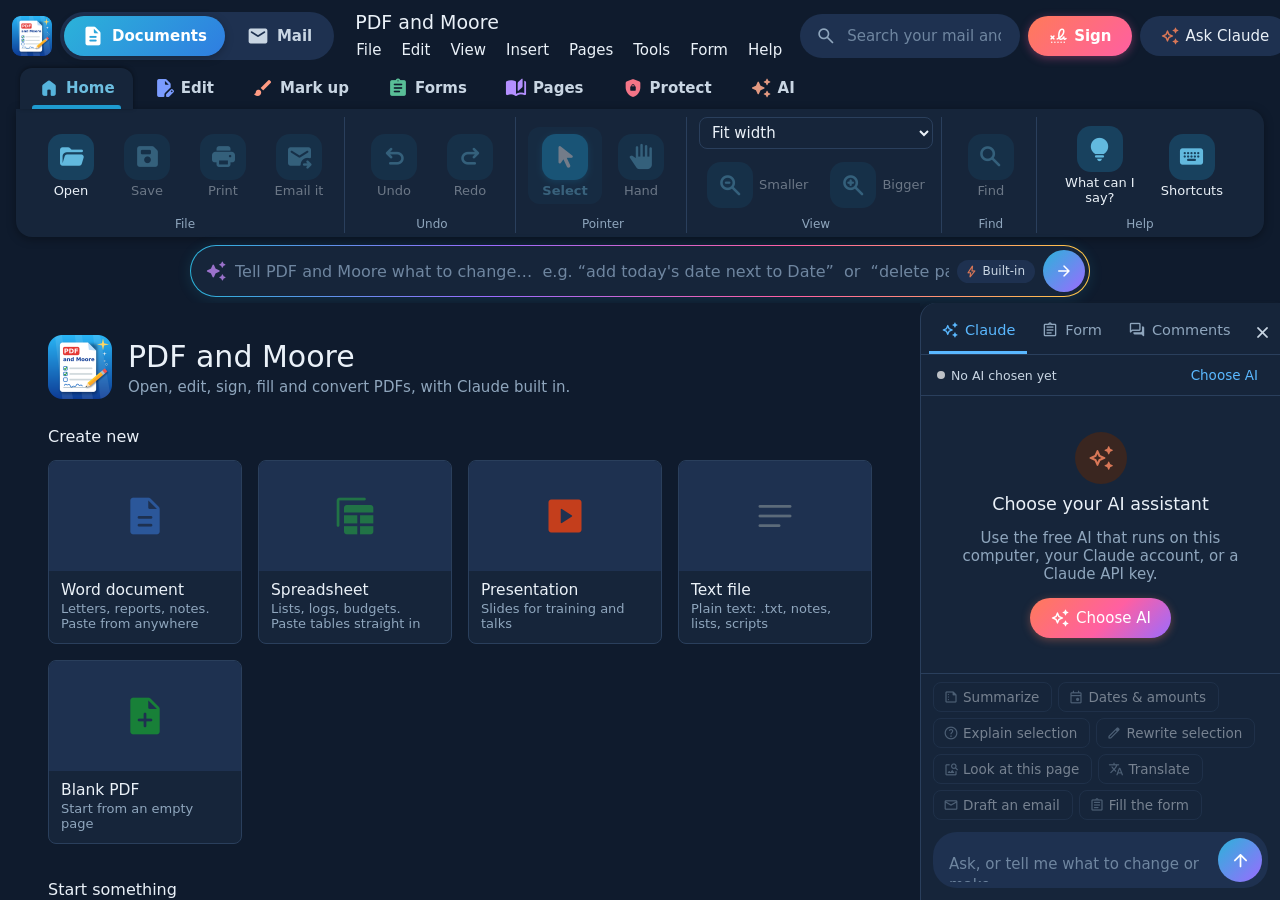
<file: PdfAndMoore/wwwroot/index.html>
<!doctype html>
<html lang="en">
  <head>
    <meta charset="utf-8" />
    <meta name="viewport" content="width=device-width, initial-scale=1" />
    <title>PDF and Moore</title>
    <script>
      // Theme and size before the first paint (v9). Default: dark, large buttons.
      (function () {
        var p = {};
        try { p = JSON.parse(localStorage.getItem('pam.ui') || '{}'); } catch (e) {}
        document.documentElement.dataset.theme = p.theme === 'light' ? 'light' : 'dark';
        document.documentElement.dataset.size = p.textSize || 'large';
      })();
    </script>
    <link rel="stylesheet" href="css/app.css" />
    <link rel="stylesheet" href="css/theme.css" />
    <link rel="stylesheet" href="css/mail.css" />
    <link rel="icon" href="img/app.png" />
    <script src="lib/pdf-lib.min.js"></script>
    <script src="lib/fontkit.umd.min.js"></script>
    <script src="lib/tesseract/tesseract.min.js"></script>
    <script src="lib/mammoth.browser.min.js"></script>
    <script src="lib/xlsx.full.min.js"></script>
    <script src="lib/jszip.min.js"></script>
    <script src="lib/docx.umd.js"></script>
    <script src="lib/qrcode.js"></script>
  </head>
  <body data-tool="select" data-form-mode="fill" class="no-doc">
    <!-- Title bar + menus (Google Docs style) -->
    <header class="topbar">
      <img class="app-logo" src="img/app.png" alt="" title="PDF and Moore" />
      <div class="app-switch" id="appSwitch" role="tablist" aria-label="Switch between documents and email">
        <button data-app="docs" class="on" title="Documents (Ctrl+1)"><span class="ms">description</span><span>Documents</span></button>
        <button data-app="mail" title="Mail (Ctrl+2)"><span class="ms">mail</span><span>Mail</span><span id="mailBadge" class="badge hidden"></span></button>
      </div>
      <div class="title-block">
        <div class="title-row">
          <input id="docTitle" class="doc-title" value="PDF and Moore" spellcheck="false" aria-label="Document name" />
          <span id="saveState" class="save-state"></span>
        </div>
        <nav id="menubar" class="menubar" aria-label="Main menu"></nav>
      </div>
      <!-- Permanent search bar (v9.4): searches the open document, your mail and recent files. Built by js/search.js -->
      <div class="gsearch-wrap">
        <div id="globalSearch" class="gsearch" role="search">
          <span class="ms gs-glass">search</span>
          <input id="gsInput" type="text" autocomplete="off" spellcheck="false" aria-label="Search documents and mail" placeholder="Search" />
          <span id="gsCount" class="gs-count" aria-live="polite"></span>
          <button id="gsPrev" class="icon-btn small gs-step" title="Previous match (Shift+Enter)" tabindex="-1"><span class="ms">keyboard_arrow_up</span></button>
          <button id="gsNext" class="icon-btn small gs-step" title="Next match (Enter)" tabindex="-1"><span class="ms">keyboard_arrow_down</span></button>
          <button id="gsClear" class="icon-btn small gs-clear" title="Clear (Esc)" tabindex="-1"><span class="ms">close</span></button>
        </div>
        <div id="gsPop" class="gs-pop" role="listbox"></div>
      </div>
      <div class="top-actions">
        <button id="btnSign" class="btn sign-btn" title="Sign this document: draw, type, use a picture, or sign on your phone (Ctrl+Shift+G)"><span class="ms">signature</span><span>Sign</span></button>
        <button id="btnClaudeTop" class="btn btn-tonal claude-btn" title="Ask Claude (Ctrl+J)"><span class="ms">auto_awesome</span><span>Ask Claude</span></button>
        <button id="btnPrint" class="btn btn-tonal print-btn" title="Print the open document or email (Ctrl+P)"><span class="ms">print</span><span>Print</span></button>
        <button id="btnSave" class="btn btn-primary save-btn" title="Save (Ctrl+S)"><span class="ms">save</span><span>Save</span></button>
        <button id="btnSettings" class="icon-btn" title="Settings"><span class="ms">settings</span></button>
        <!-- v9.9 Profiles: who is signed in (click to sign out, switch person or manage people) -->
        <button id="btnProfile" class="profile-btn" title="Signed in" aria-label="Signed in"><span id="profileInitial"></span></button>
      </div>
    </header>

    <!-- Ribbon: colorful tabs of big, labeled tools -->
    <div class="ribbon-wrap">
      <div id="ribbonTabs" class="ribbon-tabs" role="tablist"></div>
      <div id="ribbon" class="ribbon" role="toolbar" aria-label="Tools"></div>
    </div>

    <!-- Tell it what to change -->
    <div class="command-wrap">
      <div class="command-bar" id="commandBar">
        <span class="ms cmd-spark">auto_awesome</span>
        <input id="commandInput" autocomplete="off" spellcheck="true" placeholder="Tell PDF and Moore what to change…  e.g. “add today's date next to Date”  or  “delete page 2”" />
        <span id="commandEngine" class="cmd-engine" title="Which AI helps when a request needs one"></span>
        <button id="commandGo" class="cmd-go" title="Do it (Enter)"><span class="ms">arrow_forward</span></button>
      </div>
      <div id="commandPop" class="command-pop"></div>
    </div>

    <!-- Shown when something on the page is selected -->
    <div id="contextBar" class="context-bar"></div>

    <main class="workspace">
      <aside id="sidebar" class="sidebar">
        <div class="sidebar-head"><span>Pages</span><button class="icon-btn small" id="btnOrganize" title="Organize pages"><span class="ms">grid_view</span></button></div>
        <div id="thumbs" class="thumbs"></div>
      </aside>

      <section id="viewer" class="viewer" tabindex="-1">
        <div id="pageList" class="page-list"></div>
        <div id="startScreen" class="start-screen"></div>
      </section>

      <aside id="sidepanel" class="sidepanel">
        <div class="panel-tabs">
          <button class="panel-tab active" data-panel="claude"><span class="ms">auto_awesome</span>Claude</button>
          <button class="panel-tab" data-panel="form"><span class="ms">assignment</span>Form</button>
          <button class="panel-tab" data-panel="comments"><span class="ms">forum</span>Comments</button>
          <button class="icon-btn small panel-close" id="btnClosePanel" title="Close panel"><span class="ms">close</span></button>
        </div>
        <div class="panel-body" data-body="claude">
          <div id="claudeAccount" class="claude-account"></div>
          <div id="claudeChat" class="claude-chat"></div>
          <div id="claudeChips" class="chips"></div>
          <div class="claude-input-row">
            <textarea id="claudeInput" rows="1" placeholder="Ask, or tell me what to change or make…"></textarea>
            <button id="claudeSend" class="icon-btn send-btn" title="Send"><span class="ms">arrow_upward</span></button>
          </div>
        </div>
        <div class="panel-body hidden" data-body="form"><div id="formPanel" class="form-panel"></div></div>
        <div class="panel-body hidden" data-body="comments"><div id="commentsPanel" class="comments-panel"></div></div>
      </aside>
    </main>

    <!-- Mail tab (v9): built by js/mail.js -->
    <section id="mailView" class="mail-view" aria-label="Mail"></section>

    <!-- Page counter & zoom (bottom) -->
    <div id="pageCounter" class="page-counter"></div>

    <!-- Floating menu shown when text is selected -->
    <div id="selMenu" class="sel-menu">
      <button data-act="highlight" title="Highlight"><span class="ms" style="color: #f9ab00">ink_highlighter</span></button>
      <button data-act="underline" title="Underline"><span class="ms">format_underlined</span></button>
      <button data-act="strike" title="Strikethrough"><span class="ms">strikethrough_s</span></button>
      <button data-act="redact" title="Mark for redaction (removes it for good when applied)"><span class="ms" style="color: #d93025">ink_eraser</span></button>
      <span class="sep"></span>
      <button data-act="copy" title="Copy"><span class="ms">content_copy</span></button>
      <button data-act="claude" title="Ask Claude about this"><span class="ms">auto_awesome</span>Ask Claude</button>
    </div>

    <div id="organizer" class="organizer"></div>
    <div id="dropHint" class="drop-hint"><span class="ms">upload_file</span><div>Drop files to open them</div></div>
    <div id="busy" class="busy"><div class="busy-box"><div class="spinner"></div><div id="busyText">Working…</div><div class="busy-bar"><div id="busyProgress"></div></div></div></div>
    <div id="toast" class="toast" role="status"></div>
    <div id="printArea" class="print-area"></div>

    <script type="module" src="js/app.js"></script>
  </body>
</html>
</file>
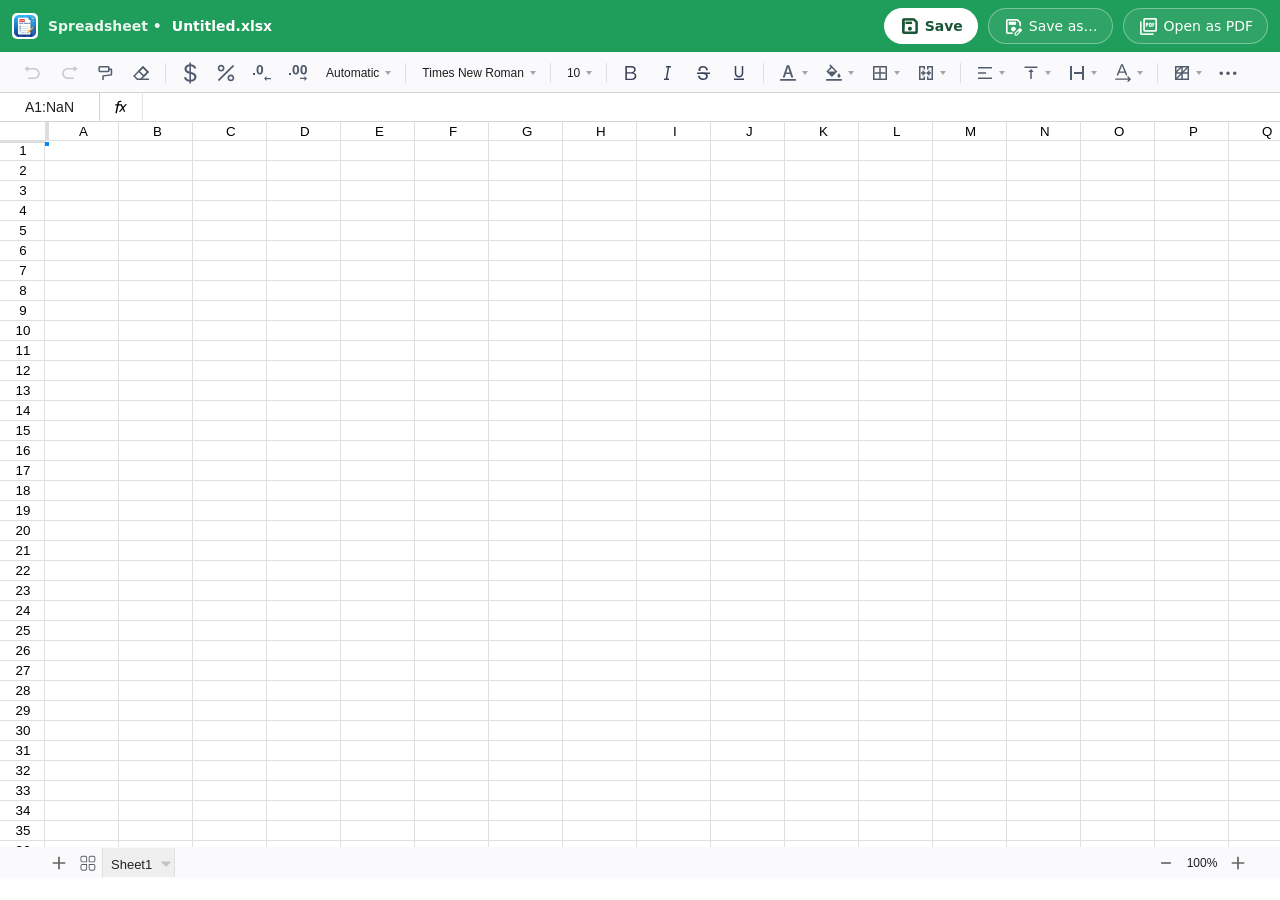
<file: PdfAndMoore/wwwroot/office/sheet.html>
<!doctype html>
<html lang="en">
<head>
  <meta charset="utf-8" />
  <title>Spreadsheet - PDF and Moore</title>
  <link rel="stylesheet" href="lib/sheet.css" />
  <script>
    // v9: same theme and size as the main window (Dark by default).
    (function () { var p = {}; try { p = JSON.parse(localStorage.getItem('pam.ui') || '{}'); } catch (e) {}
      document.documentElement.dataset.theme = p.theme === 'light' ? 'light' : 'dark';
      document.documentElement.dataset.size = p.textSize || 'large'; })();
  </script>
  <link rel="stylesheet" href="office.css" />
</head>
<body>
  <!-- Spreadsheets are edited with FortuneSheet + FortuneExcel (MIT). Older formats are converted with SheetJS. -->
  <script src="lib/sheet.js"></script>
  <script src="../lib/xlsx.full.min.js"></script>
  <script src="office.js"></script>
  <script>
    (function () {
      let sheet = null;
      let isCsv = false;
      const XLSX_MIME = 'application/vnd.openxmlformats-officedocument.spreadsheetml.sheet';

      OfficeShell.start({
        kind: 'sheet',
        print: false,
        saveExt: (orig) => (orig === 'csv' ? 'csv' : 'xlsx'),
        async mount(container, api) {
          const host = document.createElement('div');
          host.style.cssText = 'position:absolute;inset:0';
          container.append(host);
          sheet = await MooreSheet.mount(host, { onChange: () => api.markDirty() });
        },
        async load(bytes, name, ext) {
          isCsv = ext === 'csv';
          if (ext === 'xlsx' || ext === 'xlsm' || ext === 'csv') {
            await sheet.load(new File([bytes], ext === 'xlsm' ? name.replace(/\.xlsm$/i, '.xlsx') : name, { type: isCsv ? 'text/csv' : XLSX_MIME }));
            return ext === 'xlsm' ? { notice: 'This workbook has macros. You can edit it here, but saving makes a .xlsx copy without the macros.' } : null;
          }
          // .xls, .xlsb, .ods, .tsv: convert to .xlsx first (values, formulas and sheet layout come across; most formatting doesn't).
          const wb = XLSX.read(bytes, { type: 'array', cellFormula: true, cellStyles: true });
          const xlsx = XLSX.write(wb, { type: 'array', bookType: 'xlsx' });
          const newName = name.replace(/\.[^.]+$/, '') + '.xlsx';
          await sheet.load(new File([xlsx], newName, { type: XLSX_MIME }));
          return { notice: `This .${ext} file was converted so it can be edited. Saving creates a new .xlsx file (some formatting may be simplified).` };
        },
        async blank() {
          // the editor starts with an empty sheet
        },
        async save(ext) {
          const blob = await sheet.exportBlob(ext === 'csv' ? 'csv' : 'xlsx');
          return new Uint8Array(await blob.arrayBuffer());
        },
      });
    })();
  </script>
</body>
</html>
</file>
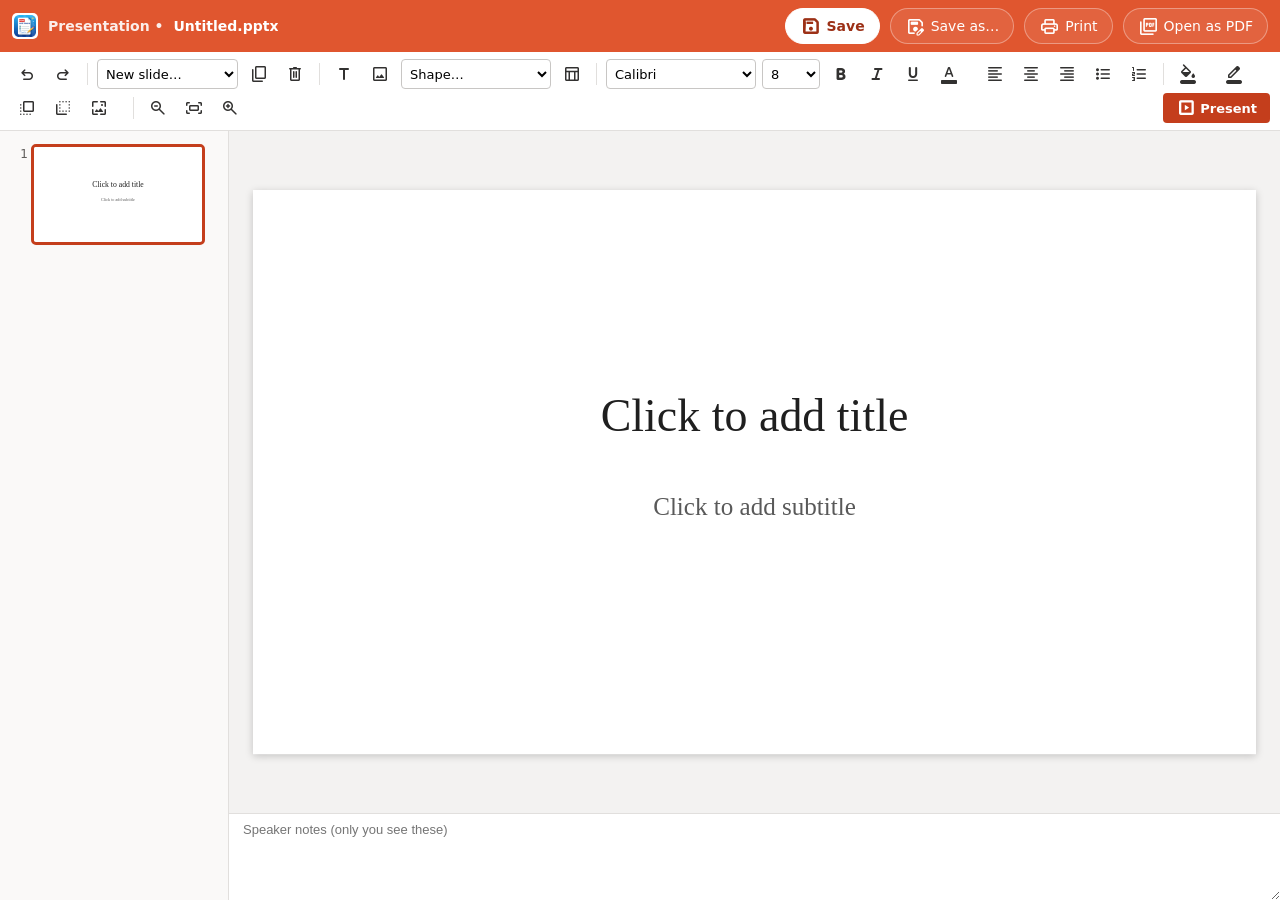
<file: PdfAndMoore/wwwroot/office/slides.html>
<!doctype html>
<html lang="en">
<head>
  <meta charset="utf-8" />
  <title>Presentation - PDF and Moore</title>
  <link rel="stylesheet" href="lib/slides.css" />
  <script>
    // v9: same theme and size as the main window (Dark by default).
    (function () { var p = {}; try { p = JSON.parse(localStorage.getItem('pam.ui') || '{}'); } catch (e) {}
      document.documentElement.dataset.theme = p.theme === 'light' ? 'light' : 'dark';
      document.documentElement.dataset.size = p.textSize || 'large'; })();
  </script>
  <link rel="stylesheet" href="office.css" />
</head>
<body>
  <!-- Presentations are opened with pptxtojson and saved with PptxGenJS (both MIT). -->
  <script src="lib/slides.js"></script>
  <script src="office.js"></script>
  <script>
    (function () {
      let ms = null;
      OfficeShell.start({
        kind: 'slides',
        print: true,
        saveExt: () => 'pptx',
        mount(container, api) {
          const host = document.createElement('div');
          host.style.cssText = 'position:absolute;inset:0';
          container.append(host);
          ms = MooreSlides.mount(host, { onChange: () => api.markDirty() });
          // v9.7: text pasted onto a slide (not into a text box) becomes a new text box, like PowerPoint.
          // Pictures are still handled by the editor itself.
          document.addEventListener('paste', (e) => {
            if (ms.editing || ms.presenting) return;
            const a = document.activeElement;
            if (a && (/^(INPUT|TEXTAREA|SELECT)$/.test(a.tagName) || a.isContentEditable)) return;
            const items = [...((e.clipboardData && e.clipboardData.items) || [])];
            if (items.some((i) => i.type.startsWith('image/'))) return;
            const text = (e.clipboardData && e.clipboardData.getData('text/plain')) || '';
            if (!text.trim()) return;
            e.preventDefault();
            ms.addText();
            document.execCommand('insertText', false, text.replace(/\r\n/g, '\n'));
          });
        },
        async load(bytes, name, ext) {
          const info = await ms.load(bytes.buffer.slice(bytes.byteOffset, bytes.byteOffset + bytes.byteLength));
          const parts = [];
          if (ext !== 'pptx') parts.push(`This is a .${ext} file; saving makes a .pptx copy.`);
          if (info.warnings && info.warnings.length) parts.push(`This file has ${info.warnings.join(', ')}, which can't be edited here and won't be kept when you save.`);
          parts.push('Animations and transitions aren’t kept when you save. The original is backed up the first time you save.');
          return { notice: parts.join(' ') };
        },
        blank() {
          ms.newBlank();
        },
        async save() {
          return ms.exportPptx();
        },
        beforePrint(area) {
          ms.buildPrintView(area);
        },
      });
    })();
  </script>
</body>
</html>
</file>
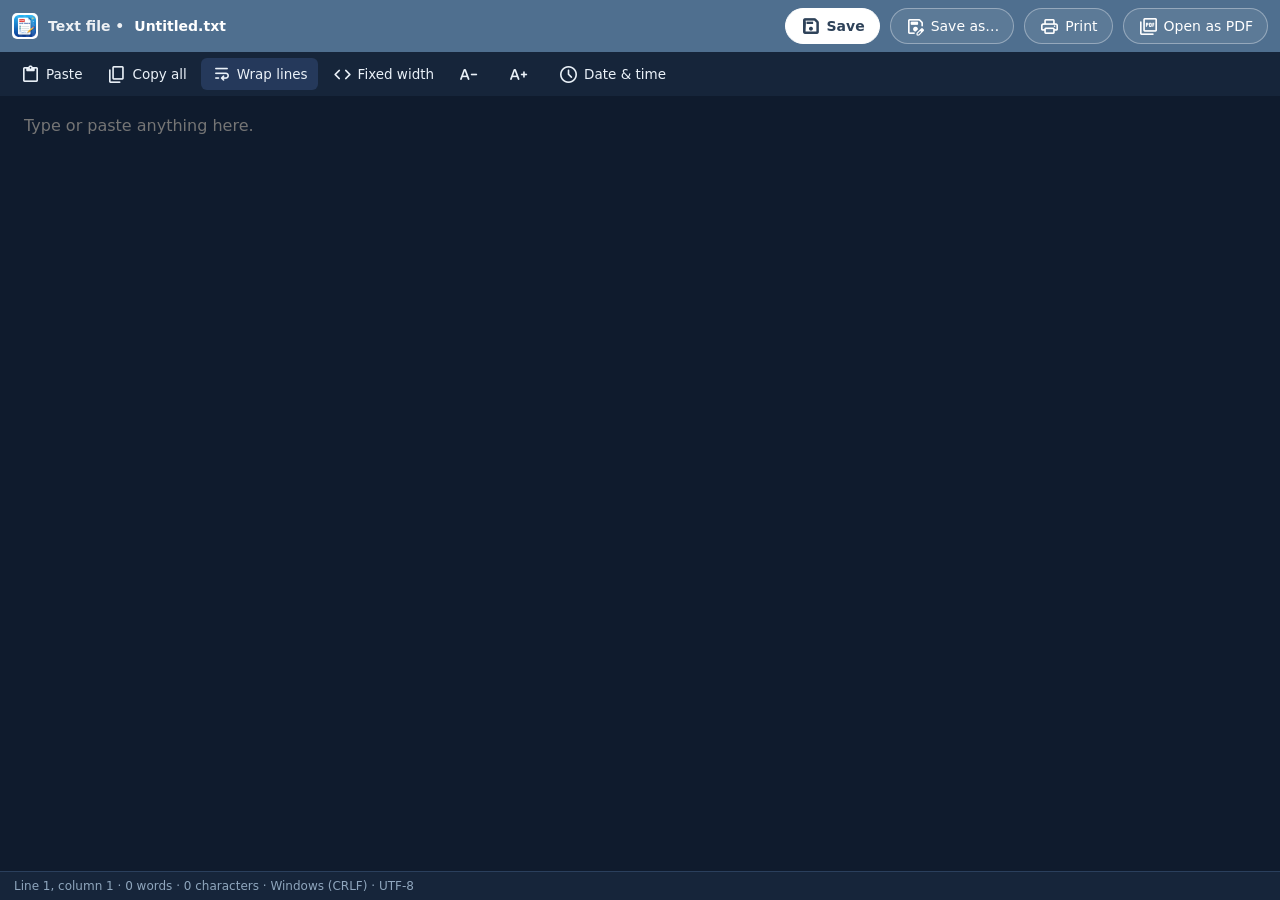
<file: PdfAndMoore/wwwroot/office/text.html>
<!doctype html>
<html lang="en">
<head>
  <meta charset="utf-8" />
  <title>Text file - PDF and Moore</title>
  <script>
    // Same theme and size as the main window (Dark by default).
    (function () { var p = {}; try { p = JSON.parse(localStorage.getItem('pam.ui') || '{}'); } catch (e) {}
      document.documentElement.dataset.theme = p.theme === 'light' ? 'light' : 'dark';
      document.documentElement.dataset.size = p.textSize || 'large'; })();
  </script>
  <link rel="stylesheet" href="office.css" />
</head>
<body>
  <!-- v9.7: plain text files (.txt, notes, .md, .json, .csv-free lists, scripts…): a Notepad that saves exactly what you type. -->
  <script src="office.js"></script>
  <script>
    (function () {
      const PREFS = 'pam.textEditor';
      let prefs = { wrap: true, size: 16, mono: false };
      try { prefs = { ...prefs, ...JSON.parse(localStorage.getItem(PREFS) || '{}') }; } catch (e) {}
      const savePrefs = () => { try { localStorage.setItem(PREFS, JSON.stringify(prefs)); } catch (e) {} };

      let area = null;
      let status = null;
      let crlf = true; // Windows line endings unless the file came with plain \n
      let bom = false;

      function apply() {
        area.style.whiteSpace = prefs.wrap ? 'pre-wrap' : 'pre';
        area.style.overflowX = prefs.wrap ? 'hidden' : 'auto';
        area.wrap = prefs.wrap ? 'soft' : 'off';
        area.style.fontSize = prefs.size + 'px';
        area.style.fontFamily = prefs.mono ? 'Consolas, "Cascadia Mono", monospace' : '"Segoe UI", system-ui, sans-serif';
        document.querySelector('[data-t="wrap"]').classList.toggle('on', prefs.wrap);
        document.querySelector('[data-t="mono"]').classList.toggle('on', prefs.mono);
      }
      function count() {
        const v = area.value;
        const before = v.slice(0, area.selectionStart);
        const line = before.split('\n').length;
        const col = before.length - before.lastIndexOf('\n');
        const words = (v.match(/\S+/g) || []).length;
        status.textContent = `Line ${line}, column ${col}   ·   ${words.toLocaleString()} words   ·   ${v.length.toLocaleString()} characters   ·   ${crlf ? 'Windows (CRLF)' : 'Unix (LF)'}   ·   UTF-8`;
      }

      function decode(bytes) {
        bom = false;
        if (bytes[0] === 0xff && bytes[1] === 0xfe) return new TextDecoder('utf-16le').decode(bytes.subarray(2));
        if (bytes[0] === 0xfe && bytes[1] === 0xff) return new TextDecoder('utf-16be').decode(bytes.subarray(2));
        if (bytes[0] === 0xef && bytes[1] === 0xbb && bytes[2] === 0xbf) { bom = true; bytes = bytes.subarray(3); }
        try { return new TextDecoder('utf-8', { fatal: true }).decode(bytes); }
        catch (e) { return new TextDecoder('windows-1252').decode(bytes); } // older Notepad files
      }

      OfficeShell.start({
        kind: 'text',
        print: true,
        saveExt: (orig) => orig || 'txt',
        mount(container, api) {
          const tb = (t, icon, label, title, fn) => {
            const b = document.createElement('button');
            b.className = 'tx-btn'; b.type = 'button'; b.title = title; b.dataset.t = t;
            b.innerHTML = `<span class="ob-ic">${icon}</span><span>${label}</span>`;
            b.addEventListener('mousedown', (e) => e.preventDefault());
            b.addEventListener('click', fn);
            return b;
          };
          const bar = document.createElement('div');
          bar.className = 'tx-bar';
          bar.append(
            tb('paste', 'content_paste', 'Paste', 'Paste (Ctrl+V)', async () => {
              try {
                const t = await navigator.clipboard.readText();
                area.focus();
                document.execCommand('insertText', false, t);
              } catch (e) { area.focus(); api.toast('Press Ctrl+V to paste.'); }
            }),
            tb('copy', 'content_copy', 'Copy all', 'Copy everything', async () => {
              try { await navigator.clipboard.writeText(area.value); api.toast('Copied everything.'); } catch (e) { area.select(); document.execCommand('copy'); }
            }),
            tb('wrap', 'wrap_text', 'Wrap lines', 'Wrap long lines to the window', () => { prefs.wrap = !prefs.wrap; savePrefs(); apply(); }),
            tb('mono', 'code', 'Fixed width', 'Fixed-width letters (good for lists that line up, code and logs)', () => { prefs.mono = !prefs.mono; savePrefs(); apply(); }),
            tb('smaller', 'text_decrease', '', 'Smaller text (Ctrl+-)', () => { prefs.size = Math.max(10, prefs.size - 2); savePrefs(); apply(); }),
            tb('bigger', 'text_increase', '', 'Bigger text (Ctrl+=)', () => { prefs.size = Math.min(40, prefs.size + 2); savePrefs(); apply(); }),
            tb('time', 'schedule', 'Date & time', 'Insert today’s date and time (F5)', () => insertNow())
          );
          area = document.createElement('textarea');
          area.className = 'tx-area';
          area.spellcheck = true;
          area.placeholder = 'Type or paste anything here.';
          status = document.createElement('div');
          status.className = 'tx-status';
          container.append(bar, area, status);
          area.addEventListener('input', () => { api.markDirty(); count(); });
          ['keyup', 'click', 'select'].forEach((ev) => area.addEventListener(ev, count));
          // Tab types a tab (like Notepad) instead of jumping out of the box.
          area.addEventListener('keydown', (e) => {
            if (e.key === 'Tab' && !e.ctrlKey && !e.altKey) { e.preventDefault(); document.execCommand('insertText', false, '\t'); }
            else if (e.key === 'F5') { e.preventDefault(); insertNow(); }
          });
          document.addEventListener('keydown', (e) => {
            if (!(e.ctrlKey || e.metaKey)) return;
            if (e.key === '=' || e.key === '+') { e.preventDefault(); prefs.size = Math.min(40, prefs.size + 2); savePrefs(); apply(); }
            else if (e.key === '-') { e.preventDefault(); prefs.size = Math.max(10, prefs.size - 2); savePrefs(); apply(); }
          });
          apply();
          count();
          setTimeout(() => area.focus(), 50);
        },
        async load(bytes) {
          const text = decode(bytes);
          crlf = /\r\n/.test(text) || !/\n/.test(text);
          area.value = text.replace(/\r\n/g, '\n');
          area.setSelectionRange(0, 0);
          count();
          return null;
        },
        blank() { area.value = ''; crlf = true; count(); },
        async save() {
          let t = area.value;
          if (crlf) t = t.replace(/\r?\n/g, '\r\n');
          const body = new TextEncoder().encode(t);
          if (!bom) return body;
          const out = new Uint8Array(body.length + 3);
          out.set([0xef, 0xbb, 0xbf]);
          out.set(body, 3);
          return out;
        },
        beforePrint(printArea) {
          printArea.innerHTML = '';
          const pre = document.createElement('pre');
          pre.className = 'tx-print';
          pre.style.fontFamily = area.style.fontFamily;
          pre.textContent = area.value;
          printArea.append(pre);
        },
      });

      function insertNow() {
        const d = new Date();
        const p = (n) => String(n).padStart(2, '0');
        const text = `${d.toLocaleDateString('en-US', { month: 'short', day: 'numeric', year: 'numeric' })} ${p(d.getHours())}${p(d.getMinutes())}`;
        area.focus();
        document.execCommand('insertText', false, text);
      }
    })();
  </script>
</body>
</html>
</file>
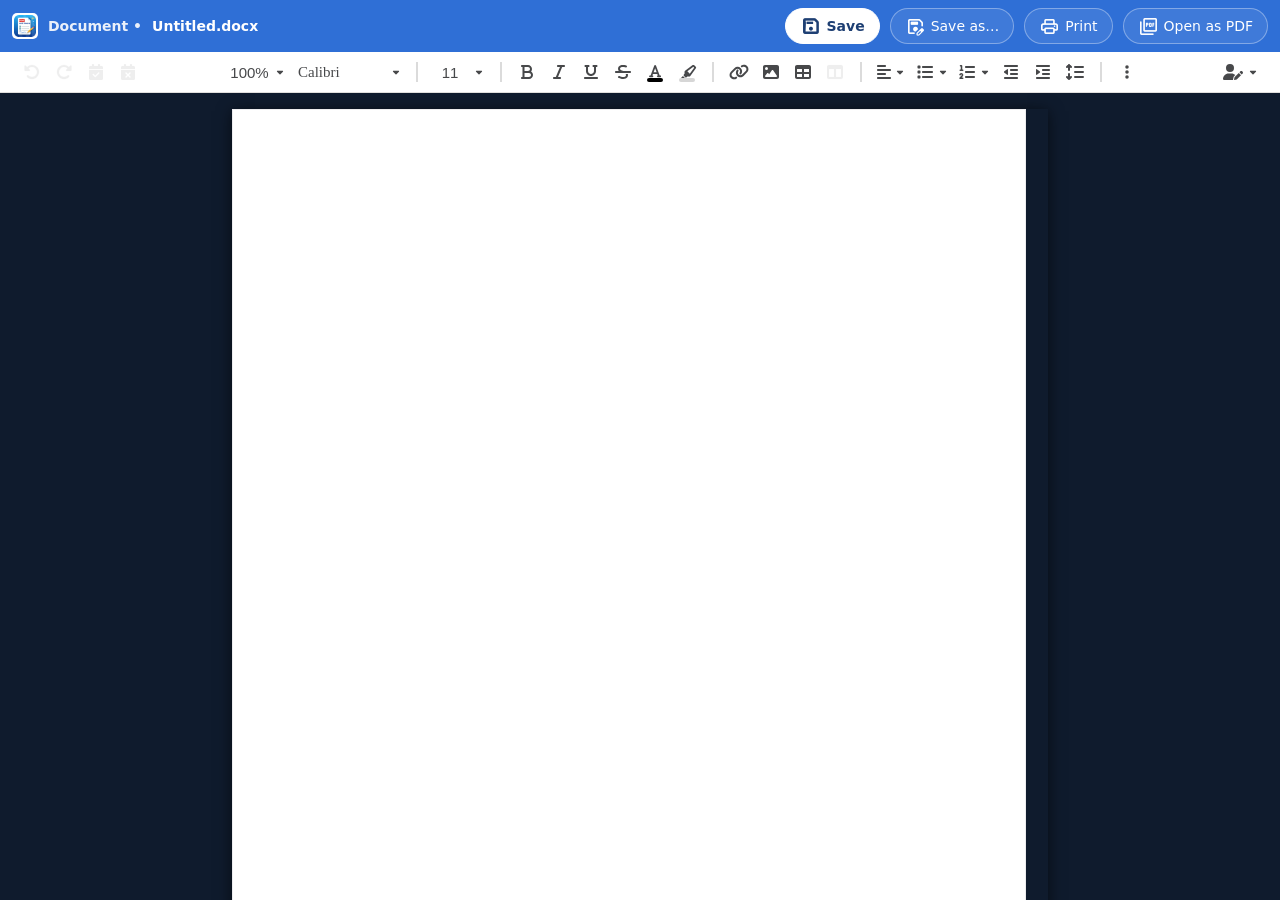
<file: PdfAndMoore/wwwroot/office/word.html>
<!doctype html>
<html lang="en">
<head>
  <meta charset="utf-8" />
  <title>Document - PDF and Moore</title>
  <link rel="stylesheet" href="lib/superdoc.min.css" />
  <script>
    // v9: same theme and size as the main window (Dark by default).
    (function () { var p = {}; try { p = JSON.parse(localStorage.getItem('pam.ui') || '{}'); } catch (e) {}
      document.documentElement.dataset.theme = p.theme === 'light' ? 'light' : 'dark';
      document.documentElement.dataset.size = p.textSize || 'large'; })();
  </script>
  <link rel="stylesheet" href="office.css" />
</head>
<body>
  <!-- Word documents are edited with SuperDoc (open source, AGPL-3.0, superdoc.dev). -->
  <script src="lib/superdoc.min.js"></script>
  <script src="../lib/docx.umd.js"></script>
  <script src="office.js"></script>
  <script>
    (function () {
      let sd = null;
      let shellApi = null;

      function open(file) {
        return new Promise((resolve, reject) => {
          if (sd) { try { sd.destroy && sd.destroy(); } catch (e) {} }
          const wrap = document.querySelector('.word-wrap');
          wrap.innerHTML = '<div id="sd-toolbar"></div><div id="sd-doc"></div>';
          const SD = window.SuperDoc.SuperDoc || window.SuperDoc;
          sd = new SD({
            selector: '#sd-doc',
            toolbar: '#sd-toolbar',
            document: file,
            documentMode: 'editing',
            telemetry: { enabled: false },
            user: { name: 'Me', email: 'me@pdfandmoore.local' },
            onReady: () => resolve(),
            onEditorUpdate: () => shellApi && shellApi.markDirty(),
            onException: (e) => reject(new Error((e && e.error && e.error.message) || 'The document could not be opened.')),
          });
        });
      }

      async function blankDocx() {
        const D = window.docx;
        const doc = new D.Document({
          styles: { default: { document: { run: { font: 'Calibri', size: 22 } } } },
          sections: [{ properties: {}, children: [new D.Paragraph('')] }],
        });
        return D.Packer.toBlob(doc);
      }

      async function textToDocx(text) {
        const D = window.docx;
        const paras = text.replace(/\r\n/g, '\n').replace(/^\uFEFF/, '').split('\n').map((line) => new D.Paragraph({ children: [new D.TextRun(line)] }));
        const doc = new D.Document({
          styles: { default: { document: { run: { font: 'Calibri', size: 22 } } } },
          sections: [{ properties: {}, children: paras.length ? paras : [new D.Paragraph('')] }],
        });
        return D.Packer.toBlob(doc);
      }

      OfficeShell.start({
        kind: 'word',
        print: true,
        saveExt: () => 'docx',
        mount(container, api) {
          shellApi = api;
          container.innerHTML = '<div class="word-wrap"></div>';
        },
        async load(bytes, name, ext) {
          if (ext === 'txt') {
            // v9.8: text from KonaSnap becomes a Word document, one paragraph per paragraph.
            const blob = await textToDocx(new TextDecoder('utf-8').decode(bytes));
            const docName = name.replace(/\.txt$/i, '.docx');
            await open(new File([blob], docName, { type: blob.type }));
            return { renamed: docName };
          }
          await open(new File([bytes], name.replace(/\.(docm|dotx)$/i, '.docx'), { type: 'application/vnd.openxmlformats-officedocument.wordprocessingml.document' }));
          if (ext !== 'docx') {
            return { notice: `This is a .${ext} file. Saving makes a .docx copy (macros and template settings aren't kept).` };
          }
          return null;
        },
        async blank() {
          const blob = await blankDocx();
          await open(new File([blob], 'Untitled.docx', { type: blob.type }));
        },
        async save() {
          const blob = await sd.export({ triggerDownload: false });
          return new Uint8Array(await blob.arrayBuffer());
        },
      });
    })();
  </script>
</body>
</html>
</file>
<file: PdfAndMoore/wwwroot/css/app.css>
/* PDF and Moore — Google Docs–style interface */
@font-face {
  font-family: 'Material Symbols Rounded';
  font-style: normal;
  font-weight: 100 700;
  font-display: block;
  src: url('../lib/icons/material-symbols-rounded.woff2') format('woff2');
}

:root {
  --bg: #f9fbfd;
  --surface: #ffffff;
  --surface-2: #f0f4f9;
  --toolbar: #edf2fa;
  --hover: rgba(68, 71, 70, 0.08);
  --press: rgba(68, 71, 70, 0.14);
  --text: #1f1f1f;
  --text-2: #444746;
  --muted: #5f6368;
  --line: #dadce0;
  --blue: #0b57d0;
  --blue-soft: #d3e3fd;
  --primary-btn: #c2e7ff;
  --primary-btn-text: #001d35;
  --danger: #b3261e;
  --green: #188038;
  --shadow-1: 0 1px 2px rgba(60, 64, 67, 0.3), 0 1px 3px 1px rgba(60, 64, 67, 0.15);
  --shadow-2: 0 2px 6px 2px rgba(60, 64, 67, 0.15), 0 1px 2px rgba(60, 64, 67, 0.3);
  --radius: 8px;
  --font: 'Segoe UI Variable Text', 'Segoe UI', system-ui, -apple-system, Roboto, Arial, sans-serif;
  --sidebar-w: 184px;
  --panel-w: 360px;
}

* { box-sizing: border-box; }
html, body { height: 100%; margin: 0; }
body {
  font-family: var(--font);
  font-size: 14px;
  color: var(--text);
  background: var(--bg);
  display: flex;
  flex-direction: column;
  overflow: hidden;
  -webkit-font-smoothing: antialiased;
}
button, input, select, textarea { font: inherit; color: inherit; }
button { cursor: pointer; }
.hidden { display: none !important; }
.muted { color: var(--muted); }
.hint { color: var(--muted); font-size: 12px; line-height: 1.45; margin: 6px 0; }
.grow { flex: 1; }

.ms {
  font-family: 'Material Symbols Rounded';
  font-weight: normal;
  font-style: normal;
  font-size: 20px;
  line-height: 1;
  letter-spacing: normal;
  text-transform: none;
  display: inline-block;
  white-space: nowrap;
  direction: ltr;
  font-feature-settings: 'liga';
  -webkit-font-feature-settings: 'liga';
  font-variation-settings: 'FILL' 0, 'wght' 400, 'GRAD' 0, 'opsz' 20;
  user-select: none;
  vertical-align: middle;
}

/* ---------- top bar ---------- */
.topbar {
  display: flex;
  align-items: center;
  gap: 8px;
  padding: 8px 16px 0 12px;
  background: var(--bg);
  flex: none;
}
.app-logo { width: 40px; height: 40px; flex: none; display: block; }
.app-logo .ms { font-size: 26px; }
.title-block { flex: 1; min-width: 0; }
.title-row { display: flex; align-items: center; gap: 8px; }
.doc-title {
  font-size: 18px;
  border: 1px solid transparent;
  border-radius: 4px;
  padding: 2px 6px;
  background: transparent;
  min-width: 120px;
  max-width: 60vw;
  field-sizing: content;
}
.doc-title:hover { border-color: var(--line); }
.doc-title:focus { outline: 2px solid var(--blue); background: #fff; }
.save-state { color: var(--muted); font-size: 12px; display: inline-flex; align-items: center; gap: 4px; }
.save-state .ms { font-size: 18px; }

.menubar { display: flex; gap: 0; margin-left: -2px; }
.menu-top {
  background: none; border: 0; padding: 3px 7px; border-radius: 4px; font-size: 14px; color: var(--text);
}
.menu-top:hover, .menu-top.open { background: var(--hover); }
.menu-pop {
  position: fixed; z-index: 1000;
  background: #fff; border-radius: 6px; box-shadow: var(--shadow-2);
  padding: 6px 0; min-width: 240px; max-height: 80vh; overflow: auto;
}
.menu-item {
  display: flex; align-items: center; gap: 12px; width: 100%;
  background: none; border: 0; padding: 6px 16px 6px 12px; text-align: left; font-size: 14px; color: var(--text);
}
.menu-item:hover:not(:disabled) { background: var(--hover); }
.menu-item:disabled { color: #a0a0a0; cursor: default; }
.menu-item .ms { color: var(--text-2); font-size: 20px; width: 20px; }
.menu-item:disabled .ms { color: #bbb; }
.menu-item .kbd { margin-left: auto; color: var(--muted); font-size: 12px; padding-left: 24px; }
.menu-sep { height: 1px; background: var(--line); margin: 6px 0; }
.menu-head { padding: 6px 16px 2px; color: var(--muted); font-size: 12px; }

.top-actions { display: flex; align-items: center; gap: 8px; }
.btn {
  display: inline-flex; align-items: center; justify-content: center; gap: 6px;
  border: 0; border-radius: 20px; padding: 8px 18px; font-weight: 500; font-size: 14px; white-space: nowrap;
  transition: background 0.15s, box-shadow 0.15s;
}
.btn .ms { font-size: 18px; }
.btn-primary { background: var(--primary-btn); color: var(--primary-btn-text); }
.btn-primary:hover { box-shadow: var(--shadow-1); background: #b3dffc; }
.btn-tonal { background: var(--surface-2); color: var(--text); }
.btn-tonal:hover { background: #e3e8ee; }
.btn-text { background: none; color: var(--blue); padding: 8px 12px; }
.btn-text:hover { background: rgba(11, 87, 208, 0.08); }
.btn-text.danger { color: var(--danger); }
.claude-btn .ms { color: #d97757; }
.icon-btn {
  width: 40px; height: 40px; border-radius: 50%; border: 0; background: none;
  display: inline-grid; place-items: center; color: var(--text-2); flex: none;
}
.icon-btn:hover { background: var(--hover); }
.icon-btn.small { width: 30px; height: 30px; }
.icon-btn.small .ms { font-size: 18px; }

/* ---------- toolbar ---------- */
.toolbar-wrap { padding: 6px 16px 8px; flex: none; }
.toolbar {
  display: flex; align-items: center; gap: 1px; flex-wrap: nowrap; overflow-x: auto; overflow-y: hidden;
  background: var(--toolbar); border-radius: 24px; padding: 3px 10px; min-height: 40px;
  scrollbar-width: none;
}
.toolbar::-webkit-scrollbar { display: none; }
.tb-btn {
  height: 30px; min-width: 30px; padding: 0 5px; border: 0; border-radius: 4px; background: none;
  display: inline-flex; align-items: center; justify-content: center; gap: 4px; color: var(--text-2); flex: none;
}
.tb-btn:hover:not(:disabled) { background: var(--hover); }
.tb-btn.active { background: var(--blue-soft); color: #041e49; }
.tb-btn:disabled { opacity: 0.38; cursor: default; }
.tb-btn.labeled { padding: 0 8px; font-size: 13px; }
.tb-sep { width: 1px; height: 20px; background: #c7c7c7; margin: 0 6px; flex: none; }
.tb-select {
  height: 28px; border: 0; border-radius: 4px; background: transparent; padding: 0 4px; color: var(--text); flex: none;
}
.tb-select:hover { background: var(--hover); }
.tb-zoom { width: 96px; }
.tb-color { position: relative; }
.tb-color input[type='color'] { position: absolute; inset: 0; opacity: 0; cursor: pointer; width: 100%; height: 100%; }
.tb-color .swatch { position: absolute; left: 6px; right: 6px; bottom: 3px; height: 4px; border-radius: 1px; }
.tb-num { width: 46px; height: 26px; border: 1px solid #c7c7c7; border-radius: 4px; text-align: center; background: #fff; flex: none; }

/* ---------- workspace ---------- */
.workspace { flex: 1; display: flex; min-height: 0; position: relative; }
.sidebar {
  width: var(--sidebar-w); flex: none; display: flex; flex-direction: column; border-right: 1px solid transparent; min-height: 0;
}
body.hide-sidebar .sidebar { display: none; }
.sidebar-head { display: flex; align-items: center; justify-content: space-between; padding: 4px 8px 4px 16px; color: var(--muted); font-size: 12px; font-weight: 600; letter-spacing: 0.3px; text-transform: uppercase; }
.thumbs { flex: 1; overflow-y: auto; padding: 4px 12px 24px; }
.thumb { padding: 6px 6px 2px; border-radius: 8px; cursor: pointer; text-align: center; border: 2px solid transparent; position: relative; }
.thumb:hover { background: var(--hover); }
.thumb.current { border-color: var(--blue); background: rgba(11, 87, 208, 0.06); }
.thumb-frame { background: #fff; box-shadow: var(--shadow-1); display: flex; align-items: center; justify-content: center; min-height: 60px; }
.thumb-img { display: block; max-width: 100%; height: auto; }
.thumb-num { font-size: 12px; color: var(--muted); padding: 4px 0 2px; }
.thumb.drop-before::before, .thumb.drop-after::after { content: ''; position: absolute; left: 4px; right: 4px; height: 3px; background: var(--blue); border-radius: 2px; }
.thumb.drop-before::before { top: -2px; }
.thumb.drop-after::after { bottom: -2px; }

.viewer { flex: 1; overflow: auto; position: relative; min-width: 0; background: var(--bg); outline: none; }
.page-list { display: flex; flex-direction: column; align-items: center; gap: 16px; padding: 12px 24px 80px; width: max-content; min-width: 100%; }
.page { position: relative; background: #fff; box-shadow: 0 1px 3px 1px rgba(60, 64, 67, 0.15), 0 1px 2px rgba(60, 64, 67, 0.3); flex: none; }
.page-canvas { position: absolute; inset: 0; display: block; }
.page-label { position: absolute; left: -34px; top: 0; font-size: 11px; color: var(--muted); }
.annot-svg { position: absolute; inset: 0; pointer-events: none; overflow: visible; z-index: 2; }
.annot-svg .annot > * { pointer-events: all; }
.annot-svg .annot path { pointer-events: stroke; }
.annot-svg .annot .field-name { pointer-events: none; font-family: var(--font); }
body[data-tool='select'] .annot-svg .annot { cursor: move; }
body:not([data-tool='select']) .annot-svg .annot > * { pointer-events: none; }
.annot-svg .selected > * { filter: drop-shadow(0 0 1.5px rgba(11, 87, 208, 0.9)); }
.sel-outline { fill: none; stroke: var(--blue); stroke-width: 1.5; stroke-dasharray: 4 3; pointer-events: none; }
.drag-preview { pointer-events: none; }
.annot-html { position: absolute; inset: 0; pointer-events: none; z-index: 4; }
.annot-html > * { pointer-events: auto; }
body:not([data-tool='select']) .annot-html > .annot-text,
body:not([data-tool='select']) .annot-html > .annot-img { pointer-events: none; }
.annot-text {
  position: absolute; transform-origin: 0 0; line-height: 1.2; padding: 0; min-width: 4px; min-height: 1em; cursor: move; outline: none; border-radius: 1px;
}
.annot-text.selected { outline: 1.5px dashed var(--blue); outline-offset: 2px; }
.annot-text.editing { outline: 2px solid var(--blue); cursor: text; background: rgba(255, 255, 255, 0.85) !important; }
.text-width-handle { position: absolute; right: -7px; top: 50%; width: 8px; height: 16px; margin-top: -8px; background: #fff; border: 1.5px solid var(--blue); border-radius: 3px; cursor: ew-resize; }
.annot-img { position: absolute; transform-origin: 0 0; cursor: move; user-select: none; }
.annot-img.selected { outline: 1.5px dashed var(--blue); outline-offset: 2px; }
.resize-handle { position: absolute; width: 12px; height: 12px; background: #fff; border: 2px solid var(--blue); border-radius: 50%; cursor: nwse-resize; z-index: 6; }
.annot-note {
  position: absolute; width: 24px; height: 24px; border-radius: 4px 12px 12px 12px; display: grid; place-items: center; color: #3c2a00; cursor: pointer; box-shadow: var(--shadow-1);
}
.annot-note .ms { font-size: 15px; }
.annot-note.selected { outline: 2px solid var(--blue); }
.note-popup {
  position: absolute; width: 260px; background: #fff; border-radius: 8px; box-shadow: var(--shadow-2); padding: 10px; z-index: 10;
}
.note-head { display: flex; align-items: center; gap: 6px; font-weight: 600; margin-bottom: 6px; }
.note-head .ms { color: #f9ab00; }
.note-actions { display: flex; justify-content: flex-end; gap: 4px; margin-top: 6px; }

.textLayer { position: absolute; text-align: initial; inset: 0; overflow: clip; opacity: 1; line-height: 1; text-size-adjust: none; forced-color-adjust: none; transform-origin: 0 0; caret-color: CanvasText; z-index: 1; }
.textLayer :is(span, br) { color: transparent; position: absolute; white-space: pre; cursor: text; transform-origin: 0% 0%; }
.textLayer > :not(.markedContent), .textLayer .markedContent span:not(.markedContent) { z-index: 1; }
.textLayer span.markedContent { top: 0; height: 0; }
.textLayer ::selection { background: rgba(11, 87, 208, 0.28); }
.textLayer br::selection { background: transparent; }
.textLayer .endOfContent { display: block; position: absolute; inset: 100% 0 0; z-index: 0; cursor: default; user-select: none; }
.textLayer.selecting .endOfContent { top: 0; }
.textLayer span.search-hit { background: rgba(255, 213, 79, 0.55); border-radius: 2px; }
body[data-tool='edittext'] .textLayer span { cursor: pointer; }
body[data-tool='edittext'] .textLayer span:hover { outline: 1.5px solid var(--blue); background: rgba(11, 87, 208, 0.08); }

.interact-layer { position: absolute; inset: 0; z-index: 5; pointer-events: none; }
body[data-tool='hand'] .interact-layer,
body[data-tool='text'] .interact-layer,
body[data-tool='draw'] .interact-layer,
body[data-tool='rect'] .interact-layer,
body[data-tool='ellipse'] .interact-layer,
body[data-tool='line'] .interact-layer,
body[data-tool='arrow'] .interact-layer,
body[data-tool='whiteout'] .interact-layer,
body[data-tool='note'] .interact-layer,
body[data-tool='place'] .interact-layer,
body[data-tool='region'] .interact-layer,
body[data-tool='redact'] .interact-layer,
body[data-tool='lines'] .interact-layer,
body[data-tool^='field-'] .interact-layer { pointer-events: auto; }
body[data-tool='hand'] .interact-layer { cursor: grab; }
body[data-tool='text'] .interact-layer { cursor: text; }
body[data-tool='note'] .interact-layer, body[data-tool='place'] .interact-layer { cursor: copy; }
body[data-tool='draw'] .interact-layer, body[data-tool='rect'] .interact-layer, body[data-tool='ellipse'] .interact-layer,
body[data-tool='line'] .interact-layer, body[data-tool='arrow'] .interact-layer, body[data-tool='whiteout'] .interact-layer,
body[data-tool='region'] .interact-layer, body[data-tool='redact'] .interact-layer, body[data-tool^='field-'] .interact-layer { cursor: crosshair; }

/* fillable fields */
.form-layer { position: absolute; inset: 0; z-index: 3; pointer-events: none; }
.form-layer > * { pointer-events: auto; }
body[data-form-mode='edit'] .form-layer { display: none; }
.form-input {
  position: absolute; border: 0; background: rgba(66, 133, 244, 0.1); padding: 0 3px; border-radius: 2px; color: #000;
  font-family: Arial, Helvetica, sans-serif; resize: none; outline: none; line-height: 1.15;
}
.form-input.bordered { border: 1px solid #8a8a8a; }
.form-input:hover { background: rgba(66, 133, 244, 0.16); }
.form-input:focus { background: #fff; box-shadow: 0 0 0 2px var(--blue); }
textarea.form-input { padding-top: 2px; }
.form-check {
  position: absolute; margin: 0; cursor: pointer; appearance: none; -webkit-appearance: none;
  background: rgba(66, 133, 244, 0.12); border-radius: 2px; display: grid; place-items: center; color: #111; outline: none;
}
.form-check:hover { background: rgba(66, 133, 244, 0.22); }
.form-check:focus-visible { box-shadow: 0 0 0 2px var(--blue); }
.form-check:checked::after { content: '✔'; font-size: min(90%, 16px); line-height: 1; font-family: 'Segoe UI Symbol', 'Segoe UI', sans-serif; }
.form-check[type='radio'] { border-radius: 50%; }
.form-check[type='radio']:checked::after { content: '●'; }
.form-sign {
  position: absolute; border: 1.5px dashed #b06000; background: rgba(251, 188, 4, 0.12); border-radius: 3px; color: #7a4100;
  display: flex; align-items: center; justify-content: center; gap: 4px; font-size: 12px; padding: 0; overflow: hidden;
}
.form-sign .ms { font-size: 16px; }
.form-sign.signed { border-color: transparent; background: transparent; }
.form-sign.signed img { max-width: 100%; max-height: 100%; }

/* start screen */
.start-screen { display: none; padding: 32px 48px 64px; max-width: 1080px; margin: 0 auto; }
body.no-doc .start-screen { display: block; }
body.no-doc .page-list { display: none; }
.start-screen h2 { font-size: 16px; font-weight: 500; margin: 8px 0 14px; color: var(--text); }
.start-tiles { display: grid; grid-template-columns: repeat(auto-fill, minmax(160px, 1fr)); gap: 16px; margin-bottom: 36px; }
.start-tile {
  background: #fff; border: 1px solid var(--line); border-radius: 8px; padding: 0; text-align: left; overflow: hidden; transition: border-color 0.15s, box-shadow 0.15s;
}
.start-tile:hover { border-color: var(--blue); box-shadow: var(--shadow-1); }
.start-tile .tile-art { height: 110px; display: grid; place-items: center; background: var(--surface-2); }
.start-tile .tile-art .ms { font-size: 44px; font-variation-settings: 'FILL' 1, 'wght' 400, 'GRAD' 0, 'opsz' 48; }
.start-tile .tile-label { padding: 10px 12px 2px; font-weight: 500; }
.start-tile .tile-sub { padding: 0 12px 12px; color: var(--muted); font-size: 12px; }
.recent-list { background: #fff; border: 1px solid var(--line); border-radius: 8px; overflow: hidden; }
.recent-row { display: flex; align-items: center; gap: 12px; width: 100%; border: 0; background: none; padding: 10px 16px; text-align: left; border-bottom: 1px solid #eef0f2; }
.recent-row:last-child { border-bottom: 0; }
.recent-row:hover { background: var(--surface-2); }
.recent-row .ms { color: #d93025; }
.recent-row .path { color: var(--muted); font-size: 12px; margin-left: auto; max-width: 50%; overflow: hidden; text-overflow: ellipsis; white-space: nowrap; }
.start-hero { display: flex; align-items: center; gap: 16px; margin-bottom: 28px; }
.start-hero h1 { font-size: 26px; font-weight: 400; margin: 0; }
.start-hero p { margin: 4px 0 0; color: var(--muted); }

/* side panel */
.sidepanel {
  width: var(--panel-w); flex: none; display: flex; flex-direction: column; background: #fff; border-left: 1px solid var(--line);
  border-radius: 16px 0 0 0; min-height: 0; box-shadow: -1px 0 4px rgba(60, 64, 67, 0.06);
}
body.hide-panel .sidepanel { display: none; }
.panel-tabs { display: flex; align-items: center; gap: 2px; padding: 8px 6px 0 8px; border-bottom: 1px solid var(--line); }
.panel-tab {
  display: inline-flex; align-items: center; gap: 6px; border: 0; background: none; padding: 8px 10px 10px; font-weight: 500; color: var(--muted); border-bottom: 3px solid transparent; font-size: 13px;
}
.panel-tab .ms { font-size: 18px; }
.panel-tab.active { color: var(--blue); border-bottom-color: var(--blue); }
.panel-close { margin-left: auto; }
.panel-body { flex: 1; display: flex; flex-direction: column; min-height: 0; }
.claude-chat { flex: 1; overflow-y: auto; padding: 16px; display: flex; flex-direction: column; gap: 12px; }
.claude-welcome { text-align: center; margin: auto 0; padding: 20px 8px; }
.claude-logo { width: 52px; height: 52px; border-radius: 50%; display: grid; place-items: center; margin: 0 auto 10px; background: #fbeee8; color: #d97757; }
.claude-logo .ms { font-size: 28px; }
.claude-welcome h3 { margin: 0 0 6px; font-weight: 500; }
.msg { max-width: 92%; line-height: 1.5; }
.msg.user { align-self: flex-end; background: var(--blue-soft); padding: 8px 12px; border-radius: 16px 16px 4px 16px; white-space: pre-wrap; word-break: break-word; }
.msg.assistant { align-self: flex-start; }
.msg.assistant.error { color: var(--danger); }
.md p { margin: 0 0 8px; }
.md ul, .md ol { margin: 0 0 8px; padding-left: 22px; }
.md li { margin: 2px 0; }
.md h3, .md h4, .md h5, .md h6 { margin: 10px 0 4px; font-size: 14px; }
.md code { background: var(--surface-2); padding: 1px 4px; border-radius: 4px; font-family: Consolas, monospace; font-size: 12.5px; }
.md pre { background: var(--surface-2); padding: 8px; border-radius: 6px; white-space: pre-wrap; font-size: 12.5px; }
.msg-actions { display: flex; gap: 2px; margin-top: 2px; }
.mini-btn { width: 28px; height: 28px; border: 0; border-radius: 50%; background: none; display: inline-grid; place-items: center; color: var(--muted); }
.mini-btn:hover { background: var(--hover); color: var(--text); }
.mini-btn .ms { font-size: 17px; }
.typing { display: flex; gap: 4px; padding: 6px 2px; }
.typing span { width: 7px; height: 7px; border-radius: 50%; background: #d97757; animation: blink 1.2s infinite both; }
.typing span:nth-child(2) { animation-delay: 0.2s; }
.typing span:nth-child(3) { animation-delay: 0.4s; }
@keyframes blink { 0%, 80%, 100% { opacity: 0.25; } 40% { opacity: 1; } }
.chips { display: flex; flex-wrap: wrap; gap: 6px; padding: 8px 12px 4px; border-top: 1px solid #eef0f2; }
.chip {
  display: inline-flex; align-items: center; gap: 4px; border: 1px solid var(--line); background: #fff; border-radius: 8px; padding: 4px 10px 4px 7px; font-size: 12.5px; color: var(--text-2);
}
.chip .ms { font-size: 16px; color: var(--muted); }
.chip:hover:not(:disabled) { background: var(--surface-2); }
.chip.active { background: var(--blue-soft); border-color: var(--blue-soft); color: #041e49; }
.chip:disabled { opacity: 0.45; cursor: default; }
.claude-input-row { display: flex; align-items: flex-end; gap: 6px; margin: 8px 12px 12px; background: var(--surface-2); border-radius: 24px; padding: 6px 6px 6px 16px; }
.claude-input-row textarea { flex: 1; border: 0; background: transparent; resize: none; outline: none; padding: 7px 0; max-height: 160px; line-height: 1.4; }
.send-btn { width: 36px; height: 36px; background: var(--blue); color: #fff; }
.send-btn:hover { background: #0842a0; }

.form-panel, .comments-panel { flex: 1; overflow-y: auto; padding: 14px 16px 24px; }
.seg { display: flex; border: 1px solid #747775; border-radius: 20px; overflow: hidden; margin-bottom: 12px; }
.seg-btn { flex: 1; border: 0; background: none; padding: 7px 8px; font-weight: 500; display: inline-flex; align-items: center; justify-content: center; gap: 4px; }
.seg-btn + .seg-btn { border-left: 1px solid #747775; }
.seg-btn.active { background: var(--blue-soft); color: #041e49; }
.seg-btn .ms { font-size: 18px; }
.panel-label { font-size: 12px; font-weight: 600; color: var(--muted); margin: 14px 0 6px; text-transform: uppercase; letter-spacing: 0.3px; }
.field-tools { display: flex; flex-wrap: wrap; gap: 6px; }
.panel-actions { display: flex; flex-wrap: wrap; gap: 6px; margin-top: 10px; }
.panel-actions .btn { padding: 6px 12px; font-size: 13px; }
.props-card { background: var(--surface-2); border-radius: 12px; padding: 4px 12px 10px; margin-top: 12px; }
.field-list { display: flex; flex-direction: column; }
.list-sub { font-size: 12px; color: var(--muted); padding: 8px 4px 2px; }
.field-row { display: flex; align-items: center; gap: 8px; border: 0; background: none; text-align: left; padding: 5px 8px; border-radius: 6px; }
.field-row:hover { background: var(--hover); }
.field-row.active { background: var(--blue-soft); }
.field-row .ms { font-size: 18px; color: var(--muted); }
.field-row-name { overflow: hidden; text-overflow: ellipsis; white-space: nowrap; flex: 1; }
.req { color: var(--danger); font-weight: 700; }
.flags { display: flex; flex-wrap: wrap; gap: 4px 14px; margin: 8px 0 2px; }
.comment-card { border: 1px solid var(--line); border-radius: 8px; padding: 10px 12px; margin-bottom: 8px; cursor: pointer; }
.comment-card:hover { box-shadow: var(--shadow-1); }
.comment-card .meta { font-size: 12px; color: var(--muted); margin-bottom: 4px; display: flex; gap: 6px; align-items: center; }
.comment-card .meta .ms { font-size: 16px; }

/* forms in dialogs */
.field { width: 100%; border: 1px solid #c4c7c5; border-radius: 6px; padding: 8px 10px; background: #fff; outline: none; }
.field:focus { border-color: var(--blue); box-shadow: 0 0 0 1px var(--blue); }
textarea.field { resize: vertical; line-height: 1.4; }
.field-label { display: flex; flex-direction: column; gap: 4px; font-size: 13px; color: var(--text-2); margin: 10px 0 0; }
.check-label { display: inline-flex; align-items: center; gap: 4px; font-size: 13px; color: var(--text-2); }
.check-label input[type='number'] { width: 64px; }
.stack { display: flex; flex-direction: column; gap: 8px; }

/* bottom page counter */
.page-counter {
  position: fixed; right: calc(var(--panel-w) + 24px); bottom: 16px; z-index: 20; display: none; align-items: center; gap: 2px;
  background: #fff; border-radius: 20px; box-shadow: var(--shadow-2); padding: 3px 4px 3px 12px; font-size: 13px; color: var(--text-2);
}
body.hide-panel .page-counter { right: 24px; }
body:not(.no-doc) .page-counter { display: flex; }
.page-counter input { width: 38px; border: 1px solid transparent; border-radius: 4px; text-align: center; padding: 2px; background: transparent; }
.page-counter input:hover { border-color: var(--line); }

/* selection menu */
.sel-menu {
  position: fixed; z-index: 50; display: none; align-items: center; gap: 2px; background: #fff; border-radius: 8px; box-shadow: var(--shadow-2); padding: 4px;
}
.sel-menu.show { display: flex; }
.sel-menu button { border: 0; background: none; height: 32px; min-width: 32px; border-radius: 4px; display: inline-flex; align-items: center; gap: 4px; padding: 0 6px; color: var(--text-2); font-size: 13px; }
.sel-menu button:hover { background: var(--hover); }
.sel-menu .sep { width: 1px; height: 20px; background: var(--line); margin: 0 3px; }
.sel-menu [data-act='claude'] .ms { color: #d97757; }

/* find bar */
.find-bar {
  position: fixed; top: 112px; right: calc(var(--panel-w) + 24px); z-index: 40; display: none; align-items: center; gap: 4px;
  background: #fff; border-radius: 8px; box-shadow: var(--shadow-2); padding: 4px 6px 4px 12px;
}
body.hide-panel .find-bar { right: 24px; }
.find-bar.show { display: flex; }
.find-bar input { border: 0; outline: none; width: 220px; padding: 6px 4px; }
.find-bar .muted { font-size: 12px; min-width: 50px; text-align: right; }

/* organizer */
.organizer { display: none; position: fixed; inset: 0; z-index: 60; background: var(--bg); flex-direction: column; }
body.organizing .organizer { display: flex; }
.org-bar { display: flex; align-items: center; gap: 4px; padding: 12px 20px; border-bottom: 1px solid var(--line); background: #fff; flex-wrap: wrap; }
.org-title { font-size: 18px; display: flex; align-items: center; gap: 8px; margin-right: 12px; }
.org-count { margin-right: 8px; }
.org-grid { flex: 1; overflow-y: auto; display: grid; grid-template-columns: repeat(auto-fill, minmax(210px, 1fr)); gap: 22px; padding: 24px 32px 64px; align-content: start; }
.org-card { border-radius: 10px; padding: 10px 10px 4px; border: 2px solid transparent; cursor: pointer; position: relative; user-select: none; }
.org-card:hover { background: var(--hover); }
.org-card.selected { border-color: var(--blue); background: rgba(11, 87, 208, 0.07); }
.org-card .thumb-frame { min-height: 140px; }
.org-card-bar { display: flex; justify-content: space-between; align-items: center; padding-top: 6px; color: var(--muted); font-size: 13px; }
.org-mini { opacity: 0; transition: opacity 0.15s; }
.org-card:hover .org-mini { opacity: 1; }
.org-card.drop-before { box-shadow: -4px 0 0 var(--blue); }
.org-card.drop-after { box-shadow: 4px 0 0 var(--blue); }

/* modal */
.modal-backdrop { position: fixed; inset: 0; background: rgba(32, 33, 36, 0.45); z-index: 2000; display: grid; place-items: center; padding: 16px; animation: fade 0.12s; }
.modal { background: #fff; border-radius: 24px; box-shadow: 0 24px 38px rgba(0, 0, 0, 0.14), 0 9px 46px rgba(0, 0, 0, 0.12); width: 460px; max-width: 100%; max-height: 90vh; display: flex; flex-direction: column; animation: pop 0.14s; }
.modal-title { font-size: 22px; padding: 22px 24px 4px; }
.modal-body { padding: 8px 24px; overflow-y: auto; color: var(--text-2); line-height: 1.45; }
.modal-body p { margin: 6px 0; }
.modal-buttons { display: flex; justify-content: flex-end; gap: 8px; padding: 16px 20px 20px; flex-wrap: wrap; }
@keyframes fade { from { opacity: 0; } }
@keyframes pop { from { transform: scale(0.96); opacity: 0; } }
.tabs { display: flex; gap: 4px; border-bottom: 1px solid var(--line); margin-bottom: 12px; }
.tab { border: 0; background: none; padding: 8px 14px; border-bottom: 3px solid transparent; font-weight: 500; color: var(--muted); }
.tab.active { color: var(--blue); border-bottom-color: var(--blue); }
.sig-pad { width: 100%; height: 180px; border: 1px dashed #9aa0a6; border-radius: 8px; touch-action: none; cursor: crosshair; background: #fcfcfc; display: block; }
.sig-type { display: grid; grid-template-columns: 1fr 140px; gap: 8px; }
.sig-preview { grid-column: 1 / -1; font-size: 44px; color: #0b1f4d; padding: 16px; border: 1px dashed #9aa0a6; border-radius: 8px; min-height: 90px; white-space: nowrap; overflow: hidden; }
.sig-upload-preview { max-width: 100%; max-height: 160px; margin-top: 10px; display: block; }
.sig-saved { display: flex; align-items: center; gap: 12px; padding: 8px 10px; background: var(--surface-2); border-radius: 10px; margin-bottom: 10px; }
.sig-saved img { height: 44px; max-width: 260px; background: #fff; border-radius: 6px; padding: 2px 6px; }
.sig-dialog .check-label { margin-top: 12px; }
.ocr-thumb { max-width: 100%; max-height: 200px; display: block; margin: 0 auto 8px; border: 1px solid var(--line); border-radius: 6px; }
.ocr-text { font-family: Consolas, 'Segoe UI', monospace; font-size: 13px; }
.radio-list { display: flex; flex-direction: column; gap: 6px; margin-top: 6px; }

/* overlays */
.drop-hint { position: fixed; inset: 12px; border: 3px dashed var(--blue); border-radius: 20px; background: rgba(211, 227, 253, 0.85); z-index: 3000; display: none; place-items: center; text-align: center; color: #041e49; font-size: 20px; pointer-events: none; }
.drop-hint .ms { font-size: 56px; display: block; margin-bottom: 8px; }
body.dragging-files .drop-hint { display: grid; }
.busy { position: fixed; inset: 0; background: rgba(255, 255, 255, 0.6); z-index: 4000; display: none; place-items: center; }
.busy.show { display: grid; }
.busy-box { background: #fff; border-radius: 16px; box-shadow: var(--shadow-2); padding: 22px 26px; min-width: 320px; text-align: center; }
.spinner { width: 34px; height: 34px; border-radius: 50%; border: 3.5px solid var(--blue-soft); border-top-color: var(--blue); margin: 0 auto 12px; animation: spin 0.8s linear infinite; }
@keyframes spin { to { transform: rotate(360deg); } }
.busy-bar { height: 4px; background: var(--blue-soft); border-radius: 2px; margin-top: 12px; overflow: hidden; }
#busyProgress { height: 100%; width: 0; background: var(--blue); transition: width 0.2s; }
.toast { position: fixed; left: 24px; bottom: 24px; background: #303134; color: #fff; padding: 12px 18px; border-radius: 6px; box-shadow: var(--shadow-2); z-index: 5000; max-width: 520px; transform: translateY(calc(100% + 40px)); visibility: hidden; transition: transform 0.2s, visibility 0.2s; line-height: 1.4; }
.toast.show { transform: none; visibility: visible; }
.toast.error { background: #8c1d18; }
.context-menu { min-width: 220px; }
.print-area { display: none; }

body.no-doc .toolbar .tb-btn:not(.always) , body.no-doc .toolbar .tb-select, body.no-doc .toolbar .tb-num { opacity: 0.38; pointer-events: none; }
body.no-doc .sidebar { display: none; }

@media print {
  body > *:not(.print-area) { display: none !important; }
  .print-area { display: block !important; }
  .print-area img { display: block; width: 100%; page-break-after: always; }
  @page { margin: 0; }
}

/* Claude sign-in */
.claude-account { display: flex; align-items: center; gap: 6px; padding: 6px 10px 6px 16px; border-bottom: 1px solid #eef0f2; font-size: 12.5px; color: var(--text-2); }
.claude-account .acct-text { flex: 1; overflow: hidden; text-overflow: ellipsis; white-space: nowrap; }
.acct-dot { width: 8px; height: 8px; border-radius: 50%; flex: none; }
.acct-dot.on { background: #1e8e3e; }
.acct-dot.off { background: #bdc1c6; }
.btn.small { padding: 4px 8px; font-size: 12.5px; }
.signin-cards { display: grid; grid-template-columns: 1fr 1fr; gap: 10px; }
.signin-card { display: flex; gap: 10px; align-items: flex-start; text-align: left; border: 1.5px solid var(--line); border-radius: 14px; background: #fff; padding: 12px; }
.signin-card:hover { border-color: #9aa0a6; }
.signin-card.active { border-color: var(--blue); background: #f4f8fe; box-shadow: 0 0 0 1px var(--blue); }
.signin-icon { width: 36px; height: 36px; border-radius: 50%; display: grid; place-items: center; background: #fbeee8; color: #d97757; flex: none; }
.signin-title { font-weight: 600; color: var(--text); margin-bottom: 3px; }
.signin-line { font-size: 12.5px; color: var(--muted); line-height: 1.35; }
.signin-opts { margin-top: 4px; }
.msg.web-note { background: #fbf6ef; border: 1px solid #f0e2cf; border-radius: 12px; padding: 8px 12px; }
@media (max-width: 560px) { .signin-cards { grid-template-columns: 1fr; } }

/* =====================================================================
   Ribbon (colorful tabs of big, labeled tools)
   ===================================================================== */
.ribbon-wrap { padding: 4px 16px 0; flex: none; }
.ribbon-tabs { display: flex; gap: 2px; padding-left: 4px; }
.rtab {
  display: inline-flex; align-items: center; gap: 6px; border: 0; background: none; padding: 7px 14px 8px; border-radius: 12px 12px 0 0;
  font-weight: 600; font-size: 13.5px; color: var(--text-2); position: relative;
}
.rtab .ms { font-size: 19px; color: var(--tab); font-variation-settings: 'FILL' 1, 'wght' 500, 'GRAD' 0, 'opsz' 20; }
.rtab:hover { background: rgba(0, 0, 0, 0.04); }
.rtab.active { background: #fff; color: var(--tab); box-shadow: 0 -1px 3px rgba(60, 64, 67, 0.12); }
.rtab.active::after { content: ''; position: absolute; left: 12px; right: 12px; bottom: 0; height: 3px; border-radius: 3px 3px 0 0; background: var(--tab); }
.ribbon {
  display: flex; align-items: stretch; gap: 4px; background: #fff; border-radius: 0 16px 16px 16px; padding: 8px 10px 4px;
  box-shadow: 0 1px 3px rgba(60, 64, 67, 0.16); overflow-x: auto; scrollbar-width: thin; min-height: 98px;
}
.rgroup { display: flex; flex-direction: column; padding: 0 8px; border-right: 1px solid #edf0f3; flex: none; }
.rgroup:last-child { border-right: 0; }
.rgroup-items { display: flex; align-items: center; gap: 2px; flex: 1; }
.rgroup-title { font-size: 11px; color: var(--muted); text-align: center; padding: 3px 0 2px; white-space: nowrap; }
.rb {
  display: flex; flex-direction: column; align-items: center; gap: 4px; border: 0; background: none; border-radius: 12px;
  padding: 6px 7px 5px; min-width: 64px; color: var(--text); font-size: 12px; line-height: 1.15;
}
.rb:hover { background: color-mix(in srgb, var(--tab) 9%, transparent); }
.rb .rb-icon {
  width: 38px; height: 38px; border-radius: 12px; display: grid; place-items: center;
  background: color-mix(in srgb, var(--tab) 13%, white); color: var(--tab); transition: transform 0.12s;
}
.rb .rb-icon .ms { font-size: 23px; font-variation-settings: 'FILL' 1, 'wght' 500, 'GRAD' 0, 'opsz' 24; }
.rb:hover .rb-icon { transform: translateY(-1px); }
.rb.active { background: color-mix(in srgb, var(--tab) 14%, transparent); }
.rb.active .rb-icon { background: var(--tab); color: #fff; box-shadow: 0 2px 6px color-mix(in srgb, var(--tab) 45%, transparent); }
.rb.active .rb-label { color: var(--tab); font-weight: 600; }
.rb-label { max-width: 76px; text-align: center; }
.rb.small { flex-direction: row; min-width: 0; padding: 4px 8px; gap: 6px; }
.rb.small .rb-icon { width: 26px; height: 26px; border-radius: 8px; }
.rb.small .rb-icon .ms { font-size: 18px; }
body.no-doc .rb.needs-doc { opacity: 0.4; pointer-events: none; }
.rstack { display: flex; flex-direction: column; gap: 6px; justify-content: center; }
.rrow { display: flex; align-items: center; gap: 6px; }
.rselect { height: 32px; border: 1px solid #dadce0; border-radius: 8px; background: #fff; padding: 0 8px; min-width: 110px; }
.rnum { width: 54px; height: 32px; border: 1px solid #dadce0; border-radius: 8px; text-align: center; background: #fff; }
.rmini-label { font-size: 11.5px; color: var(--muted); }
.swatches { display: flex; gap: 5px; flex-wrap: nowrap; }
.swatch-dot { width: 22px; height: 22px; border-radius: 50%; border: 2px solid #fff; box-shadow: 0 0 0 1px rgba(0, 0, 0, 0.18); padding: 0; }
.swatch-dot.light { box-shadow: 0 0 0 1px #bbb; }
.swatch-dot.on { box-shadow: 0 0 0 2px var(--blue); }
.swatch-dot:hover { transform: scale(1.12); }

/* "Tell it what to change" bar */
.command-wrap { padding: 8px 16px 6px; flex: none; position: relative; display: flex; justify-content: center; }
.command-bar {
  display: flex; align-items: center; gap: 8px; width: min(900px, 100%); background: #fff; border-radius: 26px; padding: 4px 4px 4px 14px;
  border: 1.5px solid transparent; background-image: linear-gradient(#fff, #fff), linear-gradient(90deg, #4285f4, #9b72cb, #d96570, #f2a33a);
  background-origin: border-box; background-clip: padding-box, border-box; box-shadow: 0 2px 10px rgba(66, 133, 244, 0.12);
}
.command-bar:focus-within { box-shadow: 0 3px 16px rgba(155, 114, 203, 0.28); }
.cmd-spark { color: #9b72cb; font-size: 22px; font-variation-settings: 'FILL' 1, 'wght' 500, 'GRAD' 0, 'opsz' 24; }
.command-bar input { flex: 1; border: 0; outline: none; font-size: 15px; padding: 8px 0; background: transparent; min-width: 0; }
.cmd-engine { display: inline-flex; align-items: center; gap: 4px; font-size: 12px; color: var(--text-2); background: var(--surface-2); border-radius: 14px; padding: 4px 10px 4px 7px; cursor: pointer; white-space: nowrap; }
.cmd-engine .ms { font-size: 15px; color: #d97757; }
.cmd-go { width: 38px; height: 38px; border-radius: 50%; border: 0; display: grid; place-items: center; color: #fff; background: linear-gradient(135deg, #4285f4, #9b72cb); }
.cmd-go:hover { filter: brightness(1.08); }
.command-pop {
  display: none; position: absolute; top: calc(100% - 2px); left: 50%; transform: translateX(-50%); width: min(720px, calc(100% - 32px));
  background: #fff; border-radius: 18px; box-shadow: var(--shadow-2); padding: 14px 16px; z-index: 70;
}
.command-pop.show { display: block; animation: pop 0.12s; }
.pop-title { display: flex; align-items: center; gap: 8px; font-weight: 600; font-size: 15px; margin-bottom: 8px; }
.pop-title .ms { color: #9b72cb; }
.pop-via { margin-left: auto; font-weight: 400; font-size: 12px; color: var(--muted); background: var(--surface-2); border-radius: 10px; padding: 2px 8px; }
.pop-examples { display: flex; flex-wrap: wrap; gap: 8px; }
.example { border: 1px solid #e3e3f3; background: #f7f5ff; color: #3c2f6b; border-radius: 16px; padding: 6px 12px; font-size: 13px; }
.example:hover { background: #ece7ff; }
.pop-foot { margin-top: 10px; font-size: 12px; color: var(--muted); }
.pop-results { display: flex; flex-direction: column; gap: 4px; max-height: 260px; overflow: auto; }
.pop-result { display: flex; gap: 8px; align-items: flex-start; padding: 6px 8px; border-radius: 10px; cursor: pointer; line-height: 1.35; }
.pop-result:hover { background: var(--surface-2); }
.pop-result.ok .ms { color: #188038; }
.pop-result.bad .ms { color: #d93025; }
.pop-actions { display: flex; align-items: center; gap: 8px; margin-top: 10px; }
.pop-actions .muted.small { font-size: 12px; flex: 1; }
.pop-working { display: flex; align-items: center; gap: 12px; padding: 4px 2px; }
.spinner.small { width: 22px; height: 22px; border-width: 3px; margin: 0; }

/* Context bar for the selected item */
.context-bar {
  position: fixed; top: 232px; left: 50%; transform: translateX(-50%); z-index: 45; display: none; align-items: center; gap: 6px;
  background: #fff; border-radius: 24px; box-shadow: var(--shadow-2); padding: 5px 8px 5px 14px;
}
.context-bar.show { display: flex; animation: pop 0.1s; }
.ctx-name { display: inline-flex; align-items: center; gap: 4px; font-weight: 600; font-size: 13px; color: var(--text-2); margin-right: 4px; }
.ctx-name .ms { font-size: 17px; color: var(--blue); }
.ctx-btn { border: 0; background: none; height: 32px; min-width: 32px; border-radius: 16px; display: inline-flex; align-items: center; gap: 2px; padding: 0 6px; color: var(--text-2); }
.ctx-btn:hover { background: var(--hover); }
.ctx-btn.on { background: var(--blue-soft); }
.ctx-btn.wide { padding: 0 10px; gap: 4px; font-size: 13px; }
.ctx-btn.danger { color: var(--danger); }
.ctx-sep { width: 1px; height: 22px; background: var(--line); margin: 0 2px; }

.signin-cards.three { grid-template-columns: repeat(3, 1fr); }
.hint.warn { color: #b06000; }
@media (max-width: 700px) { .signin-cards.three { grid-template-columns: 1fr; } }

/* Protect dialogs */
.check-list { display: flex; flex-direction: column; gap: 6px; margin-top: 6px; }
.check-row { display: flex; align-items: center; gap: 8px; font-size: 14px; cursor: pointer; }
.check-row input { width: 16px; height: 16px; accent-color: var(--blue); }
.field-error { color: #d93025; font-size: 13px; min-height: 18px; margin-top: 8px; }

/* Assistant: results of changes it made */
.msg-report { margin-top: 6px; display: flex; flex-direction: column; gap: 4px; }
.msg-report .pop-result { font-size: 13px; }
.msg-report .msg-actions { display: flex; align-items: center; gap: 8px; margin-top: 4px; }

/* Move lines tool: the page's own lines that can be grabbed */
.line-hint { stroke: #1a73e8; stroke-opacity: 0.45; stroke-width: 5; stroke-linecap: round; pointer-events: none; }
body[data-tool='lines'] .interact-layer { cursor: grab; }
.annot.fixed { pointer-events: none; }

/* OCR result: AI repair row */
.ocr-tools { display: flex; align-items: center; gap: 10px; margin-top: 8px; }
.ocr-tools .muted { flex: 1; }

/* Restore dialog */
.restore-grid { display: grid; grid-template-columns: 1fr 1fr; gap: 10px; margin: 8px 0 4px; }
.restore-grid figure { margin: 0; text-align: center; font-size: 12px; color: var(--text-2); }
.restore-grid img { width: 100%; height: 300px; object-fit: contain; background: #f1f3f4; border: 1px solid var(--line); border-radius: 8px; }
.restore-modes { display: grid; grid-template-columns: 1fr 1fr; gap: 6px; margin: 8px 0; }
.restore-mode { display: flex; gap: 8px; align-items: flex-start; border: 1px solid var(--line); border-radius: 10px; padding: 8px 10px; cursor: pointer; font-size: 13px; }
.restore-mode input { margin-top: 3px; }
.restore-mode b { display: block; font-size: 13.5px; }
.restore-mode.on { border-color: var(--blue); background: var(--blue-soft); }

/* v9.6: Sign button at the top, and signing on your phone */
.sign-btn .ms { color: var(--coral); }
.sig-checker { background-color: #fff; background-image: linear-gradient(45deg, #eef1f4 25%, transparent 25%), linear-gradient(-45deg, #eef1f4 25%, transparent 25%), linear-gradient(45deg, transparent 75%, #eef1f4 75%), linear-gradient(-45deg, transparent 75%, #eef1f4 75%); background-size: 16px 16px; background-position: 0 0, 0 8px, 8px -8px, -8px 0; border-radius: 8px; }
.sig-picture .check-label { display: flex; align-items: center; gap: 6px; margin: 10px 0 0; }
.sig-phone-row { display: flex; gap: 18px; align-items: flex-start; }
.sig-qr-side { flex: none; display: flex; flex-direction: column; align-items: center; gap: 6px; }
.sig-qr { width: 210px; height: 210px; image-rendering: pixelated; background: #fff; border-radius: 10px; padding: 6px; }
.sig-qr-url { font-size: 11.5px; color: var(--muted); max-width: 230px; text-align: center; word-break: break-all; }
.sig-phone-result { flex: none; max-width: 300px; max-height: 160px; padding: 8px; }
.sig-phone-help { flex: 1; min-width: 0; font-size: 14px; }
.sig-phone-help ol { margin: 8px 0; padding-left: 20px; line-height: 1.5; }
.sig-phone-help .hint { font-size: 12.5px; }
.sig-phone-status { display: flex; gap: 8px; align-items: flex-start; font-weight: 600; font-size: 15px; }
.sig-phone-status .ms { color: var(--ocean); }
.sig-phone-status .ms.ok { color: var(--lime); }
.sig-phone-status .ms.warn { color: var(--danger, #d93025); }
.sig-addrs { display: flex; flex-wrap: wrap; gap: 4px; align-items: center; font-size: 13px; color: var(--muted); margin-top: 8px; }
/* v9.6.1: Sign up front, in its own bold color */
.btn.sign-btn { background: linear-gradient(135deg, #ff7a59, #ff5fa2); color: #fff; font-weight: 700; box-shadow: 0 2px 10px rgba(255, 95, 162, 0.35); }
.btn.sign-btn:hover { filter: brightness(1.08); }
.btn.sign-btn .ms { color: #fff; }
</file>
<file: PdfAndMoore/wwwroot/css/theme.css>
/* =====================================================================
   PDF and Moore v9 — Moore look: fun colors, big easy buttons, dark theme
   Loaded after app.css. Two switches on <html>:
     data-theme = "dark" (default) | "light"
     data-size  = "normal" | "large" (default) | "xl"
   PDF pages, thumbnails and fillable fields stay white so documents look right.
   ===================================================================== */

:root {
  /* Fun accent colors used in both themes */
  --coral: #ff7a59;
  --coral-2: #ff9a6b;
  --ocean: #2bb3d9;
  --sun: #ffc845;
  --lime: #3fc28a;
  --grape: #9b6bff;
  --pink: #ff5fa2;
  --claude: #d97757;
  --fun-gradient: linear-gradient(135deg, var(--coral), var(--pink) 55%, var(--grape));
  --sea-gradient: linear-gradient(135deg, var(--ocean), var(--grape));

  --primary-btn: var(--coral);
  --primary-btn-text: #ffffff;
}

/* ---------- Primary buttons: bold and colorful everywhere ---------- */
.btn-primary { background: var(--fun-gradient); color: #fff; box-shadow: 0 2px 8px rgba(255, 122, 89, 0.35); }
.btn-primary:hover { background: var(--fun-gradient); filter: brightness(1.07); box-shadow: 0 3px 12px rgba(255, 95, 162, 0.4); }
.cmd-go { background: var(--sea-gradient); }
.send-btn { background: var(--sea-gradient); }
.send-btn:hover { background: var(--sea-gradient); filter: brightness(1.1); }

/* =====================================================================
   DARK THEME
   ===================================================================== */
html[data-theme='dark'] {
  color-scheme: dark;
  --bg: #0f1b2d;
  --surface: #16253a;
  --surface-2: #1e3150;
  --surface-3: #25395b;
  --toolbar: #1e3150;
  --hover: rgba(255, 255, 255, 0.07);
  --press: rgba(255, 255, 255, 0.12);
  --text: #eaf1f8;
  --text-2: #c9d6e3;
  --muted: #8fa6bd;
  --line: #2a3f5c;
  --blue: #5ab8ff;
  --blue-soft: #1f3d63;
  --danger: #ff6b6b;
  --green: #4cc38a;
  --shadow-1: 0 1px 3px rgba(0, 0, 0, 0.45);
  --shadow-2: 0 6px 20px rgba(0, 0, 0, 0.5), 0 1px 3px rgba(0, 0, 0, 0.4);
}

html[data-theme='dark'] body { background: var(--bg); color: var(--text); }

/* Every floating card, menu and panel gets the dark surface */
html[data-theme='dark'] :is(
  .menu-pop, .note-popup, .sidepanel, .start-tile, .recent-list, .chip, .field, .page-counter, .sel-menu,
  .find-bar, .org-bar, .busy-box, .rtab.active, .ribbon, .rselect, .rnum, .command-pop, .signin-card,
  .modal, .tb-num, .context-bar
) {
  background-color: var(--surface);
  color: var(--text);
}
html[data-theme='dark'] .doc-title:focus { background: var(--surface); }
html[data-theme='dark'] .field, html[data-theme='dark'] .rselect, html[data-theme='dark'] .rnum, html[data-theme='dark'] .tb-num { border-color: var(--line); }
html[data-theme='dark'] select.field option, html[data-theme='dark'] .rselect option { background: var(--surface); color: var(--text); }
html[data-theme='dark'] .busy { background: rgba(6, 12, 22, 0.6); }
html[data-theme='dark'] .modal-backdrop { background: rgba(4, 9, 18, 0.66); }
html[data-theme='dark'] :is(.recent-row, .claude-account) { border-color: var(--line); }
html[data-theme='dark'] .chips { border-top-color: var(--line); }
html[data-theme='dark'] .rgroup { border-right-color: var(--line); }
html[data-theme='dark'] .rtab:hover { background: rgba(255, 255, 255, 0.06); }
html[data-theme='dark'] .rtab.active { box-shadow: 0 -1px 4px rgba(0, 0, 0, 0.4); }
html[data-theme='dark'] .ribbon { box-shadow: 0 2px 10px rgba(0, 0, 0, 0.35); }
html[data-theme='dark'] .rb .rb-icon { background: color-mix(in srgb, var(--tab) 24%, var(--surface)); color: color-mix(in srgb, var(--tab) 70%, white); }
html[data-theme='dark'] .rb.active .rb-icon { background: var(--tab); color: #fff; }
html[data-theme='dark'] .rb.active .rb-label, html[data-theme='dark'] .rtab.active { color: color-mix(in srgb, var(--tab) 65%, white); }
html[data-theme='dark'] .rtab .ms { color: color-mix(in srgb, var(--tab) 75%, white); }
html[data-theme='dark'] .menu-item:disabled { color: #5c6f86; }
html[data-theme='dark'] .menu-item:disabled .ms { color: #4b5d73; }
html[data-theme='dark'] :is(.tb-btn.active, .chip.active, .seg-btn.active, .ctx-btn.on) { color: #fff; }
html[data-theme='dark'] .seg, html[data-theme='dark'] .seg-btn + .seg-btn { border-color: #4a5d75; }
html[data-theme='dark'] .btn-tonal { background: var(--surface-2); color: var(--text); }
html[data-theme='dark'] .btn-tonal:hover { background: var(--surface-3); }
html[data-theme='dark'] .btn-text { color: var(--blue); }
html[data-theme='dark'] .btn-text:hover { background: rgba(90, 184, 255, 0.1); }
html[data-theme='dark'] .command-bar {
  background-image: linear-gradient(var(--surface), var(--surface)), linear-gradient(90deg, var(--ocean), var(--grape), var(--pink), var(--sun));
  box-shadow: 0 2px 14px rgba(43, 179, 217, 0.15);
}
html[data-theme='dark'] .command-bar input { color: var(--text); }
html[data-theme='dark'] .example { background: #26244a; border-color: #3b3770; color: #ddd5ff; }
html[data-theme='dark'] .example:hover { background: #312e5e; }
html[data-theme='dark'] .msg.web-note { background: #2a2418; border-color: #4a3d22; }
html[data-theme='dark'] :is(.claude-logo, .signin-icon) { background: #3a2620; }
html[data-theme='dark'] .signin-card.active { background: #1b2c44; }
html[data-theme='dark'] .drop-hint { background: rgba(31, 61, 99, 0.92); color: var(--text); }
html[data-theme='dark'] .start-tile .tile-art { background: var(--surface-2); }
html[data-theme='dark'] .start-tile:hover { border-color: var(--ocean); }
html[data-theme='dark'] .restore-grid img { background: #0b1422; }
html[data-theme='dark'] .thumb.current { background: rgba(90, 184, 255, 0.1); }
html[data-theme='dark'] .tb-sep { background: var(--line); }
html[data-theme='dark'] .hint.warn { color: var(--sun); }
html[data-theme='dark'] .toast { background: #26394f; color: #fff; }
html[data-theme='dark'] .page { box-shadow: 0 2px 10px rgba(0, 0, 0, 0.55); }
html[data-theme='dark'] ::-webkit-scrollbar { width: 12px; height: 12px; }
html[data-theme='dark'] ::-webkit-scrollbar-thumb { background: #2f4767; border-radius: 8px; border: 3px solid var(--bg); }
html[data-theme='dark'] ::-webkit-scrollbar-track { background: transparent; }
html[data-theme='dark'] input::placeholder, html[data-theme='dark'] textarea::placeholder { color: #6f86a0; }

/* =====================================================================
   BIG, EASY-TO-READ CONTROLS (data-size large = default, xl = extra)
   ===================================================================== */
html:not([data-size='normal']) body { font-size: 15px; }
html:not([data-size='normal']) .btn { padding: 10px 20px; font-size: 15px; border-radius: 22px; }
html:not([data-size='normal']) .btn .ms { font-size: 20px; }
html:not([data-size='normal']) .btn.small { padding: 6px 12px; font-size: 13.5px; }
html:not([data-size='normal']) .icon-btn { width: 44px; height: 44px; }
html:not([data-size='normal']) .icon-btn .ms { font-size: 23px; }
html:not([data-size='normal']) .icon-btn.small { width: 34px; height: 34px; }
html:not([data-size='normal']) .menu-top { font-size: 15px; padding: 5px 10px; }
html:not([data-size='normal']) .menu-item { font-size: 15px; padding: 9px 20px 9px 14px; }
html:not([data-size='normal']) .menu-item .ms { font-size: 22px; width: 22px; }
html:not([data-size='normal']) .doc-title { font-size: 19px; }
html:not([data-size='normal']) .rtab { font-size: 15px; padding: 9px 18px 10px; }
html:not([data-size='normal']) .rtab .ms { font-size: 22px; }
html:not([data-size='normal']) .rb { min-width: 74px; font-size: 13px; padding: 7px 8px 6px; }
html:not([data-size='normal']) .rb .rb-icon { width: 46px; height: 46px; border-radius: 14px; }
html:not([data-size='normal']) .rb .rb-icon .ms { font-size: 27px; }
html:not([data-size='normal']) .rb-label { max-width: 86px; }
html:not([data-size='normal']) .rgroup-title { font-size: 12px; }
html:not([data-size='normal']) .ribbon { min-height: 112px; }
html:not([data-size='normal']) .command-bar input { font-size: 16px; padding: 10px 0; }
html:not([data-size='normal']) .cmd-go { width: 42px; height: 42px; }
html:not([data-size='normal']) .panel-tab { font-size: 14.5px; padding: 10px 12px 12px; }
html:not([data-size='normal']) .modal-title { font-size: 24px; }
html:not([data-size='normal']) .modal-body { font-size: 15px; }
html:not([data-size='normal']) .field { padding: 10px 12px; font-size: 15px; border-radius: 10px; }
html:not([data-size='normal']) .field-label { font-size: 14px; }
html:not([data-size='normal']) .chip { font-size: 13.5px; padding: 6px 12px 6px 9px; }
html:not([data-size='normal']) .start-tile .tile-label { font-size: 15.5px; }
html:not([data-size='normal']) .start-tile .tile-sub { font-size: 13px; }
html:not([data-size='normal']) .start-hero h1 { font-size: 30px; }
html:not([data-size='normal']) .context-bar { top: 262px; }
html:not([data-size='normal']) .find-bar { top: 124px; }
html:not([data-size='normal']) .toast { font-size: 15px; padding: 14px 20px; }

/* Extra large: the app's own controls grow; the document itself is untouched */
html[data-size='xl'] :is(.topbar, .ribbon-wrap, .command-wrap, .sidepanel, .start-screen, .mail-view, .modal, .app-switch) { zoom: 1.14; }

/* ---------- Ribbon tabs: brighter colors ---------- */
.rtab.active::after { height: 4px; }

/* =====================================================================
   App switcher: Documents | Mail (top bar)
   ===================================================================== */
.app-switch {
  display: inline-flex; gap: 4px; padding: 4px; border-radius: 26px; background: var(--surface-2); margin-right: 6px; flex: none;
}
.app-switch button {
  display: inline-flex; align-items: center; gap: 8px; border: 0; border-radius: 22px; padding: 9px 18px; background: none;
  font-size: 15px; font-weight: 600; color: var(--text-2);
}
.app-switch button .ms { font-size: 22px; font-variation-settings: 'FILL' 1, 'wght' 500, 'GRAD' 0, 'opsz' 24; }
.app-switch button:hover { background: var(--hover); }
.app-switch button.on { color: #fff; box-shadow: 0 2px 8px rgba(0, 0, 0, 0.25); }
.app-switch button[data-app='docs'].on { background: linear-gradient(135deg, var(--ocean), #2f7de1); }
.app-switch button[data-app='mail'].on { background: var(--fun-gradient); }
.app-switch .badge {
  min-width: 20px; height: 20px; border-radius: 10px; padding: 0 6px; font-size: 12px; display: inline-grid; place-items: center;
  background: var(--sun); color: #3b2a00;
}
.app-switch button.on .badge { background: rgba(255, 255, 255, 0.92); color: #a23b1e; }

/* In Mail mode the document chrome steps aside */
body.app-mail :is(.ribbon-wrap, .command-wrap, .workspace, .page-counter, .context-bar, .sel-menu, #menubar, .save-btn, .sign-btn, .save-state, #btnClaudeTop, .title-block) { display: none !important; }
body.app-mail #docTitle { pointer-events: none; }
body:not(.app-mail) .mail-view { display: none; }
body.app-mail .top-actions { margin-left: auto; }

/* =====================================================================
   Permanent search bar (v9.4): top of the window, in Documents and Mail
   ===================================================================== */
.gsearch-wrap { position: relative; flex: 0 1 440px; min-width: 220px; }
body.app-mail .gsearch-wrap { flex: 1 1 auto; max-width: 760px; margin: 0 auto; }
body.app-mail .top-actions { margin-left: 0; }
.gsearch {
  display: flex; align-items: center; gap: 2px; height: 44px; padding: 0 6px 0 14px; border-radius: 24px;
  background: var(--surface-2); border: 1.5px solid transparent; transition: border-color 0.15s, background 0.15s, box-shadow 0.15s;
}
.gsearch:hover { border-color: var(--line); }
.gsearch:focus-within { border-color: var(--ocean); background: var(--surface); box-shadow: 0 2px 10px rgba(43, 179, 217, 0.22); }
html[data-theme='light'] .gsearch:focus-within { background: #fff; }
.gsearch[data-app='mail']:focus-within { border-color: var(--pink); box-shadow: 0 2px 10px rgba(255, 95, 162, 0.22); }
.gs-glass { color: var(--muted); font-size: 22px; margin-right: 6px; }
.gsearch:focus-within .gs-glass { color: var(--ocean); }
.gsearch[data-app='mail']:focus-within .gs-glass { color: var(--pink); }
.gsearch input { flex: 1; min-width: 0; border: 0; outline: none; background: transparent; font-size: 15px; padding: 8px 2px; }
.gsearch input::placeholder { color: var(--muted); }
.gs-count { color: var(--muted); font-size: 13px; white-space: nowrap; padding: 0 4px; }
.gs-step, .gs-clear { display: none; }
.gsearch.has-text .gs-clear { display: inline-grid; }
.gsearch.doc-mode .gs-step { display: inline-grid; }
.gs-pop {
  display: none; position: absolute; left: 0; right: 0; top: calc(100% + 6px); z-index: 1200;
  background: var(--surface); border: 1px solid var(--line); border-radius: 14px; box-shadow: var(--shadow-2); padding: 6px; max-height: 60vh; overflow: auto;
}
html[data-theme='light'] .gs-pop { background: #fff; }
.gs-pop.show { display: block; }
.gs-item { display: flex; align-items: center; gap: 12px; width: 100%; border: 0; background: none; text-align: left; padding: 8px 10px; border-radius: 10px; color: var(--text); }
.gs-item.on { background: var(--hover); }
.gs-icon { flex: none; width: 34px; height: 34px; border-radius: 10px; display: grid; place-items: center; background: color-mix(in srgb, var(--c) 20%, transparent); }
.gs-icon .ms { color: var(--c); font-size: 20px; font-variation-settings: 'FILL' 1, 'wght' 500, 'GRAD' 0, 'opsz' 24; }
.gs-text { display: flex; flex-direction: column; min-width: 0; }
.gs-label { font-size: 14.5px; font-weight: 600; white-space: nowrap; overflow: hidden; text-overflow: ellipsis; }
.gs-sub { font-size: 12.5px; color: var(--muted); white-space: nowrap; overflow: hidden; text-overflow: ellipsis; }
html[data-size='normal'] .gsearch { height: 38px; }
html[data-size='normal'] .gsearch input { font-size: 14px; }
/* The menus keep their room; the search box gives way on narrow windows */
body:not(.app-mail) .title-block { min-width: min-content; }
.menubar { flex-wrap: nowrap; white-space: nowrap; }

/* ---------- v9.9 Profiles: round initial button for whoever is signed in ---------- */
.profile-btn {
  width: 38px; height: 38px; border-radius: 50%; border: 2px solid rgba(255, 255, 255, 0.85);
  background: var(--coral); color: #fff; font-weight: 700; font-size: 17px; flex: none;
  display: inline-grid; place-items: center; cursor: pointer; box-shadow: 0 2px 8px rgba(0, 0, 0, 0.25);
}
.profile-btn:hover { filter: brightness(1.1); }
.profile-btn:focus-visible { outline: 3px solid var(--ocean); outline-offset: 2px; }
html:not([data-size='normal']) .profile-btn { width: 42px; height: 42px; font-size: 19px; }
.profile-btn.hidden { display: none; }
</file>
<file: PdfAndMoore/wwwroot/css/mail.css>
/* =====================================================================
   PDF and Moore v9 — Mail tab, compose window and the Settings window
   Uses the theme variables from app.css / theme.css, so it follows Dark/Light.
   ===================================================================== */

.big-btn { padding: 14px 26px !important; font-size: 17px !important; }
.big-btn .ms { font-size: 24px !important; }
.ai-btn .ms { color: var(--claude); }
html[data-theme='dark'] .ai-btn .ms { color: var(--coral-2); }

/* ---------- layout ---------- */
.mail-view {
  flex: 1; min-height: 0; display: grid; grid-template-columns: 270px minmax(340px, 440px) 1fr; gap: 0;
  border-top: 1px solid var(--line); margin-top: 8px;
}
.mail-view > * { min-height: 0; }

/* ---------- sidebar ---------- */
.mail-side { display: flex; flex-direction: column; gap: 2px; padding: 14px 10px; overflow-y: auto; background: var(--bg); }
.mail-new { margin: 0 6px 14px; padding: 13px 18px !important; font-size: 16px !important; justify-content: flex-start; }
.mail-new .ms { font-size: 22px !important; }
.mail-sec { font-size: 12px; font-weight: 700; letter-spacing: 0.6px; text-transform: uppercase; color: var(--muted); padding: 14px 12px 6px; }
.mail-nav {
  display: flex; align-items: center; gap: 12px; width: 100%; border: 0; background: none; text-align: left; padding: 9px 12px;
  border-radius: 14px; color: var(--text); font-size: 15px; position: relative;
}
.mail-nav:hover { background: var(--hover); }
.mail-nav.on { background: color-mix(in srgb, var(--c) 18%, transparent); font-weight: 600; }
.mail-nav.on::before { content: ''; position: absolute; left: 0; top: 8px; bottom: 8px; width: 4px; border-radius: 4px; background: var(--c); }
.mail-nav-icon {
  width: 34px; height: 34px; border-radius: 11px; display: grid; place-items: center; flex: none;
  background: color-mix(in srgb, var(--c, #8fa6bd) 20%, transparent); color: var(--c, var(--muted));
}
.mail-nav-icon .ms { font-size: 21px; font-variation-settings: 'FILL' 1, 'wght' 500, 'GRAD' 0, 'opsz' 24; }
.mail-dot { width: 14px; height: 14px; border-radius: 50%; background: var(--c); margin: 0 10px; flex: none; box-shadow: 0 0 0 3px color-mix(in srgb, var(--c) 25%, transparent); }
.mail-nav-text { display: flex; flex-direction: column; min-width: 0; flex: 1; }
.mail-nav-text > span, .mail-nav-text small { overflow: hidden; text-overflow: ellipsis; white-space: nowrap; }
.mail-nav-text small { color: var(--muted); font-size: 12px; font-weight: 400; }
.mail-count { background: var(--c); color: #fff; font-size: 12px; font-weight: 700; min-width: 24px; height: 22px; border-radius: 11px; display: grid; place-items: center; padding: 0 7px; }
.mail-nav.subtle { color: var(--muted); font-size: 14px; }

/* ---------- list ---------- */
.mail-list { display: flex; flex-direction: column; background: var(--surface); border-left: 1px solid var(--line); border-right: 1px solid var(--line); }
html[data-theme='light'] .mail-list { background: #fff; }
.mail-list-head { padding: 14px 16px 10px; border-bottom: 1px solid var(--line); display: flex; flex-direction: column; gap: 10px; }
.mail-list-title { display: flex; align-items: center; gap: 10px; font-size: 21px; font-weight: 700; }
.mail-list-title .ms { color: var(--c); font-size: 28px; font-variation-settings: 'FILL' 1, 'wght' 500, 'GRAD' 0, 'opsz' 24; }
.mail-list-title small { font-size: 14px; font-weight: 500; color: var(--muted); }
.mail-tools { display: flex; gap: 8px; flex-wrap: wrap; }
.mail-search {
  width: 100%; border: 1.5px solid var(--line); border-radius: 22px; padding: 10px 16px; font-size: 15px; background: var(--bg); outline: none;
}
.mail-search:focus { border-color: var(--ocean); }
.mail-status { display: flex; align-items: center; gap: 8px; font-size: 13px; color: var(--muted); min-height: 18px; }
.mail-rows { flex: 1; overflow-y: auto; }
.mail-row {
  display: block; width: 100%; text-align: left; border: 0; background: none; padding: 12px 16px 12px 20px; border-bottom: 1px solid var(--line);
  position: relative; color: var(--text); font-size: 14px;
}
.mail-row::before { content: ''; position: absolute; left: 0; top: 0; bottom: 0; width: 5px; background: var(--acct); opacity: 0.85; }
.mail-row:hover { background: var(--hover); }
.mail-row.on { background: color-mix(in srgb, var(--ocean) 16%, transparent); }
.mail-row-top { display: flex; gap: 8px; align-items: baseline; }
.mail-from { flex: 1; font-size: 15.5px; overflow: hidden; text-overflow: ellipsis; white-space: nowrap; }
.mail-date { color: var(--muted); font-size: 13px; flex: none; font-variant-numeric: tabular-nums; }
.mail-subject { margin-top: 2px; overflow: hidden; text-overflow: ellipsis; white-space: nowrap; }
.mail-preview { color: var(--muted); font-size: 13px; margin-top: 2px; overflow: hidden; text-overflow: ellipsis; white-space: nowrap; }
.mail-row.unread .mail-from, .mail-row.unread .mail-subject { font-weight: 700; }
.mail-row.unread .mail-from::before { content: '●'; color: var(--ocean); margin-right: 6px; font-size: 11px; vertical-align: 2px; }
.mail-chips { display: flex; gap: 6px; margin-top: 6px; flex-wrap: wrap; }
.mail-chips:empty { display: none; }
.mchip {
  display: inline-flex; align-items: center; gap: 3px; font-size: 12px; font-weight: 600; padding: 2px 10px; border-radius: 12px;
  background: color-mix(in srgb, var(--c) 20%, transparent); color: color-mix(in srgb, var(--c) 75%, var(--text));
}
.mchip.reply { --c: var(--sun); }
.mchip.plain { --c: var(--muted); padding: 2px 6px; }
.mchip.urgent { --c: var(--danger); }
.mchip.urgent.soon { --c: var(--coral); }
.mchip.cust { --c: var(--lime); }
.mchip .ms { font-size: 15px; }
.mail-empty { display: grid; place-items: center; gap: 8px; padding: 60px 20px; color: var(--muted); font-size: 16px; }
.mail-empty .ms { font-size: 48px; color: var(--sun); }

/* ---------- reader ---------- */
.mail-read { display: flex; flex-direction: column; overflow-y: auto; background: var(--bg); }
.mail-read-empty { margin: auto; display: grid; place-items: center; gap: 12px; color: var(--muted); font-size: 17px; }
.mail-read-empty img { width: 96px; height: 96px; opacity: 0.3; }
.mail-read-head { padding: 20px 28px 8px; flex: none; }
.mail-read-head h1 { font-size: 25px; font-weight: 700; margin: 0 0 14px; line-height: 1.25; }
.mail-who { display: flex; gap: 14px; align-items: flex-start; }
.mail-avatar {
  width: 46px; height: 46px; border-radius: 50%; display: grid; place-items: center; flex: none; font-size: 20px; font-weight: 700; color: #fff;
  background: linear-gradient(135deg, var(--acct, var(--ocean)), var(--grape));
}
.mail-who-name { font-size: 16px; font-weight: 600; }
.mail-who-name small { font-weight: 400; color: var(--muted); font-size: 13px; }
.mail-who-to { color: var(--muted); font-size: 13px; margin-top: 2px; }
.mail-actions { display: flex; flex-wrap: wrap; gap: 8px; margin: 16px 0 8px; align-items: center; }
.mail-actions-sep { width: 8px; }
.mail-move { width: auto !important; padding: 8px 12px !important; border-radius: 20px !important; font-size: 14px !important; }
.mail-ai-card {
  margin-top: 10px; border-radius: 16px; padding: 12px 16px; border: 1px solid color-mix(in srgb, var(--claude) 40%, transparent);
  background: color-mix(in srgb, var(--claude) 10%, var(--surface));
}
.mail-ai-title { display: flex; align-items: center; gap: 6px; font-weight: 700; color: var(--claude); margin-bottom: 6px; }
html[data-theme='dark'] .mail-ai-title { color: var(--coral-2); }
.mail-ai-text { white-space: pre-wrap; line-height: 1.5; font-size: 15px; }
.mail-suggest { display: grid; grid-template-columns: repeat(3, 1fr); gap: 8px; }
.mail-suggestion {
  text-align: left; border: 1.5px solid var(--line); background: var(--surface); border-radius: 14px; padding: 10px 12px; display: flex; flex-direction: column; gap: 4px;
  color: var(--text); font-size: 13px; max-height: 130px; overflow: hidden;
}
.mail-suggestion:hover { border-color: var(--coral); }
.mail-suggestion b { font-size: 14px; color: var(--coral); }
.mail-suggestion span { color: var(--text-2); white-space: pre-wrap; display: -webkit-box; -webkit-line-clamp: 4; -webkit-box-orient: vertical; overflow: hidden; }
.mail-atts { display: flex; flex-wrap: wrap; gap: 8px; margin-top: 12px; }
.mail-att {
  display: inline-flex; align-items: center; gap: 6px; border: 1px solid var(--line); background: var(--surface); border-radius: 14px; padding: 4px 6px 4px 12px; font-size: 14px;
}
.mail-att .ms { color: var(--coral); }
.mail-att-name { max-width: 220px; overflow: hidden; text-overflow: ellipsis; white-space: nowrap; }
.mail-att small { color: var(--muted); }
.mail-body { flex: none; margin: 8px 20px 20px; border-radius: 16px; display: flex; flex-direction: column; overflow: hidden; }
.mail-body.text { background: var(--surface); padding: 18px 22px; white-space: pre-wrap; font-size: 15.5px; line-height: 1.55; display: block; }
.mail-body.loading { flex-direction: row; align-items: center; gap: 10px; padding: 20px; color: var(--muted); }
.mail-body.html { background: #fff; height: max(460px, 68vh); }
.mail-pics { display: flex; align-items: center; gap: 8px; font-size: 13px; color: #5f6368; background: #f4f6f8; padding: 6px 12px; }
.mail-pics .ms { font-size: 18px; }
.mail-frame { flex: 1; border: 0; width: 100%; background: #fff; }

/* ---------- welcome ---------- */
.mail-welcome { grid-column: 1 / -1; max-width: 640px; margin: 50px auto; padding: 0 24px; font-size: 16px; line-height: 1.55; }
.mail-welcome-art { width: 96px; height: 96px; border-radius: 28px; display: grid; place-items: center; background: var(--fun-gradient); color: #fff; margin-bottom: 18px; }
.mail-welcome-art .ms { font-size: 56px; }
.mail-welcome h1 { font-size: 32px; margin: 0 0 8px; }
.mail-welcome ol { padding-left: 22px; margin: 18px 0 26px; }
.mail-welcome li { margin: 6px 0; }

/* ---------- compose window ---------- */
.compose-backdrop { position: fixed; inset: 0; z-index: 1500; background: rgba(4, 9, 18, 0.5); display: grid; place-items: center; padding: 18px; animation: fade 0.12s; }
html[data-theme='light'] .compose-backdrop { background: rgba(32, 33, 36, 0.4); }
.compose {
  width: min(980px, 100%); height: min(900px, 100%); background: var(--surface); color: var(--text); border-radius: 24px; display: flex; flex-direction: column;
  box-shadow: 0 24px 60px rgba(0, 0, 0, 0.45); overflow: hidden; animation: pop 0.14s;
}
html[data-theme='light'] .compose { background: #fff; }
.compose-head { display: flex; align-items: center; gap: 10px; padding: 14px 16px 12px 22px; font-size: 19px; font-weight: 700; color: #fff; background: var(--fun-gradient); }
.compose-head .icon-btn { color: #fff; }
.compose-head .icon-btn:hover { background: rgba(255, 255, 255, 0.18); }
.compose-scroll { flex: 1; overflow-y: auto; padding: 16px 22px; display: flex; flex-direction: column; gap: 12px; }
.compose-grid { display: grid; grid-template-columns: 90px 1fr; gap: 10px 12px; align-items: center; }
.compose-grid > label { color: var(--muted); font-size: 14px; font-weight: 600; }
.compose-row { display: flex; gap: 8px; align-items: center; }
.compose-row > .field { flex: 1; }
.compose-subject { font-weight: 600; }
.compose-ai {
  border-radius: 18px; padding: 12px; background: color-mix(in srgb, var(--claude) 10%, transparent); border: 1px solid color-mix(in srgb, var(--claude) 35%, transparent);
}
.compose-ai > .compose-row > .ms { color: var(--claude); font-size: 26px; }
.compose-chips { display: flex; flex-wrap: wrap; gap: 6px; margin-top: 10px; align-items: center; }
.compose-chips .chip { cursor: pointer; }
.compose-chips .chip:hover { border-color: var(--coral); }
.compose-body { flex: 1; min-height: 260px; resize: vertical; font-size: 15.5px !important; line-height: 1.55; }
.compose-sig-row { display: flex; align-items: flex-start; gap: 8px; font-size: 14px; }
.compose-sig-row input { margin-top: 3px; width: 18px; height: 18px; accent-color: var(--coral); }
.compose-sig { color: var(--muted); font-size: 13px; flex: 1; }
.compose-att-row { display: flex; gap: 10px; align-items: flex-start; flex-wrap: wrap; }
.compose-atts { display: flex; flex-wrap: wrap; gap: 6px; flex: 1; }
.compose-att { display: inline-flex; align-items: center; gap: 6px; border: 1px solid var(--line); border-radius: 14px; padding: 2px 4px 2px 10px; font-size: 13.5px; }
.compose-att .ms { color: var(--coral); }
.compose-att small { color: var(--muted); }
.compose-foot { display: flex; align-items: center; gap: 10px; padding: 12px 18px; border-top: 1px solid var(--line); }
.compose-status { flex: 1; display: flex; align-items: center; gap: 8px; color: var(--muted); font-size: 14px; }
.compose-send { padding: 12px 30px !important; font-size: 16px !important; }

/* ---------- Settings window ---------- */
.settings { display: grid; grid-template-columns: 200px 1fr; gap: 20px; min-height: 480px; }
.set-nav { display: flex; flex-direction: column; gap: 4px; }
.set-tab {
  display: flex; align-items: center; gap: 10px; border: 0; background: none; padding: 11px 14px; border-radius: 14px; text-align: left; font-size: 15px; font-weight: 600; color: var(--text-2);
}
.set-tab .ms { color: var(--c); font-size: 22px; font-variation-settings: 'FILL' 1, 'wght' 500, 'GRAD' 0, 'opsz' 24; }
.set-tab:hover { background: var(--hover); }
.set-tab.on { background: color-mix(in srgb, var(--c) 18%, transparent); color: var(--text); }
.set-body { max-height: 62vh; overflow-y: auto; padding-right: 6px; }
.set-pane h3 { font-size: 16px; margin: 18px 0 8px; color: var(--text); }
.set-pane h3:first-child { margin-top: 0; }
.choice-cards { display: grid; grid-template-columns: repeat(auto-fill, minmax(150px, 1fr)); gap: 10px; }
.choice-card {
  display: flex; flex-direction: column; align-items: flex-start; gap: 4px; border: 2px solid var(--line); background: var(--surface); border-radius: 18px; padding: 12px; text-align: left; color: var(--text);
}
.choice-card:hover { border-color: var(--ocean); }
.choice-card.on { border-color: var(--coral); box-shadow: 0 0 0 3px color-mix(in srgb, var(--coral) 25%, transparent); }
.choice-card b { font-size: 15px; }
.choice-card small { color: var(--muted); font-size: 12.5px; }
.choice-art { width: 100%; height: 64px; border-radius: 12px; display: grid; place-items: center; background: var(--surface-2); margin-bottom: 6px; }
.choice-art .ms { font-size: 30px; }
.acct-cards { display: flex; flex-direction: column; gap: 10px; align-items: flex-start; }
.acct-card { display: flex; align-items: center; gap: 12px; width: 100%; border: 1.5px solid var(--line); border-radius: 16px; padding: 12px 14px; background: var(--surface); }
.acct-swatch { width: 16px; height: 40px; border-radius: 8px; background: var(--c); flex: none; }
.acct-text { flex: 1; display: flex; flex-direction: column; gap: 2px; min-width: 0; }
.acct-text b { font-size: 16px; }
.acct-text small { color: var(--muted); }
.acct-ok, .acct-warn { display: inline-flex; align-items: center; gap: 4px; font-size: 13px; font-weight: 600; }
.acct-ok { color: var(--lime); }
.acct-warn { color: var(--sun); }
.acct-ok .ms, .acct-warn .ms { font-size: 17px; }
.rules { display: flex; flex-direction: column; gap: 6px; align-items: flex-start; }
.rule-row { display: grid; grid-template-columns: 1fr 24px 180px 34px; gap: 6px; align-items: center; width: 100%; }
.rule-row .ms { color: var(--muted); }
.version-card { display: flex; align-items: center; gap: 14px; margin-bottom: 18px; }
.version-card img { width: 56px; height: 56px; }
.version-card div { display: flex; flex-direction: column; }
.version-card b { font-size: 19px; }
.version-card small { color: var(--muted); font-size: 14px; }

.acct-dialog { display: flex; flex-direction: column; gap: 4px; }
.steps { display: flex; flex-direction: column; gap: 8px; padding: 12px; border-radius: 16px; background: color-mix(in srgb, var(--ocean) 9%, transparent); margin-bottom: 6px; }
.step { display: flex; gap: 12px; align-items: flex-start; }
.step .hint { margin: 2px 0 0; }
.step-n { width: 28px; height: 28px; border-radius: 50%; display: grid; place-items: center; flex: none; font-weight: 700; color: #fff; background: var(--sea-gradient); }
.id-grid { display: grid; grid-template-columns: 1fr 1fr; gap: 0 12px; }
.id-cards { display: flex; flex-direction: column; gap: 12px; align-items: flex-start; }
.id-card { width: 100%; border: 1.5px solid var(--line); border-radius: 16px; padding: 4px 14px 10px; background: color-mix(in srgb, var(--surface-2) 40%, transparent); }
.adv { margin: 10px 0; }
.adv summary { cursor: pointer; color: var(--muted); }

/* v9.1: Gmail labels, load older */
.mail-sec-toggle { display: flex; align-items: center; justify-content: space-between; width: 100%; border: 0; background: none; cursor: pointer; text-align: left; }
.mail-sec-toggle .ms { font-size: 20px; }
.mail-sub { font-size: 12.5px; font-weight: 600; color: var(--text-2); padding: 8px 12px 2px; }
.mail-nav.mail-label { padding-top: 5px; padding-bottom: 5px; font-size: 14px; }
.mail-nav.mail-label .mail-nav-icon { width: 28px; height: 28px; border-radius: 9px; }
.mail-nav.mail-label .mail-nav-icon .ms { font-size: 18px; }
.mail-more { display: flex; flex-direction: column; align-items: center; gap: 10px; padding: 18px 16px 26px; }
.mail-more-text { color: var(--muted); font-size: 13.5px; text-align: center; }

/* ---------- clean up (v9.2) ---------- */
.mail-clean p { margin: 0 0 12px; line-height: 1.5; }
.mail-clean-list { max-height: 52vh; overflow-y: auto; border: 1px solid var(--line); border-radius: 10px; }
.mail-clean-row { display: flex; align-items: center; gap: 10px; padding: 8px 12px; border-bottom: 1px solid var(--line); cursor: pointer; }
.mail-clean-row:last-child { border-bottom: 0; }
.mail-clean-row:hover { background: var(--hover); }
.mail-clean-row input { width: 18px; height: 18px; flex: none; }
.mail-clean-who { flex: 1; min-width: 0; display: flex; flex-direction: column; }
.mail-clean-who b, .mail-clean-who small { overflow: hidden; text-overflow: ellipsis; white-space: nowrap; }
.mail-clean-who small { color: var(--muted); }
.mail-clean-n { font-weight: 700; min-width: 2.5em; text-align: right; }
.mail-clean-row.kept { opacity: 0.55; }
.mail-clean-row.kept .mail-clean-who b::after { content: '  (kept)'; font-weight: 400; color: var(--lime); }

/* ---------- Claude mail assistant (v9.3) ---------- */
.compose.agent { width: min(900px, 100%); }
.agent-log { flex: 1; overflow-y: auto; padding: 18px 22px; display: flex; flex-direction: column; gap: 10px; }
.agent-msg { max-width: 88%; padding: 12px 16px; border-radius: 18px; font-size: 15.5px; line-height: 1.55; white-space: pre-wrap; }
.agent-msg.user { align-self: flex-end; background: color-mix(in srgb, var(--ocean) 22%, var(--surface)); }
.agent-msg.assistant { align-self: flex-start; background: color-mix(in srgb, var(--claude) 10%, var(--surface)); border: 1px solid color-mix(in srgb, var(--claude) 30%, transparent); white-space: normal; }
.agent-msg.assistant p { margin: 0 0 8px; }
.agent-msg.assistant p:last-child { margin-bottom: 0; }
.agent-step { display: flex; align-items: center; gap: 8px; color: var(--muted); font-size: 14px; }
.agent-step .ms { font-size: 19px; color: var(--ocean); }
.agent-step.error, .agent-step.error .ms { color: #ff6b6b; }
.agent-ask { border-radius: 18px; padding: 14px 16px; border: 2px solid var(--coral); background: color-mix(in srgb, var(--coral) 8%, var(--surface)); display: flex; flex-direction: column; gap: 6px; }
.agent-ask.trash { border-color: #ff5f5f; background: color-mix(in srgb, #ff5f5f 10%, var(--surface)); }
.agent-ask.answered { opacity: 0.7; border-width: 1px; }
.agent-ask-title { display: flex; align-items: center; gap: 8px; font-weight: 700; font-size: 16px; }
.agent-ask-detail { font-size: 15px; }
.agent-ask-reason { color: var(--muted); font-size: 14px; font-style: italic; }
.agent-ask-sample { margin: 2px 0 0; padding-left: 20px; color: var(--text-2); font-size: 13.5px; }
.agent-ask-btns { display: flex; gap: 8px; flex-wrap: wrap; margin-top: 6px; }
.agent-ask-answer { display: flex; align-items: center; gap: 6px; font-weight: 600; color: var(--muted); }
.agent-foot { display: flex; gap: 10px; padding: 12px 18px; border-top: 1px solid var(--line); align-items: stretch; }
.agent-input { flex: 1; resize: none; font-size: 15.5px !important; }
.agent-foot-btns { display: flex; flex-direction: column; gap: 6px; }
.agent-send { padding: 12px 26px !important; font-size: 16px !important; }
.agent-hello { margin: auto; max-width: 620px; text-align: center; display: flex; flex-direction: column; align-items: center; gap: 8px; }
.agent-hello h2 { margin: 6px 0 0; font-size: 22px; }
.agent-hello p { color: var(--text-2); line-height: 1.5; margin: 0; }
.agent-hello-art { width: 72px; height: 72px; border-radius: 22px; display: grid; place-items: center; background: var(--fun-gradient); color: #fff; }
.agent-hello-art .ms { font-size: 40px; }
.agent-examples { display: flex; flex-wrap: wrap; gap: 8px; justify-content: center; margin-top: 10px; }
.agent-examples .chip { cursor: pointer; text-align: left; }
.agent-examples .chip:hover { border-color: var(--coral); }
.mail-new + .mail-new { margin-top: -6px; }
.compose-head .btn-text { color: #fff; }
.compose-head .btn-text:hover { background: rgba(255, 255, 255, 0.18); }

/* v9.4: shown while the search box at the top is narrowing the list */
.mail-filter-note { display: flex; align-items: center; gap: 8px; font-size: 13.5px; color: var(--text-2); }
.mail-filter-note .ms { color: var(--pink); font-size: 18px; }

/* v9.4: delete button right on each email, and in the reader */
.mail-row { cursor: pointer; }
.mail-row:focus-visible { outline: 2px solid var(--ocean); outline-offset: -2px; }
.mail-del {
  align-self: center;
  flex: none; display: inline-grid; place-items: center; width: 32px; height: 32px; margin: -6px -8px -6px 0; border: 0; border-radius: 16px;
  background: none; color: var(--muted); opacity: 0.6; transition: opacity 0.15s, background 0.15s, color 0.15s;
}
.mail-del .ms { font-size: 20px; }
.mail-row:hover .mail-del, .mail-row.on .mail-del, .mail-row:focus-within .mail-del { opacity: 1; }
.mail-del:hover { background: color-mix(in srgb, #ff5f5f 18%, transparent); color: #ff5f5f; }
.mail-del-btn:hover { color: #ff5f5f; }

/* v9.5: Print button at the top, ticking several emails, stars, Undo send, address suggestions */
.print-btn .ms { color: var(--ocean); }
.mail-check { width: 18px; height: 18px; margin: 0 2px 0 0; accent-color: var(--ocean); cursor: pointer; flex: none; align-self: center; }
.mail-list-title .mail-check { margin-right: 6px; }
.mail-row.ticked { background: color-mix(in srgb, var(--ocean) 10%, transparent); }
.mail-star {
  align-self: center; flex: none; display: inline-grid; place-items: center; width: 30px; height: 30px; margin: -6px -4px; border: 0; border-radius: 15px;
  background: none; color: var(--muted); opacity: 0.55; transition: opacity 0.15s, color 0.15s;
}
.mail-star .ms { font-size: 20px; }
.mail-row:hover .mail-star, .mail-row.on .mail-star { opacity: 1; }
.mail-star.on { color: var(--sun); opacity: 1; }
.mail-star:hover { color: var(--sun); background: var(--hover); }
.mail-star-btn.on .ms { color: var(--sun); }
.mail-print-btn .ms { color: var(--ocean); }
.mail-bulk {
  display: flex; flex-wrap: wrap; align-items: center; gap: 6px; padding: 8px 10px; border-radius: 10px;
  background: color-mix(in srgb, var(--ocean) 14%, transparent); font-size: 14px;
}
.mail-bulk b { margin-right: 6px; }
.mail-bulk .btn.small { padding: 4px 10px; min-height: 0; font-size: 13.5px; }
.mail-bulk .btn.small .ms { font-size: 18px; }
.mail-labels { display: flex; flex-wrap: wrap; gap: 6px; margin-top: 6px; }
.mail-menu { min-width: 260px; }

.send-undo {
  position: fixed; left: 24px; bottom: 24px; z-index: 5001; display: flex; align-items: center; gap: 12px;
  background: #303134; color: #fff; padding: 8px 10px 8px 18px; border-radius: 8px; box-shadow: var(--shadow-2); font-size: 15px;
}
.send-undo .btn-text { color: #8fd3ff; }

.addr-wrap { position: relative; flex: 1 1 auto; min-width: 0; }
.addr-wrap > .field { width: 100%; box-sizing: border-box; }
.addr-pop {
  display: none; position: absolute; left: 0; right: 0; top: calc(100% + 4px); z-index: 50;
  background: var(--surface, #fff); color: var(--text); border: 1px solid var(--line); border-radius: 8px; box-shadow: var(--shadow-2); padding: 4px 0; max-height: 280px; overflow: auto;
}
.addr-pop.show { display: block; }
.addr-item { display: flex; align-items: baseline; gap: 10px; padding: 7px 12px; cursor: pointer; }
.addr-item.on, .addr-item:hover { background: var(--hover); }
.addr-item small { color: var(--muted); }
.addr-name { font-weight: 600; }
</file>
<file: PdfAndMoore/wwwroot/office/lib/sheet.css>
.fortune-container{display:flex;width:100%;height:100%;margin:0;padding:0;flex-direction:column;font-family:Helvetica Neue,Helvetica,Arial,PingFang SC,Hiragino Sans GB,Heiti SC,Microsoft YaHei,WenQuanYi Micro Hei,sans-serif;background-color:#fff;position:relative}.fortune-workarea{width:100%}.fortune-popover-backdrop{position:absolute;top:0;left:0;z-index:1003;height:100%;width:100%}.fortune-modal-container{background:#ffffff80;display:flex;align-items:center;justify-content:center}html::-webkit-scrollbar-button{display:none}.fortune-stat-area{display:flex;justify-content:flex-end;align-items:center}.fortune-sheet-container{display:flex;flex:1;flex-direction:column}.fortune-col-body{display:flex;flex:1;flex-direction:row}.fortune-sheet-area{flex:1;position:relative}.fortune-sheet-canvas-placeholder,.fortune-sheet-canvas{width:100%;height:100%;display:block}.fortune-sheet-canvas{position:absolute}.fortune-sheet-overlay{position:absolute;width:100%;height:100%;outline-style:none}.fortune-cell-area{border-collapse:collapse;position:relative;overflow:hidden;outline-style:none;cursor:default}.fortune-row-body{display:flex;flex-direction:row}.fortune-row-header{position:relative;flex-shrink:0;outline-style:none;color:#5e5e5e;overflow:hidden;padding:2px 0 0;margin-top:-2px;cursor:default;width:45px}.fortune-row-header-hover{position:absolute;z-index:11;border:0 none;right:0;width:100%;margin-top:2px;display:none;background-color:#c2c2c266}.fortune-row-header-selected{position:absolute;z-index:10;border-right:1px solid #0188fb;right:0;width:100%;margin-top:2px;display:none;background-color:#4c4c4c1a}.fortune-col-header-wrap{display:flex;flex-direction:row}.fortune-col-header{color:#5e5e5e;overflow:hidden;padding:0;cursor:default;flex:1;height:19px;outline-style:none;position:relative}.fortune-col-header-hover{color:#5e5e5e;cursor:default;position:absolute;z-index:11;border:0 none;bottom:0;height:100%;margin-left:0;display:none;background-color:#c2c2c266}.fortune-col-header-hover .header-arrow{position:absolute;right:6px;top:50%;transform:translateY(-44%)}.fortune-col-header-selected{color:#5e5e5e;cursor:default;position:absolute;z-index:10;border-bottom:1px solid #0188fb;bottom:0;height:100%;margin-left:0;display:none;background-color:#4c4c4c1a}.fortune-left-top{width:44.5px;height:18.5px;border:solid 0 #dfdfdf;position:relative;padding-top:0;border-width:0 1px 1px 0;padding-left:0;cursor:pointer;background-color:#fff}.fortune-add-row-button{padding:1px 20px;display:inline-flex;align-items:center;margin:0 8px;border:none;border-radius:4px;font-size:14px;line-height:20px;outline:none;cursor:pointer;color:#262a33;background-color:#fff;border:1px solid rgb(200,200,200)}.luckysheet-cell-selected-focus{position:absolute;pointer-events:none;z-index:14;margin:0;background:#0050d026;display:none}.fortune-selection-copy{position:absolute;pointer-events:none;z-index:18;border:none;margin:0}.fortune-selection-copy .fortune-copy{position:absolute;z-index:18;background-color:transparent}.fortune-selection-highlight{position:absolute;z-index:14;border:none;margin:0}.fortune-cell-selected-extend{position:absolute;pointer-events:none;z-index:16;border:1px dashed #0188fb;margin:-1px 0 0 -1px;display:none}.fortune-cell-selected-move{cursor:move;position:absolute;z-index:16;border:2px solid #0188fb;margin:-1px 0 0 -1px;display:none}.luckysheet-cell-selected{position:absolute;pointer-events:none;z-index:15;border:1px solid #0188fb;margin:-1px 0 0 -1px;background:#0188fb26;display:none;box-sizing:content-box}.luckysheet-cs-inner-border{pointer-events:none;border:1px solid #fff;position:absolute;inset:0}.luckysheet-cs-fillhandle{position:absolute;width:6px;height:6px;bottom:-5px;cursor:crosshair;background-color:#0188fb;border:solid 1px #fff;z-index:16;pointer-events:auto;right:-5px}.luckysheet-cs-draghandle{position:absolute;cursor:move;background-color:#fff;opacity:.01;z-index:15;pointer-events:auto;border:2px solid #fff}.luckysheet-cs-draghandle-top{top:-4px;left:-2px;right:-2px;height:2px}.luckysheet-cs-draghandle-bottom{right:0;left:-2px;bottom:-4px;height:2px}.luckysheet-cs-draghandle-left{top:0;left:-4px;bottom:0;width:2px}.luckysheet-cs-draghandle-right{top:0;right:-4px;bottom:0;width:2px}.luckysheet-cs-touchhandle{display:none;position:absolute;width:16px;height:16px;padding:5px;z-index:100;pointer-events:auto;touch-action:auto}.luckysheet-cs-touchhandle:before{content:"";display:block;width:16px;height:16px;border:.5px solid rgba(0,0,0,.15);background-color:#fff;box-sizing:border-box;border-radius:50%}.luckysheet-cs-touchhandle-lt{left:-13px;top:-13px}.luckysheet-cs-touchhandle-lb{left:-13px;bottom:-13px}.luckysheet-cs-touchhandle-rt{right:-13px;top:-13px}.luckysheet-cs-touchhandle-rb{right:-13px;bottom:-13px}.luckysheet-cs-touchhandle .luckysheet-cs-touchhandle-btn{position:absolute;width:10px;height:10px;left:8px;top:8px;background-color:#018ffb;background-position:center;box-sizing:border-box;border-radius:50%;z-index:11}.luckysheet-input-box{position:absolute;font: 400 13px arial,sans,sans-serif;z-index:15;display:flex;flex-direction:column}.luckysheet-input-box-inner{font: 400 13px arial,sans,sans-serif;text-align:left;max-height:9900px;max-width:9900px;border:1px #5292f7 solid;padding:0 2px;margin:0;resize:none;overflow:hidden;white-space:pre-wrap;outline:none;-webkit-box-shadow:0 2px 5px rgb(0 0 0 / 40%);-moz-box-shadow:0 2px 5px rgba(0,0,0,.4);box-shadow:0 2px 5px #0006;word-wrap:break-word;background-color:#fff;font-size:13px;right:auto;overflow-y:auto;box-sizing:border-box}.luckysheet-cell-input{width:100%;margin:0;outline:none;cursor:text;white-space:pre-wrap}.luckysheet-formula-text-color{color:#000}.luckysheet-formula-text-string{color:#228b22}.luckysheet-cell-flow{margin:0;padding:0;border:none 0;position:relative;touch-action:manipulation}.luckysheet-cell-flow-clip{border-collapse:collapse;cursor:default;width:5000000px;touch-action:manipulation;overflow:hidden}.luckysheet-cell-flow-col{margin:0;padding:0;border:none 0;position:relative;touch-action:manipulation;overflow:hidden;float:left;direction:ltr}.luckysheet-cell-sheettable{position:relative;text-align:left;font-size:11pt;color:#000;text-decoration:none}.luckysheet-bottom-controll-row{position:absolute;height:30px;bottom:38px;left:0;z-index:1000}#luckysheet-bottom-add-row{padding:5px 20px;margin-right:5px;margin-top:-2px}#luckysheet-bottom-add-row-input{width:40px;min-width:40px}#luckysheet-bottom-return-top{padding:5px 6px;margin-left:10px;margin-top:-2px}.luckysheet-cell-flow-column{position:absolute;height:inherit;width:inherit;top:0;left:0;z-index:1;touch-action:manipulation}.luckysheet-cell-flow-column-line{position:absolute;border-right:1px solid #d4d4d4;height:inherit}.luckysheet-cell-flow-row{text-align:left;position:absolute;height:inherit;width:inherit;top:0;left:0;z-index:1;touch-action:manipulation}.luckysheet-cell-flow-row-line{position:absolute;border-bottom:1px solid #d4d4d4;width:inherit}.fortune-cols-change-size,.fortune-rows-change-size,.fortune-change-size-line,.fortune-cols-freeze-handle,.fortune-rows-freeze-handle,.fortune-freeze-drag-line{-webkit-user-drag:none;-webkit-user-select:none;-moz-user-select:none;user-select:none;position:absolute;z-index:12}.fortune-cols-change-size{width:5px;height:100%;background:#0188fb;cursor:ew-resize;opacity:0}.fortune-rows-change-size{width:100%;height:5px;background:#0188fb;cursor:ns-resize;opacity:0}.fortune-change-size-line{border-color:#0188fb;border-style:solid;z-index:15;cursor:ew-resize}.fortune-cols-freeze-handle{position:absolute;left:0;width:3px;height:100%;background-color:#ddd;cursor:grab;z-index:20}.fortune-rows-freeze-handle{position:absolute;top:0;height:3px;width:100%;background-color:#ddd;cursor:grab;z-index:20}.fortune-freeze-drag-line{border-color:#ccc;border-style:solid;z-index:15;cursor:ew-resize}.luckysheet-postil-dialog-move{position:absolute;margin:0;padding:0;inset:0;pointer-events:none}.luckysheet-postil-dialog-move .luckysheet-postil-dialog-move-item{position:absolute;pointer-events:all;cursor:move}.luckysheet-postil-dialog-move .luckysheet-postil-dialog-move-item-t{width:100%;height:3px;left:0;top:-4px}.luckysheet-postil-dialog-move .luckysheet-postil-dialog-move-item-r{width:3px;height:100%;right:-4px;top:0}.luckysheet-postil-dialog-move .luckysheet-postil-dialog-move-item-b{width:100%;height:3px;left:0;bottom:-4px}.luckysheet-postil-dialog-move .luckysheet-postil-dialog-move-item-l{width:3px;height:100%;left:-4px;top:0}.luckysheet-postil-show-active .luckysheet-postil-dialog-move .luckysheet-postil-dialog-move-item{border-color:#0188fb}.luckysheet-postil-dialog-resize{position:absolute;margin:0;padding:0;inset:-2px;pointer-events:none}.luckysheet-postil-dialog-resize .luckysheet-postil-dialog-resize-item{position:absolute;height:6px;width:6px;border:1px solid #0188fb;pointer-events:all}.luckysheet-postil-dialog-resize .luckysheet-postil-dialog-resize-item-lt{left:-6px;top:-6px;cursor:nw-resize}.luckysheet-postil-dialog-resize .luckysheet-postil-dialog-resize-item-mt{left:50%;top:-6px;margin-left:-4px;cursor:n-resize}.luckysheet-postil-dialog-resize .luckysheet-postil-dialog-resize-item-lm{top:50%;left:-6px;margin-top:-4px;cursor:w-resize}.luckysheet-postil-dialog-resize .luckysheet-postil-dialog-resize-item-rm{top:50%;right:-6px;margin-top:-4px;cursor:e-resize}.luckysheet-postil-dialog-resize .luckysheet-postil-dialog-resize-item-rt{right:-6px;top:-6px;cursor:ne-resize}.luckysheet-postil-dialog-resize .luckysheet-postil-dialog-resize-item-lb{left:-6px;bottom:-6px;cursor:sw-resize}.luckysheet-postil-dialog-resize .luckysheet-postil-dialog-resize-item-mb{left:50%;bottom:-6px;margin-left:-4px;cursor:s-resize}.luckysheet-postil-dialog-resize .luckysheet-postil-dialog-resize-item-rb{right:-6px;bottom:-6px;cursor:se-resize}.fortune-selection-copy-top{left:0;right:0;height:2px;top:0;background-position:bottom}.fortune-selection-copy-right{top:0;bottom:0;width:2px;right:0}.fortune-selection-copy-bottom{left:0;right:0;height:2px;bottom:0}.fortune-selection-copy-left{top:0;bottom:0;width:2px;left:0;background-position:right}.fortune-selection-copy-hc{position:absolute;inset:0;border:2px dashed #12a5ff;z-index:8}.luckysheet-modal-dialog-resize{position:absolute;border:2px solid #0188fb;margin:0;padding:0;inset:-2px;pointer-events:none}.luckysheet-modal-dialog-resize-item{position:absolute;height:6px;width:6px;background:#fff;border:2px solid #0188fb;pointer-events:all;border-radius:6px}.luckysheet-modal-dialog-resize-item-lt{left:-6px;top:-6px;cursor:se-resize}.luckysheet-modal-dialog-resize-item-mt{left:50%;top:-6px;margin-left:-4px;cursor:s-resize}.luckysheet-modal-dialog-resize-item-rt{right:-6px;top:-6px;cursor:ne-resize}.luckysheet-modal-dialog-resize-item-lm{top:50%;left:-6px;margin-top:-4px;cursor:w-resize}.luckysheet-modal-dialog-resize-item-rm{top:50%;right:-6px;margin-top:-4px;cursor:w-resize}.luckysheet-modal-dialog-resize-item-lb{left:-6px;bottom:-6px;cursor:ne-resize}.luckysheet-modal-dialog-resize-item-mb{left:50%;bottom:-6px;margin-left:-4px;cursor:s-resize}.luckysheet-modal-dialog-resize-item-rb{right:-6px;bottom:-6px;cursor:se-resize}.fortune-formula-functionrange-highlight .fortune-copy{background-image:none;background:#0188fb;position:absolute;z-index:18;cursor:move;opacity:.9;box-sizing:content-box}.fortune-formula-functionrange-highlight .fortune-selection-copy-top{top:-2px;border-top:2px solid #fff;border-bottom:2px solid #fff}.fortune-formula-functionrange-highlight .fortune-selection-copy-right{right:-2px;border-left:2px solid #fff;border-right:2px solid #fff}.fortune-formula-functionrange-highlight .fortune-selection-copy-bottom{bottom:-2px;border-top:2px solid #fff;border-bottom:2px solid #fff}.fortune-formula-functionrange-highlight .fortune-selection-copy-left{left:-2px;border-left:2px solid #fff;border-right:2px solid #fff}.fortune-formula-functionrange-highlight .fortune-selection-copy-hc{border:2px solid #5e5e5e;opacity:.03;z-index:initial}.fortune-selection-highlight-lt{left:-3px;top:-3px;cursor:se-resize}.fortune-selection-highlight-rt{right:-3px;top:-3px;cursor:ne-resize}.fortune-selection-highlight-lb{left:-3px;bottom:-3px;cursor:ne-resize}.fortune-selection-highlight-rb{right:-3px;bottom:-3px;cursor:se-resize}.fortune-formula-functionrange-highlight .luckysheet-highlight{position:absolute;z-index:19;border:1px solid #fff;background:#0188fb;width:6px;height:6px}.fortune-presence-username{position:absolute;padding:2px 6px;left:-2px;font-size:12px;white-space:nowrap;overflow:hidden;text-overflow:ellipsis;box-sizing:content-box;color:#fff}.fortune-presence-selection{position:absolute;border-style:solid;border-width:1;opacity:.7}.luckysheet-filter-options{color:#897bff;cursor:pointer;position:absolute;z-index:200;border:1px solid #897bff;border-radius:3px;top:3px;margin-left:0;display:"block";padding:0 4px;font-size:12px;height:15px;background:#fff}.luckysheet-filter-options:hover{color:#fff;border:1px solid #fff;background:#897bff}.luckysheet-filter-options-active{color:#fff;border:1px solid #897bff;padding:0 1px;background:#897bff}.caret{margin-top:6px;width:0;height:0;display:inline-block;border:4px solid transparent}.caret.down{border-top-color:#897bff}.luckysheet-filter-options:hover .caret.down{border-top-color:#fff}.luckysheet-filter-selected{background:#fff0}#luckysheet-dataVerification-showHintBox{display:none;padding:10px;background-color:#fff;border:1px solid #ccc;box-shadow:0 2px 4px #0003;position:absolute;z-index:1000;-webkit-user-select:none;-moz-user-select:none;user-select:none;cursor:default;white-space:nowrap;font-size:12px}#luckysheet-dataVerification-dropdown-btn{display:none;width:20px;height:20px;background-color:#fff;position:absolute;z-index:10;overflow:hidden}.sr-only{position:absolute;width:1px;height:1px;padding:0;margin:-1px;overflow:hidden;clip:rect(0,0,0,0);border:0;white-space:nowrap}.luckysheet-formula-search-c{position:absolute;border:1px solid rgba(0,0,0,.2);box-shadow:0 2px 4px #0003;color:#535353;font-size:12px;background:#fff;z-index:1003;width:300px}.luckysheet-formula-search-c .luckysheet-formula-search-item{background:#fff;padding:5px 10px;cursor:pointer}.luckysheet-formula-search-c .luckysheet-formula-search-item .luckysheet-formula-search-detail{display:none;color:#444}.luckysheet-formula-search-c .luckysheet-formula-search-item .luckysheet-formula-search-func{color:#222;font-size:14px}.luckysheet-formula-search-c .luckysheet-formula-search-item-active{display:block;border-top:1px solid #ebebeb;border-bottom:1px solid #ebebeb;background:#f5f5f5}.luckysheet-formula-search-c .luckysheet-formula-search-item-active .luckysheet-formula-search-detail{display:block}.luckysheet-formula-help-c{position:absolute;border:1px solid rgba(0,0,0,.2);box-shadow:0 2px 4px #0003;color:#535353;font-size:12px;background:#fff;z-index:1003;width:300px}.luckysheet-formula-help-c .luckysheet-formula-help-content{max-height:300px;overflow-y:scroll}.luckysheet-formula-help-content-example{margin-top:5px}.luckysheet-formula-help-title{display:block;border-top:1px solid #ebebeb;border-bottom:1px solid #ebebeb;background:#f5f5f5;padding:2px 10px;font-size:14px}.luckysheet-formula-help-title-formula{width:250px;word-break:break-word}.luckysheet-arguments-help-section{margin-top:5px;margin-bottom:5px;color:#222}.luckysheet-arguments-help-section-title{padding:1px 10px;color:#666}.luckysheet-arguments-help-parameter-content{padding:1px 10px;display:inline-block;word-wrap:break-word}.luckysheet-arguments-help-formula{padding:1px 10px;font-size:14px}.luckysheet-arguments-help-parameter-active{background-color:#fff9b2}.luckysheet-formula-help-collapse{position:absolute;top:0;right:25px;font-size:16px;cursor:pointer;color:#bbb}.luckysheet-formula-help-close{position:absolute;top:0;right:5px;font-size:16px;cursor:pointer;color:#bbb}.luckysheet-formula-help-close:hover,.luckysheet-formula-help-collapse:hover{color:#555}.luckysheet-scrollbar-ltr{position:absolute;overflow:hidden;z-index:1003}.luckysheet-scrollbar-ltr div{height:1px;width:1px}.luckysheet-scrollbar-x{bottom:0;overflow-x:scroll}.luckysheet-scrollbar-y{right:0;top:0;overflow-y:scroll}.luckysheet-scrollbar-ltr::-webkit-scrollbar{background-color:transparent;width:8px;height:8px}.luckysheet-scrollbar-ltr::-webkit-scrollbar-track{background-color:transparent}.luckysheet-scrollbar-ltr::-webkit-scrollbar-thumb{background-color:#babac0;border-radius:16px}.luckysheet-scrollbar-ltr::-webkit-scrollbar-button{display:none}.fortune-dialog{max-width:90%;max-height:90%;overflow:scroll;border-radius:6px;background:#fff;box-shadow:#0000001a 5px 5px 30px;box-sizing:border-box;overflow:auto}.fortune-dialog-box-button-container{display:flex;align-items:center;justify-content:center}.fortune-dialog-box-content{padding:0 25px}.fortune-dialog-box-button-container{padding-top:10px;padding-bottom:20px}.fortune-message-box-button{display:inline-flex;align-items:center;padding:6px 12px;margin:0 8px;border:none;border-radius:4px;font-size:14px;line-height:20px;outline:none;cursor:pointer}.fortune-message-box-button.button-default{color:#262a33;background-color:#fff;border:1px solid rgb(235,235,235)}.fortune-message-box-button.button-primary{color:#fff;background-color:#0188fb}.fortune-modal-dialog-header{outline:0;display:flex;justify-content:flex-end}.fortune-modal-dialog-icon-close{color:#d4d4d4;opacity:.3}.fortune-modal-dialog-icon-close:hover{opacity:.7}#fortune-search-replace{position:absolute;padding:30px 42px;z-index:1002}#fortune-search-replace .icon-close{position:absolute;right:3px;top:3px}#fortune-search-replace .tabBox{margin-top:10px;font-size:0}#fortune-search-replace .tabBox span{display:inline-block;text-align:center;width:100px;border:1px solid rgb(235,235,235);font-size:14px;line-height:2}#fortune-search-replace .tabBox span.on{background-color:#8c89fe;border-color:#726efe;color:#fff}#fortune-search-replace .ctBox{padding:5px 10px;border:1px solid rgb(235,235,235);font-size:14px;min-width:500px}#fortune-search-replace .ctBox .row{display:flex;flex-direction:row;justify-content:space-between}#fortune-search-replace .inputBox{height:90px;position:relative}#fortune-search-replace .inputBox .textboxs{height:30px;line-height:30px}#fortune-search-replace .checkboxs{height:90px}#fortune-search-replace .checkboxs div{height:30px;line-height:30px}#fortune-search-replace .checkboxs input[type=checkbox]{float:left;margin-top:9px}#fortune-search-replace .btnBox{margin-top:10px}#fortune-search-replace .btnBox .button-default{margin-right:8px;margin-left:0}#fortune-search-replace .close-button{margin-left:0;margin-top:10px}#fortune-search-replace #searchAllbox{height:210px;border:1px solid #d4d4d4;margin-top:10px;overflow-y:auto;position:relative}#fortune-search-replace #searchAllbox .boxTitle{width:100%;height:30px;line-height:29px;padding:0 5px;background-color:#fff;border-bottom:1px solid #d4d4d4;box-sizing:border-box;position:sticky;left:0;top:0}#fortune-search-replace #searchAllbox .boxTitle span{display:inline-block;text-align:center}#fortune-search-replace #searchAllbox .boxTitle span:nth-of-type(1){width:25%}#fortune-search-replace #searchAllbox .boxTitle span:nth-of-type(2){width:25%}#fortune-search-replace #searchAllbox .boxTitle span:nth-of-type(3){width:50%}#fortune-search-replace #searchAllbox .boxMain .boxItem{height:30px;line-height:29px;border-bottom:1px solid #d4d4d4;padding:0 5px;box-sizing:border-box}#fortune-search-replace #searchAllbox .boxMain .boxItem.on{background-color:#8c89fe;color:#fff}#fortune-search-replace #searchAllbox .boxMain .boxItem span{display:block;text-align:center;float:left}#fortune-search-replace #searchAllbox .boxMain .boxItem span:nth-of-type(1){width:25%;overflow:hidden;text-overflow:ellipsis;white-space:nowrap}#fortune-search-replace #searchAllbox .boxMain .boxItem span:nth-of-type(2){width:25%;overflow:hidden;text-overflow:ellipsis;white-space:nowrap}#fortune-search-replace #searchAllbox .boxMain .boxItem span:nth-of-type(3){width:50%;overflow:hidden;text-overflow:ellipsis;white-space:nowrap}.fortune-link-modify-modal{position:absolute;overflow:hidden;background-color:#fff;z-index:300;padding:6px 20px 10px;box-shadow:0 2px 6px #00000029;border:solid .5px #e5e5e5;border-radius:6px}.fortune-link-modify-modal.link-toolbar{display:flex;flex-direction:row;padding:2px 8px 2px 16px;align-items:center}.fortune-link-modify-modal .link-content{margin-right:6px}.fortune-link-modify-modal .link-content:hover{color:#2674fb;cursor:pointer}.fortune-link-modify-modal .divider{width:1px;height:16px;margin:0 6px;background-color:#e0e0e0;flex-shrink:0}.fortune-link-modify-modal .fortune-toolbar-button{padding:6px}.fortune-link-modify-modal .fortune-toolbar-button:hover{background-color:#0000000f;cursor:pointer}.fortune-link-modify-modal.range-selection-modal{width:380px;padding:22px;-webkit-user-select:auto;-moz-user-select:auto;user-select:auto;background-color:#fff}.fortune-link-modify-line{padding-top:10px}.fortune-link-modify-title{font-size:12px;display:inline-block;height:16px;width:74px;line-height:16px;padding:7px 0;color:#333;margin-right:6px}.fortune-link-modify-input,.fortune-link-modify-select{width:232px;box-sizing:border-box;height:26px;border-radius:5px;border:1px solid #d9d9d9;font-size:12px;padding:1px 8px;outline:none;-webkit-user-select:auto;-moz-user-select:auto;-ms-user-select:auto;user-select:auto}.fortune-link-modify-input:focus,.fortune-link-modify-modal .range-selection-input:focus{border-color:#4d90fe}.fortune-link-modify-input.error-input,.fortune-link-modify-modal .range-selection-input.error-input{border:1px solid #ef4e2f!important}.fortune-link-modify-cell-selector{width:20px;right:24px;padding:4px;position:absolute;display:inline-block;border:none;cursor:pointer;-webkit-appearance:none;-moz-appearance:none;appearance:none}.fortune-link-modify-modal .modal-title{font-weight:500;font-size:16px;color:#000000e0;margin-bottom:12px;line-height:24px}.fortune-link-modify-modal .range-selection-input{display:block;outline:none;font-size:14px;height:32px;width:100%;-webkit-box-sizing:border-box;box-sizing:border-box;padding:7px 11px;border:1px solid #e0e0e0;border-radius:4px;-webkit-appearance:none;-moz-appearance:none;appearance:none;margin:0}.fortune-link-modify-modal .modal-icon-close{position:absolute;right:22px;top:22px;cursor:pointer}.fortune-link-modify-modal .validation-input-tip{height:17px;font-size:12px;color:#ef4e2f;margin:3px 0}.fortune-link-modify-modal .button-group{display:flex}.fortune-link-modify-modal .modal-footer{display:flex;justify-content:flex-end;padding:0 0 5px}.fortune-link-modify-modal.range-selection-modal .modal-footer{padding:0}.fortune-link-modify-modal .button-basic{display:flex;flex-flow:row nowrap;justify-content:center;align-items:center;font-size:14px;height:32px;width:88px;padding:0;border-radius:4px;cursor:pointer}.fortune-link-modify-modal .button-default{color:#262a33;background-color:#fff;border:1px solid rgb(235,235,235)}.fortune-link-modify-modal .button-primary{color:#fff;background-color:#0188fb;margin-left:14px}#fortune-data-verification{min-width:500px;padding:10px 0;-webkit-user-select:none;-moz-user-select:none;user-select:none}#fortune-data-verification .title{font-size:16px}#fortune-data-verification .box{font-size:14px}#fortune-data-verification .box .box-item{padding:10px;border-bottom:1px solid #e1e4e8}#fortune-data-verification .box .box-item .box-item-title{font-size:14px;font-weight:600;margin-bottom:10px}#fortune-data-verification .box .box-item .data-verification-range{width:100%;height:30px;border:1px solid #d4d4d4}#fortune-data-verification .box .box-item .show-box-item{margin-top:6px;font-size:12px}#fortune-data-verification .box .box-item .show-box-item .check-box{height:30px;line-height:30px;margin-bottom:10px}#fortune-data-verification .box .box-item .show-box-item .check-box input{height:30px;padding:0 10px;border:1px solid #d4d4d4;box-sizing:border-box}#fortune-data-verification .input-box input{height:30px;padding:4px 10px;border:1px solid #d4d4d4;box-sizing:border-box;margin-top:6px}#fortune-data-verification .input-box span{margin:0 16px}.data-verification-range .formulaInputFocus{width:calc(100% - 30px);height:30px;padding:0 10px px;float:left;border:none;outline-style:none;box-sizing:border-box}.data-verification-range .icon{float:right;margin-top:4px;margin-right:5px;cursor:pointer}#fortune-data-verification .box .box-item .data-verification-type-select{width:100%;height:30px;border-color:#d4d4d4;outline-style:none}#fortune-data-verification .box .box-item .check{font-size:12px;line-height:24px}#fortune-data-verification .box .box-item .check input{vertical-align:text-top}#fortune-data-verification .button-basic{display:inline-block;margin-bottom:0;font-weight:400;text-align:center;vertical-align:middle;touch-action:manipulation;cursor:pointer;white-space:nowrap;padding:4px 8px;font-size:14px;line-height:1.42857143;border-radius:2px;-webkit-user-select:none;-moz-user-select:none;user-select:none;margin-top:10px}#fortune-data-verification .button-primary{background:#0188fb;border:1px solid #0188fb;color:#fff;margin-right:10px}#fortune-data-verification .button-close{color:#333;background-color:#fff;border:1px solid #ccc;margin-right:10px}#range-dialog{box-shadow:0 4px 16px #0003;background:#fff;background-clip:padding-box;border:1px solid rgba(0,0,0,.333);outline:0;position:fixed;color:#000;padding:30px 42px;z-index:100003;left:50%;top:50%;transform:translate(-50%,-90%);-webkit-user-select:none;-moz-user-select:none;user-select:none}#range-dialog .dialog-title{background-color:#fff;color:#000;cursor:default;font-size:16px;font-weight:400;line-height:24px;margin:0 0 16px}#range-dialog input{height:30px;padding:0 10px;border:1px solid #d4d4d4;outline-style:none;-webkit-user-select:none;-moz-user-select:none;user-select:none}#range-dialog .button-primary{background:#0188fb;border:1px solid #0188fb;color:#fff;margin-right:10px}#range-dialog .button-close{color:#333;background-color:#fff;border:1px solid #ccc;margin-right:10px}#luckysheet-dataVerification-dropdown-List{background-color:#fff;border:1px solid #ccc;box-shadow:0 2px 4px #0003;position:absolute;z-index:10000;box-sizing:border-box;font-size:12px}#luckysheet-dataVerification-dropdown-List .dropdown-List-item{padding:5px 10px;box-sizing:border-box;cursor:pointer}#luckysheet-dataVerification-dropdown-List .dropdown-List-item:hover{background-color:#e1e1e1}.condition-format-sub-menu{position:absolute;top:-8px;box-shadow:0 2px 4px #0003;background:#fff;border:1px solid rgba(0,0,0,.2);cursor:default;font-size:12px;z-index:1004;box-sizing:border-box;-webkit-user-select:none;-moz-user-select:none;user-select:none;outline:none}.condition-format-item{display:flex;justify-content:space-between;padding:6px 18px;z-index:1005}.condition-format-item:hover{background:#efefef}.condition-format-item span{font-size:10px;color:#afafaf}.horizontal-line{border-top:1px solid #ebebeb;margin-top:6px;margin-bottom:6px}.condition-rules .button-basic{display:inline-block;margin-bottom:0;font-weight:400;text-align:center;vertical-align:middle;touch-action:manipulation;cursor:pointer;white-space:nowrap;padding:4px 8px;font-size:14px;line-height:1.42857143;border-radius:2px;-webkit-user-select:none;-moz-user-select:none;user-select:none;margin-top:10px}.condition-rules .button-primary{background:#0188fb;border:1px solid #0188fb;color:#fff;margin-right:10px}.condition-rules .button-close{color:#333;background-color:#fff;border:1px solid #ccc}.condition-rules{padding:0 42px 34px;font-size:12px}.condition-rules-title{color:#000;cursor:default;font-size:16px;margin-bottom:18px}.conditin-rules-value{margin:5px 0;font-weight:600}.condition-rules-inpbox{width:198px;height:28px;border:1px solid #d4d4d4}.condition-rules-input{width:150px;height:28px;padding:0 10px;border:none;outline-style:none;float:left}.condition-relues-inputicon{float:right;margin-top:2px;margin-right:5px;cursor:pointer}.condition-rules-set-title{margin:6px 0}.condition-rules-setbox{border:1px solid #d4d4d4}.condition-rules-set{padding:5px 10px}.condition-rules-color{height:30px;line-height:30px;position:relative}.condition-rules-check{float:left;margin-top:10px}.condition-rules-label{display:inline-block;width:80px;-webkit-user-select:none;-moz-user-select:none;user-select:none}.condition-rules-select-color{padding:2px;border:solid 1px #e5e5e5;background:#f5f5f5;position:absolute;top:50%;left:50%;transform:translate(20%,-50%)}.condition-rules-between-box{display:flex;align-items:center}.condition-rules-between-inpbox{width:108px;height:28px;border:1px solid #d4d4d4}.condition-rules-between-input{width:60px;height:28px;padding:0 10px;border:none;outline-style:none;float:left}.condition-rules-date{width:98%;border:none;line-height:26px}.condition-rules-select{width:150px;height:30px}.condition-rules-project-box{display:flex;align-items:center}.condition-rules-project-input{margin:0 6px}.fortune-toolbar{display:flex;flex-direction:row;background:#fafafc;position:relative;padding:5px 0 3px 15px;border-bottom:1px solid #d4d4d4;white-space:nowrap;align-items:center}.fortune-toolbar-divider{width:1px;height:20px;margin:0 6px;background-color:#e0e0e0;flex-shrink:0}.fortune-toolbar-menu-line{display:flex;align-items:center;justify-content:space-between;position:relative}.fortune-toolbar-menu-divider{width:"100%";height:1px;margin:2px 6px;background-color:#e0e0e0}.fortune-toolbar-button,.fortune-toolbar-combo{-webkit-border-radius:4px;-moz-border-radius:4px;border-radius:4px;-webkit-user-select:none;-moz-user-select:none;-ms-user-select:none;user-select:none;background:0;outline:none;list-style:none;text-decoration:none;display:flex;align-items:center;padding:2px;margin:2px 4px}.fortune-toolbar-combo-button,.fortune-toolbar-combo-arrow{display:flex;align-items:center}.fortune-toolbar-button:hover,.fortune-toolbar-combo:hover,.fortune-toolbar-combo-arrow:hover{background-color:#0000000f;cursor:pointer}.fortune-toolbar-button:active,.fortune-toolbar-combo:active{background-color:#0000001f;cursor:pointer}.fortune-toobar-combo-container{position:relative}.fortune-toolbar-combo-popup{position:absolute;white-space:nowrap;top:32px;left:0;z-index:1004}.fortune-toolbar-select,.fortune-toolbar-color-picker{box-shadow:2px 2px 10px #0003;padding:10px;border-radius:6px;background:#fff}.fortune-toolbar-select{padding-left:0;padding-right:0;overflow:auto;max-height:75vh}.fortune-toolbar-combo-button{font-size:12px}.fortune-toolbar-select-option{font-size:12px;min-width:60px;padding:8px 12px;cursor:pointer;-webkit-user-select:none;-moz-user-select:none;user-select:none}.fortune-toolbar-select-option:hover{background:#efefef}.fortune-toolbar-select::-webkit-scrollbar{display:none}.fortune-toolbar-color-picker-row{display:flex;flex-direction:row}.fortune-toolbar-combo-text{margin:0 4px}.fortune-toolbar-color-picker-item{width:16px;height:16px;margin:1px;cursor:pointer}.fortune-tooltip{visibility:hidden;background-color:#666;color:#fff;text-align:center;border-radius:2px;padding:6px;font-size:12px;position:absolute;z-index:25;top:40px;white-space:nowrap}.fortune-toolbar-button:hover .fortune-tooltip,.fortune-toolbar-combo:hover .fortune-tooltip{visibility:visible}.fortune-toolbar-more-container{position:absolute;display:flex;flex-direction:row;align-items:center;align-self:flex-end;margin-right:40px;top:40px;max-width:348px;box-shadow:2px 2px 10px #0003;background:#fff;flex-wrap:wrap;z-index:1002}.fortune-toolbar-subtext{-webkit-transition:all .218s;-moz-transition:all .218s;-o-transition:all .218s;transition:all .218s;font-size:12px;left:auto;padding-top:1px;padding-left:24px;text-align:right;opacity:.5;filter:alpha(opacity=50);color:#000;-webkit-user-select:none;-moz-user-select:none;user-select:none;font-family:Arial;line-height:100%}.toolbar-item-sub-menu{position:absolute;box-shadow:0 2px 4px #0003;background:#fff;border:1px solid rgba(0,0,0,.2);cursor:default;font-size:12px;z-index:1004;box-sizing:border-box;-webkit-user-select:none;-moz-user-select:none;user-select:none;outline:none;border-radius:6px}#fortune-custom-color{min-width:164px;background:#f0f0f0;border-radius:6px;box-shadow:0 2px 4px #0003;border:1px solid rgba(0,0,0,.2);font-size:12px}#fortune-custom-color .color-reset{position:relative;color:#333;cursor:pointer;list-style:none;white-space:nowrap;padding:10px 24px 10px 8px;vertical-align:middle;-webkit-user-select:none;-moz-user-select:none;user-select:none;border-radius:6px;background:#fff}#fortune-custom-color .color-reset:hover{background:#e6e6e6}#fortune-custom-color .custom-color{position:relative;padding:10px;border-radius:6px;background:#fff;align-items:center;margin:1px 0;display:flex;justify-content:space-around}.fortune-border-select-menu{position:absolute;bottom:0}.fortune-border-color-preview{height:3px}.fortune-border-select-option{font-size:12px;height:24px;line-height:24px;min-width:60px;padding:8px 12px}.fortune-border-select-option:hover{background:#efefef;cursor:pointer}.fortune-border-style-preview{height:3px;overflow:hidden}.fortune-border-style-picker-menu{padding:0 10px}.fortune-border-style-picker-menu:hover{background:#efefef;cursor:pointer}#luckysheet-search-formula{font-size:12px}#luckysheet-search-formula .inpbox{margin-bottom:5px}#luckysheet-search-formula .inpbox div{display:block;margin-bottom:5px}#luckysheet-search-formula .inpbox input{width:100%;height:24px;line-height:24px;border:1px solid #d4d4d4;padding:0 10px;box-sizing:border-box;font-size:12px}#luckysheet-search-formula .selbox{margin-bottom:5px}#luckysheet-search-formula .selbox select{width:50%;height:24px;line-height:24px;border:1px solid #d4d4d4;box-sizing:border-box;font-size:12px}#luckysheet-search-formula .listbox label{display:block;margin-bottom:5px}#formulaTypeList,.formulaList{width:300px;height:170px;border:1px solid #d4d4d4;overflow-y:scroll}.listBox{padding:5px;border-bottom:1px solid #d4d4d4}.listBox.on{background-color:#8c89fe;color:#fff}#fortune-split-column{min-width:500px}#fortune-split-column label{-webkit-user-select:none;-moz-user-select:none;user-select:none}#fortune-split-column .title{font-size:16px}#fortune-split-column .splitDelimiters{margin-top:10px}#fortune-split-column .splitSymbols{position:relative;border:1px solid #dfdfdf;padding:5px;margin:5px 0}#fortune-split-column .splitSymbol{font-size:14px}#fortune-split-column .splitSimple{position:absolute;top:114px;left:0}#fortune-split-column #otherValue{margin-left:5px;width:50px;padding:0 5px}#fortune-split-column .splitDataPreview{font-size:14px;margin-top:26px}#fortune-split-column .splitColumnData{border:1px solid #dfdfdf;padding:5px;margin:5px 0;height:100px;overflow-y:scroll}#fortune-split-column .button-basic{display:inline-block;margin-bottom:0;font-weight:400;text-align:center;vertical-align:middle;touch-action:manipulation;cursor:pointer;white-space:nowrap;padding:4px 8px;font-size:14px;line-height:1.42857143;border-radius:2px;-webkit-user-select:none;-moz-user-select:none;user-select:none}#fortune-split-column .button-primary{background:#0188fb;border:1px solid #0188fb;color:#fff;margin-right:10px}#fortune-split-column .button-close{color:#333;background-color:#fff;border:1px solid #ccc}#fortune-split-column table{border-collapse:collapse}#fortune-split-column tr{display:table-row;vertical-align:inherit;border-color:inherit}#fortune-split-column td{border:1px solid #333;display:table-cell;vertical-align:inherit}label{cursor:default}#fortune-location-condition{min-width:500px}#fortune-location-condition .title{background-color:#fff;color:#000;cursor:default;font-size:16px;font-weight:400;line-height:48px}#fortune-location-condition .listbox{border:1px solid #dfdfdf;padding:10px;font-size:14px;color:#000}#fortune-location-condition .listbox .listItem{padding:5px 0}#fortune-location-condition .listbox .listItem input[type=radio]{float:left;margin-top:5px}#fortune-location-condition .listItem{padding:5px 0}#fortune-location-condition .listItem .subItem{height:30px;padding:0 10px;display:block}#fortune-location-condition input[type=radio]{float:left;margin-top:3px}#fortune-location-condition .listbox .listItem .subbox{height:30px;padding:0 10px}#fortune-location-condition .listbox .listItem .subbox .subItem{float:left;margin-right:5px}#fortune-location-condition .button-basic{display:inline-block;margin-bottom:0;font-weight:400;text-align:center;vertical-align:middle;touch-action:manipulation;cursor:pointer;white-space:nowrap;padding:4px 8px;font-size:14px;line-height:1.42857143;border-radius:2px;-webkit-user-select:none;-moz-user-select:none;user-select:none;margin-top:10px}#fortune-location-condition .button-primary{background:#0188fb;border:1px solid #0188fb;color:#fff;margin-right:10px}#fortune-location-condition .button-close{color:#333;background-color:#fff;border:1px solid #ccc}.listBox{display:flex;justify-content:space-between}.inpbox{margin-bottom:10px}.decimal-places-input{width:70px}.format-list{width:300px;height:170px;border:1px solid #d4d4d4;overflow-y:scroll}.fortune-fx-editor{display:flex;flex-direction:row;height:28px;border-bottom:1px solid #d4d4d4}.fortune-fx-icon{display:flex;align-items:center;margin:0 12px}.fortune-name-box-container{width:99px;border-right:1px solid #d4d4d4;font-size:14px;display:flex;align-items:center}.fortune-name-box{width:100%;text-align:center;margin:0;outline:none;cursor:text;white-space:nowrap;overflow:hidden;-webkit-transform:translateZ(0);background-color:#fff;word-wrap:break-word;-webkit-nbsp-mode:space;-webkit-line-break:after-white-space}.fortune-fx-input-container{overflow:visible;padding:0;flex:1;display:flex;align-items:center;position:relative;border-left:1px solid #e5e5e5}.fortune-fx-input{flex:1;height:100%;overflow-y:scroll;padding-left:2px;font-size:14px;line-height:14px;margin:0;outline:none;cursor:text;white-space:pre-wrap;word-wrap:break-word;-webkit-transform:translateZ(0);-webkit-nbsp-mode:space;-webkit-line-break:after-white-space;background-color:#fff;padding-top:7px;box-sizing:border-box;color:#000;text-align:left}.fortune-fx-input[contenteditable=true]{-webkit-user-modify:read-write-plaintext-only}.luckysheet-sheet-area{width:100%;box-sizing:border-box;background-color:#fafafc;color:#444;height:31px;padding:0 30px 0 44px;margin:0;-webkit-touch-callout:none;cursor:default;transition:.3s ease all;display:flex;align-items:center;justify-content:space-between;position:relative}#luckysheet-sheet-content{width:0;flex:3;display:flex;align-items:center}#luckysheet-bottom-pager{width:0;background-color:#fafafc;z-index:1;flex:2;text-align:right;white-space:nowrap}.luckysheet-sheet-area>div,.luckysheet-sheet-area .luckysheet-sheets-item{display:inline-block}.fortune-sheettab-container{padding:0;margin-left:0;position:relative;max-width:54%;vertical-align:bottom;display:inline-block}.fortune-sheettab-container .boundary{position:absolute;top:0;width:6px;height:100%;z-index:1;background:#fff}.fortune-sheettab-container .boundary-left{left:0;background-image:linear-gradient(to right,var(--tw-gradient-stops));--tw-gradient-from: #4445;--tw-gradient-stops: var(--tw-gradient-from), var(--tw-gradient-to, #8880)}.fortune-sheettab-container .boundary-right{right:0;background-image:linear-gradient(to left,var(--tw-gradient-stops));--tw-gradient-from: #4445;--tw-gradient-stops: var(--tw-gradient-from), var(--tw-gradient-to, #8880)}.fortune-sheettab-container .fortune-sheettab-container-c{padding:0;margin-left:0;overflow:hidden;white-space:nowrap;position:relative;max-width:100%;vertical-align:bottom;display:inline-block}.luckysheet-sheet-container-menu-hide .luckysheet-sheets-item{padding-right:5px!important}.luckysheet-sheet-container-menu-hide .luckysheet-sheets-item-menu{display:none!important}.luckysheet-sheet-area div.luckysheet-sheets-item{height:29px;line-height:29px;background-color:#fafafc;color:#676464;min-width:30px;top:0;position:relative;margin-right:-1px;cursor:pointer;transition:all .1s;font-size:13px;padding:2px 19px 0 5px;box-sizing:border-box;border-left:1px solid #e0e0e0;border-right:1px solid #e0e0e0;vertical-align:middle}.luckysheet-sheet-area div.luckysheet-sheets-item:last-child{margin-right:1px}.luckysheet-sheet-area div.luckysheet-sheets-item:hover{background-color:#efefef;color:#490500}.luckysheet-sheet-area div.luckysheet-sheets-item .luckysheet-sheets-item-menu{margin-left:2px;display:inline-block;top:-2px;position:relative;color:#a1a1a1;position:absolute;height:100%;width:15px;right:0;text-align:center}.luckysheet-sheet-area div.luckysheet-sheets-item .luckysheet-sheets-item-menu:hover{color:#2a2a2a;cursor:pointer}.luckysheet-sheet-area div.luckysheet-sheets-item .luckysheet-sheets-item-name{padding:0 3px}.luckysheet-sheets-item-color{width:100%;height:10%;position:absolute;bottom:0;left:0}.luckysheet-sheet-area div.luckysheet-sheets-item .luckysheet-sheets-item-name[contenteditable=true]{border:1px solid #d9d9d9;display:inline-block;height:18px;line-height:18px;min-width:8px;margin:-4px -1px;-moz-user-modify:read-write-plaintext-only;-webkit-user-modify:read-write-plaintext-only;-moz-user-select:text!important;-ms-user-select:text!important;-webkit-user-select:text!important}.luckysheet-sheet-area div.luckysheet-sheets-item .luckysheet-sheets-item-name[contenteditable=true]:focus{-webkit-box-shadow:inset 0 1px 2px rgba(0,0,0,.3);-moz-box-shadow:inset 0 1px 2px rgba(0,0,0,.3);box-shadow:inset 0 1px 2px #0000004d;border:1px solid #4d90fe;outline:none}.luckysheet-sheet-area div.luckysheet-sheets-item-active{height:29px;line-height:29px;background-color:#efefef;border-top-color:#fff;color:#222;cursor:default}.luckysheet-sheet-area div.luckysheet-sheets-item-active:hover{background-color:#ececec;color:#222}.fortune-sheettab-button{display:flex;align-items:center;justify-content:center;height:29px;width:29px}.fortune-sheettab-button:hover{display:flex;align-items:center;justify-content:center;height:29px;width:29px;background-color:#efefef}.luckysheet-noselected-text{-moz-user-select:-moz-test;-khtml-user-select:none;-webkit-user-select:none;-ms-user-select:none;user-select:none}.fortune-sheettab-scroll{display:flex;align-items:center;padding:0 5px;height:29px;cursor:pointer}.fortune-sheettab-scroll:hover{background-color:#e0e0e0}.fortune-sheettab-placeholder{display:inline-block;width:30px;height:29px;line-height:29px;vertical-align:middle}.sheet-list-container{overflow:visible;display:flex;flex-direction:column;justify-content:flex-end}.luckysheet-sheet-selection-calInfo{display:flex;font-size:12px;align-content:center;padding:0 0 0 44px;height:22px;align-self:flex-end}.luckysheet-sheet-selection-calInfo div{margin:auto 7px auto 0;white-space:nowrap}.luckysheet-sheets-item-function{width:12px;height:24px;position:absolute;top:4px;right:2px}.fortune-sheet-area-right{display:flex!important}.fortune-zoom-container{white-space:nowrap;overflow:visible;display:flex;align-items:center;-webkit-user-select:none;-moz-user-select:none;user-select:none}.fortune-zoom-button{display:flex;cursor:pointer;align-items:center;justify-content:center;width:24px;height:24px}.fortune-zoom-button:hover{background:#efefef}.fortune-zoom-ratio{position:relative;display:flex;justify-content:center;width:48px;color:#1e1e1f;font-size:12px;cursor:pointer}.fortune-zoom-ratio-current{width:100%}.fortune-zoom-ratio-item:hover{background:#efefef}.fortune-zoom-ratio-menu{position:absolute;bottom:30px;left:0;line-height:24px;box-shadow:2px 2px 10px #0003;padding:10px 0;border-radius:6px;background:#fff;z-index:1004}.fortune-zoom-ratio-text{padding:0 10px}.fortune-context-menu{max-height:100%;overflow-y:auto;border-radius:4px;box-shadow:2px 2px 20px #00000026;transition:opacity .218s;background:#fff;border:1px solid #ccc;border:1px solid rgba(0,0,0,.2);cursor:default;font-size:13px;margin:0;outline:none;padding:6px 0;position:absolute;z-index:1004;box-sizing:border-box;-webkit-user-select:none;-moz-user-select:none;user-select:none}.fortune-context-menu input.luckysheet-mousedown-cancel{width:35px;text-align:center;margin-left:5px;margin-right:5px}.fortune-context-menu-divider{width:"100%";height:1px;margin:4px 0;background-color:#e0e0e0}.luckysheet-cols-menu .luckysheet-cols-menuitem{position:relative;color:#333;cursor:pointer;list-style:none;margin:0;white-space:nowrap;padding:1px 24px 1px 8px;vertical-align:middle;-webkit-user-select:none;-moz-user-select:none;user-select:none}.luckysheet-cols-menu .luckysheet-cols-menuitem:hover,.luckysheet-cols-menu .luckysheet-cols-menuitem-hover{background:#efefef}.luckysheet-cols-menu .luckysheet-cols-menuitem .luckysheet-cols-menuitem-content{position:relative;color:#333;cursor:pointer;list-style:none;margin:0;padding:6px 7em 6px 30px;white-space:nowrap;-webkit-user-select:none;-moz-user-select:none;user-select:none}.fortune-filter-menu .luckysheet-cols-menuitem{padding:0}.fortune-filter-menu .luckysheet-cols-menuitem .luckysheet-cols-menuitem-content{padding:7px 24px}.fortune-menuitem-row{display:flex;padding:7px 24px;white-space:pre;align-items:center}.fortune-byvalue-btn{cursor:pointer;color:#00f;text-decoration:underline}.luckysheet-filter-bycolor-submenu .button-basic,.fortune-filter-menu .button-basic{display:flex;flex-flow:row nowrap;justify-content:center;align-items:center;font-size:14px;padding:4px 8px;border-radius:4px;cursor:pointer}.luckysheet-filter-bycolor-submenu .button-basic{margin:5px 20px}.luckysheet-filter-bycolor-submenu .button-default,.fortune-filter-menu .button-default{color:#262a33;background-color:#fff;border:1px solid rgb(235,235,235);margin-left:10px}.luckysheet-filter-bycolor-submenu .button-default:hover,.fortune-filter-menu .button-default:hover{background-color:#e6e6e6}.luckysheet-filter-bycolor-submenu .button-primary,.fortune-filter-menu .button-primary{color:#fff;background-color:#0188fb}.luckysheet-filter-bycolor-submenu .button-primary:hover,.fortune-filter-menu .button-primary:hover{background:#5391ff}.fortune-filter-menu .button-danger{color:#fff;background-color:#d9534f;margin-left:10px}.fortune-filter-menu .button-danger:hover{background-color:#c9302c}.filter-bycolor-container{display:flex;justify-content:space-between;align-items:center}.filtermenu-input-container{padding:0}.filtermenu-input-container input.luckysheet-mousedown-cancel{margin:0 20px;width:230px;box-sizing:border-box;height:26px;border-radius:3px;border:1px solid #d9d9d9;font-size:12px;padding:1px 8px;outline:none;-webkit-user-select:auto;-moz-user-select:auto;-ms-user-select:auto;user-select:auto;text-align:start}.filtermenu-input-container input.luckysheet-mousedown-cancel{border:1px solid #a1a1a1}.filtermenu-input-container input.luckysheet-mousedown-cancel:focus{border:1px solid rgb(1,136,251);outline:none}.byvalue-btn-row{justify-content:space-between;padding-bottom:0;align-items:flex-start}.filter-caret{width:0;height:0;display:inline-block;border:4px solid transparent}.filter-caret.right{margin-left:2px;margin-right:3px;border-left-color:#000}.filter-caret.down{margin-top:5px;margin-right:5px;border-top-color:#000}.filter-checkbox{margin-left:0;margin-right:5px}#luckysheet-filter-byvalue-select{min-height:100px;overflow-y:auto;overflow-x:hidden;padding:4px 24px}#luckysheet-filter-byvalue-select .count,#luckysheet-pivotTableFilter-byvalue-select .count{color:gray;margin-left:5px}#luckysheet-filter-byvalue-select .select-item{display:flex;align-items:center}.luckysheet-filter-bycolor-submenu{position:absolute;min-width:170px;font-size:12px;padding:5px 0;z-index:1004;border:1px solid rgba(0,0,0,.2);background-color:#fff}.luckysheet-filter-bycolor-submenu .title{padding:10px;font-weight:600;color:#333;background-color:#f4f4f4;text-align:center}.luckysheet-filter-bycolor-submenu .one-color-tip{padding:7px 30px;text-align:center}.luckysheet-filter-bycolor-submenu .color-list{max-height:128px;overflow:auto}.luckysheet-filter-bycolor-submenu .item{padding:5px 40px 5px 20px;cursor:pointer;position:relative;background-color:#fff}.luckysheet-filter-bycolor-submenu .item:hover{background-color:#d3d3d3}.luckysheet-filter-bycolor-submenu .item .color-label{display:block;width:70px;height:20px;border:1px solid #d1d1d1}.luckysheet-filter-bycolor-submenu .item input[type=checkbox]{position:absolute;right:10px;top:6px}.change-color-triangle{position:absolute;top:3px;right:-18px}.fortune-sort-title{background-color:#fff;color:#000;cursor:default;font-size:16px;font-weight:400;line-height:24px;margin:0 0 16px}.fortune-sort-modal>div{margin-bottom:10px}.fortune-sort-tablec td{padding:5px;white-space:nowrap}.fortune-sort-button{margin-top:10px;margin-bottom:25px}#fortune-change-color{min-width:164px;height:252px;background:#f0f0f0;position:absolute;bottom:-110px;left:197px;border-radius:6px;box-shadow:0 2px 4px #0003;border:1px solid rgba(0,0,0,.2)}#fortune-change-color .color-reset{position:relative;color:#333;cursor:pointer;list-style:none;white-space:nowrap;padding:10px 24px 10px 8px;vertical-align:middle;-webkit-user-select:none;-moz-user-select:none;user-select:none;border-radius:6px;background:#fff}#fortune-change-color .color-reset:hover{background:#e6e6e6}#fortune-change-color .custom-color{position:relative;padding:10px;border-radius:6px;background:#fff;align-items:center;margin:1px 0;display:flex;justify-content:space-around}.button-basic{display:inline-block;margin-bottom:0;font-weight:400;text-align:center;vertical-align:middle;touch-action:manipulation;cursor:pointer;white-space:nowrap;padding:4px 8px;font-size:12px;line-height:1.42857143;border-radius:2px;-webkit-user-select:none;-moz-user-select:none;user-select:none}.button-primary{background:#0188fb;border:1px solid #0188fb;color:#fff;margin-right:-4px}.fortune-sheet-list{overflow-y:auto;overflow-x:hidden;min-width:120px;position:absolute;z-index:10002;bottom:53px;margin-left:72px;max-height:60%}.fortune-sheet-list-item{height:30px;line-height:30px;width:100%;margin-right:46px;cursor:pointer}.fortune-sheet-list-item-name{margin-right:15px;position:relative}.fortune-sheet-list-item-name .luckysheet-sheets-list-item-color{width:6%;height:100%;position:absolute;bottom:0;left:-6px}.fortune-sheet-list :hover{background-color:#efefef}.fortune-sheet-hidden-button{margin-right:15px;display:inline-flex;position:absolute;right:0;justify-content:flex-end}.fortune-sheet-hidden-button :hover{background-color:#d0d0d0}.fortune-sheet-selected-check-sapce{width:20px;display:inline-block;margin-left:15px}
</file>
<file: PdfAndMoore/wwwroot/office/office.css>
/* PDF and Moore - Word / Excel / PowerPoint editor windows */
@font-face {
  font-family: "Material Symbols Rounded";
  font-style: normal;
  font-weight: 400;
  src: url("../lib/icons/material-symbols-rounded.woff2") format("woff2");
}
:root { --accent: #2b579a; --accent-dark: #1e3f73; }
body.kind-sheet { --accent: #217346; --accent-dark: #185634; }
body.kind-slides { --accent: #c43e1c; --accent-dark: #9c3016; }
body.kind-text { --accent: #5c6b7a; --accent-dark: #3c4752; }
html, body { margin: 0; height: 100%; overflow: hidden; background: #f3f2f1; font-family: "Segoe UI", system-ui, sans-serif; font-size: 13px; color: #1f1f1f; }
.ob { display: flex; align-items: center; gap: 10px; height: 44px; padding: 0 12px; background: var(--accent); color: #fff; user-select: none; }
.ob-logo { width: 26px; height: 26px; border-radius: 5px; background: #fff; padding: 2px; box-sizing: border-box; }
.ob-kind { font-weight: 600; opacity: .9; }
.ob-name { font-size: 14px; font-weight: 600; white-space: nowrap; overflow: hidden; text-overflow: ellipsis; max-width: 40vw; }
.ob-dirty { font-size: 12px; opacity: .85; white-space: nowrap; }
.ob-spacer { flex: 1; }
.ob-btn { display: inline-flex; align-items: center; gap: 5px; height: 30px; padding: 0 11px; border: 1px solid rgba(255,255,255,.35); border-radius: 5px; background: rgba(255,255,255,.08); color: #fff; font: inherit; cursor: pointer; }
.ob-btn:hover { background: rgba(255,255,255,.22); }
.ob-btn.primary { background: #fff; color: var(--accent-dark); font-weight: 600; border-color: #fff; }
.ob-btn.primary:hover { background: #eef2f7; }
.ob-ic { font-family: "Material Symbols Rounded"; font-size: 19px; line-height: 1; font-feature-settings: "liga"; }
.ob-notice { display: none; align-items: center; gap: 10px; padding: 7px 14px; background: #fff4ce; color: #3b2f00; border-bottom: 1px solid #f0d67a; font-size: 12.5px; }
.ob-notice.show { display: flex; }
.ob-notice button { margin-left: auto; border: none; background: none; cursor: pointer; font-size: 16px; color: #3b2f00; }
#editor { position: absolute; left: 0; right: 0; bottom: 0; top: 44px; }
body.has-notice #editor { top: 76px; }
.ob-busy { position: fixed; inset: 0; display: none; align-items: center; justify-content: center; background: rgba(255,255,255,.75); z-index: 20000; font-size: 15px; }
.ob-busy.show { display: flex; }
.ob-toast { position: fixed; left: 50%; bottom: 24px; transform: translateX(-50%); background: #323130; color: #fff; padding: 10px 16px; border-radius: 6px; z-index: 20001; max-width: 70vw; box-shadow: 0 4px 16px rgba(0,0,0,.3); opacity: 0; transition: opacity .2s; pointer-events: none; }
.ob-toast.show { opacity: 1; }
.ob-toast.error { background: #a4262c; }
#printArea { display: none; }

/* Word editor (SuperDoc) */
.word-wrap { position: absolute; inset: 0; display: flex; flex-direction: column; }
#sd-toolbar { flex: none; background: #fff; border-bottom: 1px solid #e1dfdd; }
#sd-doc { flex: 1; overflow: auto; background: #f3f2f1; }
#sd-doc .superdoc { justify-content: center; }
#sd-doc .superdoc__layers { margin: 16px auto; box-shadow: 0 1px 6px rgba(0,0,0,.18); }

/* v9: dark surroundings (documents themselves stay white) and bigger title-bar buttons */
html[data-theme='dark'], html[data-theme='dark'] body { background: #0f1b2d; }
html[data-theme='dark'] #sd-doc { background: #0f1b2d; }
html[data-theme='dark'] #sd-doc .superdoc__layers { box-shadow: 0 2px 14px rgba(0,0,0,.6); }
html[data-theme='dark'] .ob-busy { background: rgba(6,12,22,.7); color: #eaf1f8; }
html[data-theme='dark'] { --accent: #2f6fd6; --accent-dark: #1e3f73; }
html[data-theme='dark'] body.kind-sheet { --accent: #1f9d5a; --accent-dark: #185634; }
html[data-theme='dark'] body.kind-slides { --accent: #e0562f; --accent-dark: #9c3016; }
html[data-theme='dark'] body.kind-text { --accent: #4f6f8f; --accent-dark: #2e4259; }
html:not([data-size='normal']) .ob { height: 52px; font-size: 14px; }
html:not([data-size='normal']) .ob-btn { height: 36px; padding: 0 14px; font-size: 14px; border-radius: 18px; }
html:not([data-size='normal']) .ob-ic { font-size: 21px; }
html:not([data-size='normal']) #editor { top: 52px; }
html:not([data-size='normal']) body.has-notice #editor { top: 84px; }

@media print {
  html, body { overflow: visible !important; height: auto !important; background: #fff; }
  .ob, .ob-notice, .ob-toast, .ob-busy, #sd-toolbar { display: none !important; }
  #editor { position: static !important; }
  .word-wrap, #sd-doc { position: static !important; overflow: visible !important; height: auto !important; display: block !important; background: #fff !important; }
  body.kind-slides #editor { display: none !important; }
  body.kind-slides #printArea { display: block !important; }
  body.kind-text #editor { display: none !important; }
  body.kind-text #printArea { display: block !important; }
}

/* v9.7: text files */
#editor .tx-bar { position: absolute; top: 0; left: 0; right: 0; height: 44px; display: flex; align-items: center; gap: 4px; padding: 0 10px; background: #fff; border-bottom: 1px solid #e1dfdd; }
.tx-btn { display: inline-flex; align-items: center; gap: 5px; height: 32px; padding: 0 10px; border: 0; border-radius: 6px; background: none; color: #1f1f1f; font: inherit; font-size: 13.5px; cursor: pointer; }
.tx-btn:hover { background: #eef1f4; }
.tx-btn.on { background: #dde6f0; }
.tx-area { position: absolute; top: 44px; left: 0; right: 0; bottom: 28px; width: 100%; box-sizing: border-box; border: 0; outline: none; resize: none; padding: 18px 24px; line-height: 1.5; background: #fff; color: #1f1f1f; tab-size: 4; font-variant-ligatures: none; font-feature-settings: "calt" 0, "liga" 0; }
.tx-status { position: absolute; left: 0; right: 0; bottom: 0; height: 28px; display: flex; align-items: center; padding: 0 14px; font-size: 12px; color: #605e5c; background: #f3f2f1; border-top: 1px solid #e1dfdd; white-space: nowrap; overflow: hidden; }
.tx-print { white-space: pre-wrap; word-wrap: break-word; font-size: 11pt; line-height: 1.45; margin: 0; }
html[data-theme='dark'] #editor .tx-bar { background: #16253a; border-color: #2a3f5c; }
html[data-theme='dark'] .tx-btn { color: #eaf1f8; }
html[data-theme='dark'] .tx-btn:hover { background: #1e3150; }
html[data-theme='dark'] .tx-btn.on { background: #25395b; }
html[data-theme='dark'] .tx-area { background: #0f1b2d; color: #eaf1f8; }
html[data-theme='dark'] .tx-status { background: #16253a; color: #8fa6bd; border-color: #2a3f5c; }
</file>
<file: PdfAndMoore/wwwroot/office/lib/slides.css>
/* PDF and Moore - slide editor */
.ms-app { display: flex; flex-direction: column; height: 100%; font-family: "Segoe UI", system-ui, sans-serif; font-size: 13px; color: #1f1f1f; background: #f3f2f1; }
.ms-toolbar { display: flex; flex-wrap: wrap; align-items: center; gap: 2px; padding: 6px 10px; background: #fff; border-bottom: 1px solid #e1dfdd; }
.ms-btn { display: inline-flex; align-items: center; gap: 4px; height: 30px; min-width: 30px; padding: 0 6px; border: 1px solid transparent; border-radius: 4px; background: transparent; color: #323130; cursor: pointer; font: inherit; }
.ms-btn:hover { background: #f3f2f1; border-color: #e1dfdd; }
.ms-btn:active { background: #e1dfdd; }
.ms-ic { font-family: "Material Symbols Rounded"; font-size: 20px; line-height: 1; font-feature-settings: "liga"; -webkit-font-smoothing: antialiased; }
.ms-sep { width: 1px; height: 22px; background: #e1dfdd; margin: 0 5px; }
.ms-sel { height: 30px; border: 1px solid #c8c6c4; border-radius: 4px; background: #fff; font: inherit; padding: 0 4px; margin: 0 2px; max-width: 150px; }
.ms-size { width: 58px; }
.ms-colorlab { position: relative; }
.ms-color { position: absolute; inset: 0; opacity: 0; cursor: pointer; width: 100%; height: 100%; }
.ms-present { margin-left: auto; background: #c43e1c; color: #fff; padding: 0 12px; font-weight: 600; }
.ms-present:hover { background: #a8341a; border-color: transparent; }
.ms-body { flex: 1; display: flex; min-height: 0; }
.ms-thumbs { width: 212px; overflow-y: auto; padding: 10px 8px 40px; background: #faf9f8; border-right: 1px solid #e1dfdd; }
.ms-thumb { display: flex; gap: 6px; align-items: flex-start; padding: 6px 4px; border-radius: 6px; cursor: pointer; }
.ms-thumb:hover { background: #f3f2f1; }
.ms-thumb.active .ms-thumb-box { outline: 3px solid #c43e1c; }
.ms-num { width: 16px; text-align: right; color: #605e5c; font-size: 12px; }
.ms-thumb-box { position: relative; overflow: hidden; background: #fff; box-shadow: 0 1px 3px rgba(0,0,0,.25); border-radius: 2px; }
.ms-thumb-slide { position: absolute; left: 0; top: 0; transform-origin: 0 0; pointer-events: none; overflow: hidden; }
.ms-main { flex: 1; display: flex; flex-direction: column; min-width: 0; }
.ms-stage { flex: 1; overflow: auto; display: flex; padding: 24px; }
.ms-scaler { position: relative; margin: auto; flex: none; }
.ms-slide { position: absolute; left: 0; top: 0; transform-origin: 0 0; overflow: hidden; box-shadow: 0 2px 10px rgba(0,0,0,.2); background: #fff; }
.ms-notes { height: 70px; resize: vertical; border: none; border-top: 1px solid #e1dfdd; padding: 8px 14px; font: 13px "Segoe UI", sans-serif; outline: none; }

.ms-el { position: absolute; box-sizing: border-box; transform-origin: 50% 50%; }
.ms-layout { pointer-events: none; }
.ms-slide .ms-el:not(.ms-layout) { cursor: move; }
.ms-txt { position: absolute; inset: 0; display: flex; flex-direction: column; overflow: visible; outline: none; word-wrap: break-word; line-height: 1.15; cursor: inherit; }
.ms-txt[contenteditable="true"] { cursor: text; }
.ms-txt p, .ms-txt div { margin: 0; }
.ms-txt ul, .ms-txt ol { margin: 0; padding-left: 1.3em; }
.ms-el img { width: 100%; height: 100%; display: block; object-fit: fill; user-select: none; }
.ms-svg { position: absolute; inset: 0; width: 100%; height: 100%; overflow: visible; }
.ms-table { width: 100%; height: 100%; border-collapse: collapse; table-layout: fixed; font-family: Calibri, Arial, sans-serif; font-size: 14pt; }
.ms-table td { border: 1px solid #bfbfbf; padding: 2pt 4pt; overflow: hidden; outline: none; }
.ms-chart { background: transparent; }
.ms-selected { outline: 1px dashed #c43e1c; }
.ms-handles { position: absolute; pointer-events: none; outline: 1px solid #c43e1c; }
.ms-h { position: absolute; width: 10px; height: 10px; margin: -5px 0 0 -5px; background: #fff; border: 1px solid #c43e1c; border-radius: 2px; pointer-events: auto; transform-origin: 50% 50%; }
.ms-h-nw { left: 0; top: 0; cursor: nwse-resize; } .ms-h-n { left: 50%; top: 0; cursor: ns-resize; } .ms-h-ne { left: 100%; top: 0; cursor: nesw-resize; }
.ms-h-e { left: 100%; top: 50%; cursor: ew-resize; } .ms-h-se { left: 100%; top: 100%; cursor: nwse-resize; } .ms-h-s { left: 50%; top: 100%; cursor: ns-resize; }
.ms-h-sw { left: 0; top: 100%; cursor: nesw-resize; } .ms-h-w { left: 0; top: 50%; cursor: ew-resize; }

.ms-show { position: fixed; inset: 0; background: #000; z-index: 10000; outline: none; cursor: none; }
.ms-show-slide { position: absolute; left: 50%; top: 50%; transform-origin: 50% 50%; overflow: hidden; }
.ms-show-slide { transform-origin: center; }
.ms-print-page { position: relative; overflow: hidden; page-break-after: always; break-after: page; margin: 0 auto; }
.ms-print-slide { position: absolute; left: 0; top: 0; transform-origin: 0 0; overflow: hidden; }
</file>
<file: PdfAndMoore/wwwroot/office/lib/superdoc.min.css>
:root{--sd-color-blue-50:#ebf0ff;--sd-color-blue-100:#d6e1ff;--sd-color-blue-200:#adc3ff;--sd-color-blue-300:#85a5ff;--sd-color-blue-400:#5c87ff;--sd-color-blue-500:#1355ff;--sd-color-blue-600:#0f44cc;--sd-color-blue-700:#0b3399;--sd-color-blue-800:#082266;--sd-color-blue-900:#041133;--sd-color-gray-50:#fafafa;--sd-color-gray-100:#f5f5f5;--sd-color-gray-200:#f2f2f2;--sd-color-gray-300:#e0e0e0;--sd-color-gray-400:#dbdbdb;--sd-color-gray-500:#ababab;--sd-color-gray-600:#888;--sd-color-gray-700:#666;--sd-color-gray-800:#424242;--sd-color-gray-900:#212121;--sd-color-red-500:#ed4337;--sd-color-green-500:#00853d;--sd-color-rose-500:#cb0e47;--sd-font-size-50:10px;--sd-font-size-100:11px;--sd-font-size-200:12px;--sd-font-size-300:13px;--sd-font-size-400:14px;--sd-font-size-500:15px;--sd-font-size-600:16px;--sd-radius-50:var(--sd-radius-sm,4px);--sd-radius-100:6px;--sd-radius-200:var(--sd-radius-md,8px);--sd-radius-300:var(--sd-radius-lg,12px);--sd-ui-font-family:var(--sd-font-family,Arial, Helvetica, sans-serif);--sd-ui-text:var(--sd-text-primary,#47484a);--sd-ui-text-muted:var(--sd-text-muted,var(--sd-color-gray-700));--sd-ui-text-disabled:var(--sd-text-placeholder,var(--sd-color-gray-500));--sd-ui-bg:var(--sd-surface-card,#fff);--sd-ui-hover-bg:var(--sd-surface-hover,var(--sd-color-gray-400));--sd-ui-active-bg:#c8d0d8;--sd-ui-disabled-bg:var(--sd-surface-muted,var(--sd-color-gray-100));--sd-ui-border:var(--sd-border-default,var(--sd-color-gray-400));--sd-ui-action:var(--sd-action-primary,var(--sd-color-blue-500));--sd-ui-action-hover:var(--sd-action-primary-hover,var(--sd-color-blue-600));--sd-ui-action-text:#fff;--sd-ui-shadow:0 4px 12px #0000001f;--sd-ui-radius:var(--sd-radius-100);--sd-ui-font-size-50:var(--sd-font-size-50);--sd-ui-font-size-100:var(--sd-font-size-100);--sd-ui-font-size-200:var(--sd-font-size-200);--sd-ui-font-size-300:var(--sd-font-size-300);--sd-ui-font-size-400:var(--sd-font-size-400);--sd-ui-font-size-500:var(--sd-font-size-500);--sd-ui-font-size-600:var(--sd-font-size-600);--sd-ui-dropdown-border:var(--sd-ui-border);--sd-ui-dropdown-bg:var(--sd-ui-bg);--sd-ui-dropdown-option-radius:3px;--sd-ui-dropdown-text:var(--sd-ui-text);--sd-ui-dropdown-hover-text:var(--sd-ui-dropdown-text);--sd-ui-dropdown-selected-text:var(--sd-ui-dropdown-text);--sd-ui-dropdown-hover-bg:var(--sd-ui-hover-bg);--sd-ui-dropdown-active-bg:var(--sd-ui-active-bg);--sd-ui-dropdown-shadow:0 8px 24px #00000029;--sd-ui-tooltip-bg:#262626;--sd-ui-tooltip-text:#fff;--sd-ui-tooltip-radius:var(--sd-radius-100);--sd-ui-tooltip-shadow:0 3px 12px #00000047;--sd-ui-toolbar-height:32px;--sd-ui-toolbar-padding-x:16px;--sd-ui-toolbar-padding-y:4px;--sd-ui-toolbar-item-gap:2px;--sd-ui-toolbar-item-padding:5px;--sd-ui-toolbar-bg:var(--sd-ui-bg);--sd-ui-toolbar-button-text:var(--sd-ui-text);--sd-ui-toolbar-button-hover-bg:var(--sd-ui-hover-bg);--sd-ui-toolbar-button-active-bg:var(--sd-ui-active-bg);--sd-ui-toolbar-z-index:10;--sd-ui-ruler-bg:var(--sd-ui-bg);--sd-ui-ruler-z-index:10;--sd-ui-menu-bg:var(--sd-ui-bg);--sd-ui-menu-text:var(--sd-ui-text);--sd-ui-menu-font-size:var(--sd-font-size-200);--sd-ui-menu-radius:0;--sd-ui-menu-shadow:0 0 0 1px #0000000d, 0px 10px 20px #0000001a;--sd-ui-menu-border:var(--sd-ui-border);--sd-ui-menu-input-border:var(--sd-ui-border);--sd-ui-menu-input-focus-border:var(--sd-ui-action);--sd-ui-menu-item-hover-bg:var(--sd-ui-hover-bg);--sd-ui-menu-item-active-bg:var(--sd-ui-active-bg);--sd-ui-menu-item-active-text:var(--sd-ui-action);--sd-ui-menu-header-bg:#fafafa;--sd-ui-menu-text-muted:#888;--sd-ui-font-mono:ui-monospace, SFMono-Regular, Menlo, monospace;--sd-ui-tools-gap:6px;--sd-ui-tools-item-size:50px;--sd-ui-tools-item-radius:var(--sd-radius-300);--sd-ui-tools-item-bg:#dbdbdb99;--sd-ui-tools-icon-size:20px;--sd-ui-comments-card-bg:var(--sd-comment-bg,#f3f6fd);--sd-ui-comments-card-hover-bg:var(--sd-comment-bg-hover,var(--sd-ui-comments-card-bg));--sd-ui-comments-card-active-bg:var(--sd-comment-bg-active,var(--sd-ui-bg));--sd-ui-comments-card-resolved-bg:var(--sd-comment-bg-resolved,var(--sd-ui-disabled-bg));--sd-ui-comments-card-active-border:var(--sd-comment-border-active,var(--sd-ui-border));--sd-ui-comments-card-radius:var(--sd-comment-radius,var(--sd-radius-300));--sd-ui-comments-card-padding:var(--sd-comment-padding,16px);--sd-ui-comments-card-shadow:var(--sd-comment-shadow,0px 4px 12px 0px #32323226);--sd-ui-comments-separator:var(--sd-comment-separator,var(--sd-ui-border));--sd-ui-comments-transition:var(--sd-comment-transition,all .2s ease);--sd-ui-comments-author-text:var(--sd-comment-author-color,var(--sd-ui-text));--sd-ui-comments-author-size:var(--sd-comment-author-size,var(--sd-font-size-400));--sd-ui-comments-author-weight:var(--sd-comment-author-weight,600);--sd-ui-comments-tag-text:var(--sd-ui-text-muted);--sd-ui-comments-tag-bg:var(--sd-color-gray-200);--sd-ui-comments-timestamp-text:var(--sd-comment-time-color,var(--sd-ui-text-muted));--sd-ui-comments-timestamp-size:var(--sd-comment-time-size,var(--sd-font-size-200));--sd-ui-comments-body-text:var(--sd-ui-text);--sd-ui-comments-body-size:var(--sd-comment-body-size,var(--sd-font-size-400));--sd-ui-comments-resolved-text:var(--sd-color-green-500);--sd-ui-comments-insert-text:var(--sd-comment-tc-insert-color,var(--sd-color-green-500));--sd-ui-comments-delete-text:var(--sd-comment-tc-delete-color,var(--sd-color-rose-500));--sd-ui-comments-dropdown-border:var(--sd-ui-border);--sd-ui-comments-dropdown-bg:var(--sd-ui-bg);--sd-ui-comments-dropdown-shadow:0 8px 24px #0000001f;--sd-ui-comments-option-size:var(--sd-font-size-400);--sd-ui-comments-option-text:var(--sd-ui-comments-body-text);--sd-ui-comments-option-hover-text:var(--sd-ui-comments-option-text);--sd-ui-comments-option-selected-text:var(--sd-ui-comments-option-text);--sd-ui-comments-option-hover-bg:var(--sd-ui-hover-bg);--sd-ui-comments-input-bg:var(--sd-ui-bg);--sd-ui-comments-input-border:var(--sd-ui-border);--sd-ui-comments-internal-bg:var(--sd-comment-internal-bg,#cde6e6);--sd-ui-comments-external-bg:var(--sd-comment-external-bg,#f5cfda);--sd-comments-highlight-external-base:#b1124b;--sd-comments-highlight-external:var(--sd-comment-highlight-external,#b1124b40);--sd-comments-highlight-external-active:#b1124b66;--sd-comments-highlight-external-faded:#b1124b20;--sd-comments-highlight-internal-base:#078383;--sd-comments-highlight-internal:var(--sd-comment-highlight-internal,#07838340);--sd-comments-highlight-internal-active:#07838366;--sd-comments-highlight-internal-faded:#07838320;--sd-comments-highlight-external-nested-border:#b1124b99;--sd-comments-highlight-internal-nested-border:#07838399;--sd-comments-highlight-hover:#1354ff55;--sd-comments-selection-background:#1354ff55;--sd-tracked-changes-insert-background:var(--sd-track-insert-bg,#399c7222);--sd-tracked-changes-insert-border:var(--sd-track-insert-border,#00853d);--sd-tracked-changes-insert-border-width:1px;--sd-tracked-changes-insert-text:currentColor;--sd-tracked-changes-insert-decoration-line:none;--sd-tracked-changes-insert-decoration-thickness:1px;--sd-tracked-changes-insert-underline-offset:0px;--sd-tracked-changes-delete-background:var(--sd-track-delete-bg,#cb0e4722);--sd-tracked-changes-delete-border:var(--sd-track-delete-border,#cb0e47);--sd-tracked-changes-delete-border-width:1px;--sd-tracked-changes-delete-text:currentColor;--sd-tracked-changes-delete-decoration-thickness:2px;--sd-tracked-changes-format-border:var(--sd-track-format-border,gold);--sd-tracked-changes-insert-background-focused:#399c7244;--sd-tracked-changes-delete-background-focused:#cb0e4744;--sd-tracked-changes-format-background-focused:#ffd70033;--sd-content-controls-block-border:#629be7;--sd-content-controls-block-hover-border:transparent;--sd-content-controls-block-hover-bg:var(--sd-ui-hover-bg);--sd-content-controls-inline-border:#629be7;--sd-content-controls-inline-hover-border:transparent;--sd-content-controls-inline-hover-bg:var(--sd-ui-hover-bg);--sd-content-controls-label-border:#629be7;--sd-content-controls-label-bg:#629be7ee;--sd-content-controls-label-text:#fff;--sd-content-controls-lock-hover-bg:#629be714;--sd-ui-surface-bg:var(--sd-popover-bg,var(--sd-ui-bg));--sd-ui-surface-border:var(--sd-ui-border);--sd-ui-surface-shadow:var(--sd-popover-shadow,0 8px 32px #0000002e);--sd-ui-surface-radius:var(--sd-popover-radius,var(--sd-radius-200));--sd-ui-surface-z-index:100;--sd-ui-surface-title-padding:16px 20px 0;--sd-ui-surface-content-padding:16px 20px 20px;--sd-ui-dialog-backdrop:#0006;--sd-ui-dialog-max-width:480px;--sd-ui-floating-width:360px;--sd-ui-floating-max-width:480px;--sd-ui-floating-max-height:min(60vh, calc(100% - 32px));--sd-ui-floating-edge-offset:16px;--sd-ui-find-replace-gap:8px;--sd-ui-find-replace-input-height:30px;--sd-ui-find-replace-input-padding:4px 8px;--sd-ui-find-replace-input-font-size:var(--sd-ui-font-size-400,14px);--sd-ui-find-replace-input-bg:var(--sd-ui-surface-bg,#fff);--sd-ui-find-replace-input-border:var(--sd-ui-border);--sd-ui-find-replace-input-focus-border:var(--sd-ui-action);--sd-ui-find-replace-input-radius:4px;--sd-ui-find-replace-count-color:var(--sd-ui-text-muted,#6b7280);--sd-ui-find-replace-count-font-size:var(--sd-ui-font-size-300,13px);--sd-ui-find-replace-btn-size:28px;--sd-ui-find-replace-btn-radius:4px;--sd-ui-find-replace-btn-hover-bg:var(--sd-ui-hover-bg,#0000000f);--sd-ui-find-replace-btn-color:var(--sd-ui-text);--sd-ui-find-replace-btn-disabled-opacity:.4;--sd-ui-find-replace-toggle-active-bg:var(--sd-color-blue-100,#dbeafe);--sd-ui-find-replace-toggle-active-color:var(--sd-color-blue-700,#1d4ed8);--sd-ui-find-replace-action-btn-bg:var(--sd-ui-action);--sd-ui-find-replace-action-btn-color:#fff;--sd-ui-find-replace-action-btn-hover-bg:var(--sd-ui-action-hover,var(--sd-ui-action));--sd-ui-find-replace-nav-gap:2px;--sd-ui-find-replace-options-gap:4px;--sd-ui-find-replace-btn-icon-font-size:12px;--sd-ui-find-replace-btn-toggle-font-size:12px;--sd-ui-find-replace-action-btn-padding:4px 10px;--sd-ui-find-replace-btn-toggle-padding:4px 8px;--sd-ui-find-replace-count-inset:8px;--sd-ui-search-match-bg:#ffd50066;--sd-ui-search-match-active-bg:#ff960099;--sd-ui-password-prompt-gap:12px;--sd-ui-password-prompt-heading-size:var(--sd-ui-font-size-500,15px);--sd-ui-password-prompt-heading-weight:600;--sd-ui-password-prompt-heading-color:var(--sd-ui-text);--sd-ui-password-prompt-description-size:var(--sd-ui-font-size-400,14px);--sd-ui-password-prompt-description-color:var(--sd-ui-text);--sd-ui-password-prompt-input-padding:8px 10px;--sd-ui-password-prompt-input-size:var(--sd-ui-font-size-400,14px);--sd-ui-password-prompt-input-color:var(--sd-ui-text);--sd-ui-password-prompt-input-bg:var(--sd-ui-surface-bg,#fff);--sd-ui-password-prompt-input-border:var(--sd-ui-border);--sd-ui-password-prompt-input-focus-border:var(--sd-ui-action);--sd-ui-password-prompt-input-radius:4px;--sd-ui-password-prompt-input-disabled-opacity:.6;--sd-ui-password-prompt-error-size:var(--sd-ui-font-size-300,13px);--sd-ui-password-prompt-error-color:var(--sd-color-red-500);--sd-ui-password-prompt-actions-gap:8px;--sd-ui-password-prompt-btn-padding:6px 16px;--sd-ui-password-prompt-btn-size:var(--sd-ui-font-size-400,14px);--sd-ui-password-prompt-btn-radius:4px;--sd-ui-password-prompt-btn-disabled-opacity:.5;--sd-ui-password-prompt-cancel-bg:transparent;--sd-ui-password-prompt-cancel-border:var(--sd-ui-border);--sd-ui-password-prompt-cancel-color:var(--sd-ui-text);--sd-ui-password-prompt-cancel-hover-bg:var(--sd-color-gray-100,#f5f5f5);--sd-ui-password-prompt-submit-bg:var(--sd-ui-action);--sd-ui-password-prompt-submit-border:var(--sd-ui-action);--sd-ui-password-prompt-submit-color:var(--sd-ui-action-text,#fff);--sd-ui-password-prompt-submit-hover-bg:var(--sd-ui-action-hover);--sd-layout-page-bg:var(--sd-ui-bg);--sd-layout-page-shadow:0 4px 20px #0f172a14;--sd-formatting-mark-color:var(--sd-color-blue-500);--sd-formatting-paragraph-mark-gap:.2em;--sd-proofing-spelling-color:#e53e3e;--sd-proofing-grammar-color:#3182ce;--sd-proofing-style-color:#805ad5;--sd-proofing-underline-thickness:1.5px;--sd-proofing-underline-offset:2px;--sd-surface-canvas:var(--sd-color-gray-50);--sd-surface-selected:var(--sd-color-blue-100);--sd-text-secondary:var(--sd-color-gray-700);--sd-surface-page:var(--sd-ui-bg);--sd-border-subtle:var(--sd-ui-comments-separator);--sd-border-focus:var(--sd-ui-action)}.sd-theme-docs{--sd-ui-font-family:Arial, sans-serif;--sd-ui-text:#202124;--sd-ui-bg:#f1f3f4;--sd-ui-border:#dadce0;--sd-ui-action:#1a73e8;--sd-ui-action-hover:#185abc;--sd-ui-toolbar-bg:#f0f4f9;--sd-ui-toolbar-button-text:#3c4043;--sd-ui-toolbar-button-hover-bg:#e8eaed;--sd-ui-toolbar-button-active-bg:#d2e3fc;--sd-ui-toolbar-item-padding:4px;--sd-ui-dropdown-border:#dadce0;--sd-ui-dropdown-bg:#fff;--sd-ui-dropdown-hover-bg:#e8eaed;--sd-ui-dropdown-active-bg:#d2e3fc;--sd-ui-dropdown-shadow:0 1px 2px #3c40434d, 0 1px 3px 1px #3c404326;--sd-ui-menu-bg:#fff;--sd-ui-menu-border:#dadce0;--sd-ui-menu-shadow:0 1px 2px #3c404340, 0 3px 8px #3c40432e;--sd-ui-menu-item-hover-bg:#e8eaed;--sd-ui-menu-item-active-bg:#d2e3fc;--sd-ui-comments-card-bg:#d7dde8;--sd-ui-comments-card-active-bg:#fff;--sd-ui-comments-card-active-border:#c7cdd6;--sd-ui-comments-card-shadow:0 1px 2px #3c404333, 0 2px 6px #3c40432e;--sd-ui-comments-separator:#c7cdd6;--sd-ui-comments-timestamp-text:#5f6368;--sd-ui-comments-input-bg:#fff;--sd-ui-comments-option-hover-bg:#e8eaed;--sd-ui-comments-input-border:#80868b;--sd-comments-highlight-external-base:#f9ab00;--sd-comments-highlight-external:#f9ab0033;--sd-comments-highlight-external-active:#f9ab0044;--sd-comments-highlight-external-faded:#f9ab001f;--sd-comments-highlight-external-nested-border:#f9ab0088;--sd-comments-highlight-internal-base:#188038;--sd-comments-highlight-internal:#18803833;--sd-comments-highlight-internal-active:#18803844;--sd-comments-highlight-internal-faded:#1880381f;--sd-comments-highlight-internal-nested-border:#18803888;--sd-layout-page-bg:#fff;--sd-layout-page-shadow:0 1px 2px #3c404333, 0 2px 6px #3c40431f;--sd-ui-surface-bg:#fff;--sd-ui-surface-shadow:0 1px 3px #3c40434d, 0 4px 8px 3px #3c404326;--sd-ui-dialog-backdrop:#00000052}.sd-theme-word{--sd-ui-font-family:"Segoe UI", Arial, sans-serif;--sd-ui-text:#323130;--sd-ui-bg:#f3f2f1;--sd-ui-border:#d2d0ce;--sd-ui-action:#185abd;--sd-ui-action-hover:#134a9e;--sd-ui-toolbar-bg:#f3f2f1;--sd-ui-toolbar-button-text:#201f1e;--sd-ui-toolbar-button-hover-bg:#e8e6e4;--sd-ui-toolbar-button-active-bg:#d2d0ce;--sd-ui-toolbar-item-padding:4px;--sd-ui-dropdown-border:#d2d0ce;--sd-ui-dropdown-bg:#fff;--sd-ui-dropdown-hover-bg:#e8e6e4;--sd-ui-dropdown-active-bg:#d2d0ce;--sd-ui-dropdown-shadow:0 1px 2px #00000024, 0 4px 8px #00000014;--sd-ui-menu-bg:#fff;--sd-ui-menu-border:#d2d0ce;--sd-ui-menu-shadow:0 2px 6px #00000024;--sd-ui-menu-item-hover-bg:#f3f2f1;--sd-ui-menu-item-active-bg:#edebe9;--sd-ui-comments-card-bg:#ebebeb;--sd-ui-comments-card-active-bg:#fff;--sd-ui-comments-card-active-border:#d2d0ce;--sd-ui-comments-card-shadow:0 2px 4px #00000029, 0 10px 20px #0000001a;--sd-ui-comments-separator:#c8c6c4;--sd-ui-comments-timestamp-text:#605e5c;--sd-ui-comments-input-bg:#fff;--sd-ui-comments-option-hover-bg:#f3f2f1;--sd-ui-comments-input-border:#8a8886;--sd-comments-highlight-external-base:#8a8886;--sd-comments-highlight-external:#8a888633;--sd-comments-highlight-external-active:#8a888655;--sd-comments-highlight-external-faded:#8a88861f;--sd-comments-highlight-external-nested-border:#8a888688;--sd-comments-highlight-internal-base:#0f6cbd;--sd-comments-highlight-internal:#0f6cbd33;--sd-comments-highlight-internal-active:#0f6cbd55;--sd-comments-highlight-internal-faded:#0f6cbd1f;--sd-comments-highlight-internal-nested-border:#0f6cbd88;--sd-layout-page-bg:#fff;--sd-layout-page-shadow:0 1px 2px #00000029, 0 6px 12px #00000014;--sd-ui-surface-bg:#fff;--sd-ui-surface-shadow:0 2px 6px #00000024, 0 8px 24px #0000001a;--sd-ui-dialog-backdrop:#0006}.sd-theme-blueprint{--sd-ui-font-family:"IBM Plex Sans", "Segoe UI", Arial, sans-serif;--sd-ui-text:#0f172a;--sd-ui-text-muted:#334155;--sd-ui-text-disabled:#64748b;--sd-ui-bg:#e8eff5;--sd-ui-hover-bg:#d3e2ef;--sd-ui-active-bg:#bfd4e6;--sd-ui-border:#9fb4c7;--sd-ui-action:#0f766e;--sd-ui-action-hover:#115e59;--sd-ui-shadow:0 2px 8px #0f172a2e;--sd-ui-toolbar-bg:#dbe6f0;--sd-ui-toolbar-button-text:#0f172a;--sd-ui-toolbar-button-hover-bg:#c9dced;--sd-ui-toolbar-button-active-bg:#b7cee3;--sd-ui-dropdown-bg:#fff;--sd-ui-dropdown-border:#8ea5b8;--sd-ui-dropdown-hover-bg:#e7f0f8;--sd-ui-dropdown-active-bg:#cde2f3;--sd-ui-dropdown-shadow:0 8px 24px #0f172a38;--sd-ui-menu-bg:#fff;--sd-ui-menu-border:#8ea5b8;--sd-ui-menu-item-hover-bg:#e2eef8;--sd-ui-menu-item-active-bg:#cde2f3;--sd-ui-menu-shadow:0 8px 24px #0f172a38;--sd-layout-page-bg:#fff;--sd-layout-page-shadow:0 8px 24px #0f172a29;--sd-ui-comments-card-bg:#dbe7f2;--sd-ui-comments-card-active-bg:#fff;--sd-ui-comments-card-active-border:#8ea5b8;--sd-ui-comments-card-shadow:0 10px 24px #0f172a2e;--sd-ui-comments-input-border:#7f96aa;--sd-ui-comments-separator:#9fb4c7;--sd-ui-comments-timestamp-text:#475569;--sd-ui-comments-input-bg:#fff;--sd-comments-highlight-external-base:#b45309;--sd-comments-highlight-external:#b4530933;--sd-comments-highlight-external-active:#b4530944;--sd-comments-highlight-external-faded:#b453091f;--sd-comments-highlight-external-nested-border:#b4530988;--sd-comments-highlight-internal-base:#0f766e;--sd-comments-highlight-internal:#0f766e33;--sd-comments-highlight-internal-active:#0f766e44;--sd-comments-highlight-internal-faded:#0f766e1f;--sd-comments-highlight-internal-nested-border:#0f766e88;--sd-ui-surface-bg:#fff;--sd-ui-surface-shadow:0 4px 16px #0f172a33;--sd-ui-dialog-backdrop:#0f172a73}.superdoc *,.superdoc :before,.superdoc :after,.superdoc-toolbar *,.superdoc-toolbar :before,.superdoc-toolbar :after{box-sizing:border-box}.superdoc .sd-disabled,.super-editor .sd-disabled,.superdoc-toolbar .sd-disabled{opacity:.5;cursor:not-allowed;pointer-events:none}.super-editor h1,.super-editor h2,.super-editor h3,.super-editor h4,.super-editor h5,.super-editor h6{font-size:unset;font-weight:unset;margin:0;padding:0}.super-editor p{margin:0;padding:0}.sd-button{cursor:pointer;background-color:#fff;border:1px solid #dbdbdb;border-radius:8px;outline:none;padding:8px 12px;font-size:14px;font-weight:600;transition:all .25s}.sd-button:hover{background-color:#dbdbdb}.sd-button.primary{color:#fff;background-color:#1355ff;border:none}.sd-button.primary:hover{background-color:#0d3fcc}.sd-comment-box{width:300px}.superdoc-field{border:1px solid #dbdbdb;border-radius:8px;outline:none;width:100%;padding:12px}.superdoc-field:focus,.superdoc-field:active{border:1px solid #1355ff}.superdoc-field .ProseMirror{border:0;outline:0;margin:0}.superdoc svg{fill:currentColor;width:100%;height:100%;display:block}.superdoc--web-layout,.superdoc--web-layout .superdoc__layers,.superdoc--web-layout .superdoc__document,.superdoc--web-layout .superdoc__sub-document{width:100%}.sd-upgrade-overlay{z-index:9999;pointer-events:none;position:absolute;inset:0;overflow:hidden}.sd-upgrade-overlay [contenteditable]{pointer-events:none;-webkit-user-select:none;user-select:none}.sd-upgrade-hidden{visibility:hidden!important}.superdoc .ProseMirror-search-match{background:var(--sd-ui-search-match-bg)!important}.superdoc .ProseMirror-active-search-match{background:var(--sd-ui-search-match-active-bg)!important}.superdoc--contained,.superdoc--contained .superdoc__layers,.superdoc--contained .superdoc__document,.superdoc--contained .superdoc__sub-document{height:100%}.superdoc--contained .superdoc__sub-document{overflow:auto}@keyframes superdoc-caret-blink{0%,45%{opacity:1}55%,to{opacity:.55}}.sd-editor-scoped .ProseMirror{-webkit-user-modify:read-write-plaintext-only;word-wrap:break-word;white-space:pre-wrap;white-space:break-spaces;-webkit-font-variant-ligatures:none;font-variant-ligatures:none;font-feature-settings:"liga" 0;z-index:0;position:relative}.sd-editor-scoped .ProseMirror ol,.sd-editor-scoped .ProseMirror ul{padding-inline-start:0;margin-block:0;margin-inline:0;padding-left:0;list-style:none}@keyframes superdoc-cursor-blink{to{visibility:hidden}}@keyframes superdoc-aiTextAppear{0%{opacity:0;transform:translateY(5px)}to{opacity:1;transform:translateY(0)}}@keyframes superdoc-ai-pulse{0%{background-color:#6366f11a}50%{background-color:#6366f160}to{background-color:#6366f11a}}.super-editor .sd-structured-content:has(img){display:inline-block}.super-editor .sd-structured-content:has(img) .sd-structured-content__content{display:inline-block}@supports not (text-decoration-line:spelling-error){.sd-proofing-spelling{text-decoration-line:underline;text-decoration-style:wavy;-webkit-text-decoration-color:var(--sd-proofing-spelling-color,#e53e3e);text-decoration-color:var(--sd-proofing-spelling-color,#e53e3e);text-decoration-thickness:var(--sd-proofing-underline-thickness,1.5px);text-underline-offset:var(--sd-proofing-underline-offset,2px)}}.sd-selected[data-v-9ac7dcf0]{background-color:#dbdbdb}.mentions-container[data-v-9ac7dcf0]{border:none;max-height:300px;overflow-y:auto;outline:none!important}.mentions-container[data-v-9ac7dcf0]:focus{border:none;outline:none!important}.user-row[data-v-9ac7dcf0]{cursor:pointer;box-sizing:border-box;padding:10px 15px;transition:all .2s}.prosemirror-isolated[data-v-5444b0c8]{z-index:100;position:relative}.ai-writer[data-v-5444b0c8]{scrollbar-width:none;-ms-overflow-style:none;background-color:#fff;border:1px solid #7715b3;border-radius:5px;flex-direction:column;width:300px;padding:.75rem;display:flex;overflow-y:scroll;box-shadow:0 0 2px 2px #7715b366}.ai-writer[data-v-5444b0c8]::-webkit-scrollbar{display:none}.ai-textarea[data-v-5444b0c8]{color:#47484a;width:100%;font-size:var(--sd-ui-font-size-200,12px);resize:none;height:100%;font-family:var(--sd-ui-font-family,Arial, Helvetica, sans-serif);background:0 0;border:none;outline:none;padding-left:8px;overflow:hidden}.ai-textarea[data-v-5444b0c8]::placeholder{color:#666;font-weight:400}.ai-user-input-field[data-v-5444b0c8]{resize:none;border:none;border-radius:8px;flex-direction:row;min-height:50px;margin-bottom:10px;line-height:13px;display:flex}.ai-textarea-icon[data-v-5444b0c8]{font-weight:800;font-size:var(--sd-ui-font-size-400,14px);width:16px;height:16px;display:block}.ai-textarea-icon svg[data-v-5444b0c8]{width:16px;height:16px}.ai-textarea-icon.loading[data-v-5444b0c8]{animation:2s linear infinite spin-5444b0c8}.loading i[data-v-5444b0c8]{display:flex}.sd-error[data-v-5444b0c8]{fill:#ed4337}.ai-submit-button[data-v-5444b0c8]{cursor:pointer;border:none;align-items:center;margin:0;padding:0;display:flex}.ai-submit-button[data-v-5444b0c8]:hover{opacity:.8}@keyframes spin-5444b0c8{0%{transform:rotate(0)}to{transform:rotate(360deg)}}.ai-loader[data-v-5444b0c8]{justify-content:flex-end;align-items:center;height:14px;display:flex}.alignment-buttons[data-v-ceb338e0]{box-sizing:border-box;justify-content:space-between;width:100%;padding:8px;display:flex}.alignment-buttons .sd-button-icon[data-v-ceb338e0]{cursor:pointer;font-size:var(--sd-ui-font-size-600,16px);color:var(--sd-ui-dropdown-text,#47484a);border-radius:var(--sd-ui-dropdown-option-radius,3px);box-sizing:border-box;justify-content:center;align-items:center;width:25px;height:25px;padding:5px;display:flex}.alignment-buttons .sd-button-icon[data-v-ceb338e0]:hover{background-color:var(--sd-ui-dropdown-hover-bg,#d8dee5);color:var(--sd-ui-dropdown-hover-text,#47484a)}.alignment-buttons .sd-button-icon[data-v-ceb338e0] svg{fill:currentColor;width:100%;height:100%;display:block}.alignment-buttons.high-contrast .sd-button-icon[data-v-ceb338e0]:hover{color:#fff;background-color:#000}.style-buttons-list[data-v-701c1d54]{box-sizing:border-box;justify-content:space-between;width:100%;padding:8px;display:flex}.style-buttons-list .sd-button-icon[data-v-701c1d54]{cursor:pointer;font-size:var(--sd-ui-font-size-600,16px);color:var(--sd-ui-dropdown-text,#47484a);border-radius:var(--sd-ui-dropdown-option-radius,3px);box-sizing:border-box;justify-content:center;align-items:center;padding:5px;display:flex}.style-buttons-list .sd-button-icon[data-v-701c1d54]:hover{background-color:var(--sd-ui-dropdown-hover-bg,#d8dee5);color:var(--sd-ui-dropdown-hover-text,#47484a)}.style-buttons-list .sd-button-icon[data-v-701c1d54] svg{fill:currentColor;width:100%;height:100%;display:block}.style-buttons-list .sd-button-icon.sd-selected[data-v-701c1d54]{background-color:var(--sd-ui-dropdown-active-bg,#d8dee5);color:var(--sd-ui-dropdown-selected-text,#47484a)}.style-buttons-list.high-contrast .sd-button-icon[data-v-701c1d54]:hover,.style-buttons-list.high-contrast .sd-button-icon.sd-selected[data-v-701c1d54]{color:#fff;background-color:#000}.document-mode[data-v-abd514d9]{box-sizing:border-box;flex-direction:column;padding:10px;display:flex}.document-mode[data-v-abd514d9] svg{fill:currentColor;width:100%;height:100%;display:block}.document-mode .sd-option-item[data-v-abd514d9]{background-color:var(--sd-ui-dropdown-bg,#fff);border-radius:var(--sd-ui-dropdown-option-radius,3px);cursor:pointer;box-sizing:border-box;flex-direction:row;padding:10px;display:flex}.document-mode .sd-option-item[data-v-abd514d9]:hover{background-color:var(--sd-ui-dropdown-hover-bg,#d8dee5)}.document-mode.high-contrast .sd-option-item[data-v-abd514d9]:hover{color:#fff;background-color:#000}.document-mode.high-contrast .sd-option-item:hover .icon-column__icon[data-v-abd514d9],.document-mode.high-contrast .sd-option-item:hover .text-column>.document-mode-type[data-v-abd514d9],.document-mode.high-contrast .sd-option-item:hover .text-column>.document-mode-description[data-v-abd514d9]{color:#fff}.sd-disabled[data-v-abd514d9]{opacity:.5;pointer-events:none;cursor:not-allowed!important}.document-mode-column[data-v-abd514d9]{flex-direction:column;display:flex}.document-mode-type[data-v-abd514d9]{font-weight:400;font-size:var(--sd-ui-font-size-500,15px);color:var(--sd-ui-text,#47484a)}.icon-column[data-v-abd514d9]{color:var(--sd-ui-text,#47484a);box-sizing:border-box;justify-content:flex-start;align-items:center;height:100%;margin-right:5px;padding:0 5px}.icon-column__icon[data-v-abd514d9]{height:18px;color:var(--sd-ui-text,#47484a);flex-shrink:0;justify-content:center;align-items:center;display:inline-flex}.icon-column__icon[data-v-abd514d9] svg{width:auto;max-height:18px}.document-mode-description[data-v-abd514d9]{font-size:var(--sd-ui-font-size-200,12px);color:var(--sd-ui-text-muted,#666)}.style-name[data-v-80e74746]{color:var(--sd-ui-dropdown-text,#47484a);padding:16px 10px}.style-name[data-v-80e74746]:hover{background-color:var(--sd-ui-dropdown-hover-bg,#d8dee5);color:var(--sd-ui-dropdown-hover-text,#47484a)}.linked-style-buttons[data-v-80e74746]{box-sizing:border-box;flex-direction:column;width:200px;max-height:400px;margin:0;padding:0;display:flex;overflow:auto}.link-input-wrapper[data-v-c490d677]{flex-direction:column;gap:8px;display:flex}.link-input-ctn[data-v-c490d677]{border-radius:var(--sd-ui-radius,6px);background-color:var(--sd-ui-dropdown-bg,#fff);box-sizing:border-box;flex-direction:column;width:320px;padding:1em;display:flex}.link-input-ctn[data-v-c490d677] svg{fill:currentColor;width:100%;height:100%;display:block}.link-input-ctn .input-row[data-v-c490d677]{font-size:var(--sd-ui-font-size-600,16px);align-content:baseline;align-items:center;display:flex}.link-input-ctn .input-row input[data-v-c490d677]{font-size:var(--sd-ui-font-size-300,13px);border-radius:var(--sd-ui-radius,6px);box-shadow:var(--sd-ui-shadow,0 4px 12px #0000001f);color:var(--sd-ui-text-muted,#666);border:1px solid var(--sd-ui-border,#dbdbdb);box-sizing:border-box;flex-grow:1;padding:10px 10px 10px 32px}.link-input-ctn .input-row input[data-v-c490d677]:active,.link-input-ctn .input-row input[data-v-c490d677]:focus{border:1px solid var(--sd-ui-action,#1355ff);outline:none}.link-input-ctn .input-row input[readonly][data-v-c490d677]{background-color:var(--sd-ui-disabled-bg,#f5f5f5);cursor:default;color:var(--sd-ui-text-disabled,#888);border-color:var(--sd-ui-border,#e0e0e0)}.link-input-ctn .input-row input[readonly][data-v-c490d677]:active,.link-input-ctn .input-row input[readonly][data-v-c490d677]:focus{border-color:var(--sd-ui-border,#e0e0e0)}.link-input-ctn .input-icon[data-v-c490d677]{width:auto;color:var(--sd-ui-text-disabled,#ababab);pointer-events:none;position:absolute;left:25px}.link-input-ctn .input-icon[data-v-c490d677]:not(.text-input-icon){height:12px;transform:rotate(45deg)}.link-input-ctn.high-contrast .input-icon[data-v-c490d677]{color:var(--sd-ui-text,#47484a)}.link-input-ctn.high-contrast .input-row input[data-v-c490d677]{color:var(--sd-ui-text,#47484a);border-color:var(--sd-ui-text,#47484a)}.open-link-icon[data-v-c490d677]{cursor:pointer;border:1px solid #0000;border-radius:50%;flex-shrink:0;justify-content:center;align-items:center;width:30px;height:30px;margin-left:10px;transition:all .2s;display:flex}.open-link-icon[data-v-c490d677]:hover{color:var(--sd-ui-action,#1355ff);background-color:var(--sd-ui-bg,#fff);border:1px solid var(--sd-ui-border,#dbdbdb)}.open-link-icon[data-v-c490d677] svg{width:15px;height:15px}.sd-disabled[data-v-c490d677]{opacity:.6;cursor:not-allowed;pointer-events:none}.link-buttons[data-v-c490d677]{justify-content:flex-end;margin-top:10px;display:flex}.remove-btn__icon[data-v-c490d677]{flex-shrink:0;width:13px;height:13px;margin-right:4px;display:inline-flex}.link-buttons button[data-v-c490d677]{margin-left:5px}.disable-btn[data-v-c490d677]{opacity:.6;cursor:not-allowed;pointer-events:none}.go-to-anchor a[data-v-c490d677]{font-size:var(--sd-ui-font-size-400,14px);text-decoration:underline}.clickable[data-v-c490d677]{cursor:pointer}.link-title[data-v-c490d677]{font-size:var(--sd-ui-font-size-400,14px);color:var(--sd-ui-text,#47484a);margin-bottom:10px;font-weight:600}.hasBottomMargin[data-v-c490d677]{margin-bottom:1em}.remove-btn[data-v-c490d677]{border-radius:var(--sd-ui-radius,6px);background-color:var(--sd-ui-bg,#fff);color:var(--sd-ui-text,#47484a);font-weight:400;font-size:var(--sd-ui-font-size-300,13px);cursor:pointer;border:1px solid var(--sd-ui-border,#dbdbdb);box-sizing:border-box;outline:none;justify-content:center;align-items:center;padding:10px 16px;transition:all .2s;display:inline-flex}.remove-btn[data-v-c490d677]:hover{background-color:var(--sd-ui-hover-bg,#dbdbdb)}.sd-submit-btn[data-v-c490d677]{border-radius:var(--sd-ui-radius,6px);background-color:var(--sd-ui-action,#1355ff);color:var(--sd-ui-action-text,#fff);font-weight:400;font-size:var(--sd-ui-font-size-300,13px);cursor:pointer;box-sizing:border-box;border:none;outline:none;justify-content:center;align-items:center;padding:10px 16px;transition:all .2s;display:inline-flex}.sd-submit-btn[data-v-c490d677]:hover{background-color:var(--sd-ui-action-hover,#0f44cc)}.sd-error[data-v-c490d677]{background-color:#ff00001a;border-color:red!important}.sd-option-row[data-v-30cad300]{flex-direction:row;display:flex}.sd-option[data-v-30cad300]{cursor:pointer;box-sizing:border-box;border-radius:50%;justify-content:center;align-items:center;padding:3px;display:flex;position:relative}.sd-option[data-v-30cad300]:hover{background-color:var(--sd-ui-dropdown-hover-bg,#d8dee5)}.sd-option__icon[data-v-30cad300]{flex-shrink:0;width:20px;height:20px}.sd-option__check[data-v-30cad300]{flex-shrink:0;width:14px;height:14px;position:absolute}.options-grid-wrap[data-v-b243fab8]{border-radius:var(--sd-ui-radius,6px);padding:5px}.none-option[data-v-b243fab8]{color:var(--sd-ui-text,#47484a);align-items:center;gap:4px;padding:4px;display:flex}.none-option[data-v-b243fab8]:hover{opacity:.65}.none-icon[data-v-b243fab8]{width:16px}.option-grid-ctn[data-v-b243fab8]{background-color:var(--sd-ui-dropdown-bg,#fff);z-index:3;box-sizing:border-box;flex-direction:column;display:flex}.option-grid-ctn__subtitle[data-v-b243fab8]{font-size:var(--sd-ui-font-size-200,12px);padding:3px;font-weight:600}.option-grid-ctn[data-v-b243fab8] svg{fill:currentColor;width:100%;height:100%;display:block}.toolbar-table-grid-wrapper .toolbar-table-grid[data-v-168b91ce]{box-sizing:border-box;grid-template-columns:repeat(5,1fr);gap:2px;padding:8px;display:grid}.toolbar-table-grid-wrapper .toolbar-table-grid__item[data-v-168b91ce]{border:1px solid var(--sd-ui-border,#dbdbdb);cursor:pointer;width:20px;height:20px;transition:all .15s}.toolbar-table-grid-wrapper .toolbar-table-grid__item.sd-selected[data-v-168b91ce]{background-color:var(--sd-ui-dropdown-hover-bg,#d8dee5)}.toolbar-table-grid-wrapper.high-contrast .toolbar-table-grid__item[data-v-168b91ce]{border-color:#000}.toolbar-table-grid-wrapper.high-contrast .toolbar-table-grid__item.sd-selected[data-v-168b91ce]{background:#000}.toolbar-table-grid-wrapper .toolbar-table-grid-value[data-v-168b91ce]{font-size:var(--sd-ui-font-size-300,13px);padding:0 8px 2px;line-height:1.1}.toolbar-table-actions[data-v-652015c8]{box-sizing:border-box;flex-direction:column;gap:6px;padding:10px;display:flex}.toolbar-table-actions[data-v-652015c8] svg{fill:currentColor;width:100%;height:100%;display:block}.toolbar-table-actions__item[data-v-652015c8]{background-color:var(--sd-ui-dropdown-bg,#fff);border-radius:var(--sd-ui-dropdown-option-radius,3px);cursor:pointer;box-sizing:border-box;gap:5px;padding:4px 10px;display:flex;position:relative}.toolbar-table-actions__item[data-v-652015c8]:hover{background-color:var(--sd-ui-dropdown-hover-bg,#d8dee5)}.toolbar-table-actions__item--border[data-v-652015c8]:after{content:"";background:var(--sd-ui-border,#dbdbdb);width:calc(100% + 20px);height:1px;display:block;position:absolute;bottom:-3px;left:-10px;right:0}.toolbar-table-actions__icon[data-v-652015c8]{width:20px;color:var(--sd-ui-text,#47484a);box-sizing:border-box;justify-content:center;align-items:center;display:flex}.toolbar-table-actions__icon-wrapper[data-v-652015c8]{height:14px;color:var(--sd-ui-text,#47484a);flex-shrink:0;justify-content:center;align-items:center;display:inline-flex}.toolbar-table-actions__icon-wrapper[data-v-652015c8] svg{width:auto;max-height:14px}.toolbar-table-actions__label[data-v-652015c8]{font-size:var(--sd-ui-font-size-500,15px);color:var(--sd-ui-text,#47484a);white-space:nowrap;font-weight:400}.search-input-ctn[data-v-d25821a5]{border-radius:var(--sd-ui-radius,6px);padding:10px}.search-input-ctn .search-input[data-v-d25821a5]{min-width:200px;font-size:var(--sd-ui-font-size-300,13px);border-radius:var(--sd-ui-radius,6px);color:var(--sd-ui-text-muted,#666);border:1px solid var(--sd-ui-border,#dbdbdb);box-sizing:border-box;box-shadow:var(--sd-ui-shadow,0 4px 12px #0000001f);flex-grow:1;padding:10px}.search-input-ctn .search-input[data-v-d25821a5]:active,.search-input-ctn .search-input[data-v-d25821a5]:focus{border:1px solid var(--sd-ui-action,#1355ff);outline:none}.search-input-ctn .sd-row[data-v-d25821a5]{display:flex}.search-input-ctn .sd-row.sd-submit[data-v-d25821a5]{flex-direction:row-reverse;margin-top:10px}.search-input-ctn .sd-submit-btn[data-v-d25821a5]{border-radius:var(--sd-ui-radius,6px);background-color:var(--sd-ui-action,#1355ff);color:#fff;font-weight:400;font-size:var(--sd-ui-font-size-300,13px);cursor:pointer;box-sizing:border-box;border:none;outline:none;justify-content:center;align-items:center;padding:10px 16px;transition:all .2s;display:flex}.sd-toolbar-icon[data-v-521c3d93]{flex-shrink:0;justify-content:center;align-items:center;display:flex}.sd-toolbar-icon__icon[data-v-521c3d93]{flex-shrink:0;justify-content:center;align-items:center;height:16px;display:inline-flex}.sd-toolbar-icon__icon--highlight[data-v-521c3d93]{width:16px;margin-bottom:1px;margin-left:3px}.sd-toolbar-icon__icon[data-v-521c3d93] svg{width:auto;max-height:16px}.sd-toolbar-icon__icon--color[data-v-521c3d93] svg{max-height:14px;margin-top:-3px}.color-bar[data-v-521c3d93]{z-index:5;border-radius:4px;width:16px;height:4px;position:absolute;bottom:6px;left:50%;transform:translate(-50%)}.sd-toolbar-item[data-v-2caa0057]{z-index:1;min-width:30px;margin:0 calc(var(--sd-ui-toolbar-item-gap,2px) / 2);position:relative}.sd-visually-hidden[data-v-2caa0057]{width:1px;height:1px;position:absolute;left:-9999px;overflow:hidden}.sd-toolbar-button[data-v-2caa0057]{padding:var(--sd-ui-toolbar-item-padding,5px);height:var(--sd-ui-toolbar-height,32px);max-height:var(--sd-ui-toolbar-height,32px);border-radius:var(--sd-ui-radius,6px);cursor:pointer;color:var(--sd-ui-toolbar-button-text,#47484a);-webkit-user-select:none;user-select:none;box-sizing:border-box;justify-content:center;align-items:center;transition:all .2s ease-out;display:flex;position:relative;overflow-y:visible}.sd-toolbar-button[data-v-2caa0057]:hover{background-color:var(--sd-ui-toolbar-button-hover-bg,var(--sd-ui-hover-bg,#dbdbdb))}.sd-toolbar-button:hover .sd-toolbar-icon.high-contrast[data-v-2caa0057]{color:#fff}.sd-toolbar-button:hover.high-contrast[data-v-2caa0057]{color:#fff;background-color:#000}.sd-toolbar-button[data-v-2caa0057]:active,.sd-active[data-v-2caa0057]{background-color:var(--sd-ui-toolbar-button-active-bg,var(--sd-ui-active-bg,#c8d0d8))}.sd-button-label[data-v-2caa0057]{text-align:center;text-overflow:ellipsis;white-space:nowrap;width:100%;font-weight:400;font-size:var(--sd-ui-font-size-500,15px);margin:5px;overflow:hidden}.sd-toolbar-icon+.sd-dropdown-caret[data-v-2caa0057]{margin-left:4px}.sd-toolbar-button.split[data-v-2caa0057],.sd-toolbar-button.split-field[data-v-2caa0057]{gap:0;padding:0}.sd-toolbar-button.split .sd-toolbar-button__main[data-v-2caa0057],.sd-toolbar-button.split .sd-toolbar-button__caret[data-v-2caa0057]{box-sizing:border-box;z-index:1;justify-content:center;align-items:center;height:100%;display:flex;position:relative}.sd-toolbar-button.split .sd-toolbar-button__main[data-v-2caa0057]{padding:0 3px 0 var(--sd-ui-toolbar-item-padding,5px);border-top-left-radius:var(--sd-ui-radius,6px);border-bottom-left-radius:var(--sd-ui-radius,6px)}.sd-toolbar-button.split .sd-toolbar-button__caret[data-v-2caa0057]{border-top-right-radius:var(--sd-ui-radius,6px);border-bottom-right-radius:var(--sd-ui-radius,6px);padding:0 4px 0 2px}.sd-toolbar-button.split[data-v-2caa0057]:hover{background-color:var(--sd-ui-toolbar-button-hover-bg,var(--sd-ui-hover-bg,#dbdbdb))}.sd-toolbar-button.split .sd-toolbar-button__main[data-v-2caa0057]:hover,.sd-toolbar-button.split .sd-toolbar-button__caret[data-v-2caa0057]:hover{background-color:var(--sd-ui-toolbar-button-active-bg,var(--sd-ui-active-bg,#c8d0d8))}.sd-toolbar-button.split .sd-toolbar-button__caret[data-v-2caa0057]:before{content:"";background-color:#0000;width:1px;transition:background-color .15s ease-out;position:absolute;top:6px;bottom:6px;left:0}.sd-toolbar-button.split:hover .sd-toolbar-button__caret[data-v-2caa0057]:before{background-color:var(--sd-ui-border,#47484a33)}.sd-toolbar-button.split.sd-disabled[data-v-2caa0057],.sd-toolbar-button.split.sd-disabled[data-v-2caa0057]:hover{background-color:initial}.sd-toolbar-button.split.sd-disabled .sd-toolbar-button__main[data-v-2caa0057],.sd-toolbar-button.split.sd-disabled .sd-toolbar-button__caret[data-v-2caa0057]{cursor:default}.sd-toolbar-button.split.sd-disabled .sd-toolbar-button__main[data-v-2caa0057]:hover,.sd-toolbar-button.split.sd-disabled .sd-toolbar-button__caret[data-v-2caa0057]:hover{background-color:initial}.sd-toolbar-button.split.sd-disabled .sd-toolbar-button__caret[data-v-2caa0057]:before{background-color:#0000}.left[data-v-2caa0057],.right[data-v-2caa0057]{background-color:#dbdbdb;border-radius:60%;width:50%;height:100%}.has-inline-text-input[data-v-2caa0057]:hover{cursor:text}.sd-disabled[data-v-2caa0057]{cursor:default}.sd-disabled[data-v-2caa0057]:hover{cursor:default;background-color:initial}.sd-disabled .sd-toolbar-icon[data-v-2caa0057],.sd-disabled .sd-button-label[data-v-2caa0057]{opacity:.35}.button-text-input[data-v-2caa0057]{color:var(--sd-ui-toolbar-button-text,#47484a);text-align:center;width:30px;font-size:var(--sd-ui-font-size-400,14px);border:1px solid var(--sd-ui-border,#dbdbdb);box-sizing:border-box;background-color:#0000;border-radius:4px;outline:none;margin-right:5px;padding:2px 0;font-weight:400}.button-text-input.high-contrast[data-v-2caa0057]{background-color:#fff}.button-text-input--font-size[data-v-2caa0057]{width:34px;font-size:var(--sd-ui-font-size-500,15px);background-color:#0000;border-color:#0000;margin-right:0;padding:0}.button-text-input[data-v-2caa0057]::placeholder{color:var(--sd-ui-toolbar-button-text,#47484a)}.sd-dropdown-caret[data-v-2caa0057]{flex-shrink:0;justify-content:center;align-items:center;width:10px;height:10px;display:inline-flex}.sd-toolbar-item--doc-mode-compact .sd-button-label[data-v-2caa0057]{display:none}.sd-toolbar-item--doc-mode-compact .sd-toolbar-icon[data-v-2caa0057]{margin-right:5px}.sd-toolbar-item--linked-styles-compact[data-v-2caa0057]{width:auto!important}.sd-toolbar-item--linked-styles-compact .sd-button-label[data-v-2caa0057]{display:none}.toolbar-separator[data-v-d027f7fc]{height:var(--sd-ui-toolbar-height,32px);border-radius:var(--sd-ui-radius,6px);text-overflow:ellipsis;color:var(--sd-ui-border,#dbdbdb);-webkit-user-select:none;user-select:none;justify-content:center;align-items:center;transition:all .2s ease-out;display:flex;overflow:hidden}.toolbar-separator .separator-inner[data-v-d027f7fc]{width:1.5px;height:20px}.overflow-menu[data-v-35b48dff]{position:relative}.overflow-menu_items[data-v-35b48dff]{background-color:var(--sd-ui-dropdown-bg,#fff);border-radius:var(--sd-ui-radius,6px);z-index:100;width:200px;box-shadow:var(--sd-ui-dropdown-shadow,0 8px 24px #00000029);box-sizing:border-box;padding:4px 8px;position:absolute;top:calc(100% + 3px);right:0}.superdoc-toolbar-overflow[data-v-35b48dff]{flex-wrap:wrap;max-width:200px;min-width:auto!important}@media (max-width:300px){.overflow-menu_items[data-v-35b48dff]{left:0;right:auto;transform:translate(-50%)}}.toolbar-dropdown[data-v-69732782],.toolbar-dropdown-trigger[data-v-69732782]{display:inline-flex}.toolbar-dropdown-menu[data-v-69732782]{border-radius:var(--sd-ui-radius,6px);background:var(--sd-ui-dropdown-bg,#fff);border:1px solid var(--sd-ui-dropdown-border,#e4e6eb);min-width:80px;box-shadow:var(--sd-ui-dropdown-shadow,0 8px 24px #00000029);box-sizing:border-box;overscroll-behavior:contain;padding:4px;overflow-y:auto}.toolbar-dropdown-menu.toolbar-dropdown-menu--render-only[data-v-69732782]{padding:0}.toolbar-dropdown-option[data-v-69732782]{border-radius:var(--sd-ui-dropdown-option-radius,3px);cursor:pointer;min-height:34px;font-size:var(--sd-ui-font-size-400,14px);color:var(--sd-ui-dropdown-text,#47484a);box-sizing:border-box;align-items:center;padding:0 10px;transition:background-color .2s ease-out;display:flex}.toolbar-dropdown-option__icon[data-v-69732782]{justify-content:center;align-items:center;width:14px;min-width:14px;height:14px;margin-right:6px;display:inline-flex}.toolbar-dropdown-option__icon[data-v-69732782] .dropdown-select-icon{width:12px;height:12px;display:flex}.toolbar-dropdown-option[data-v-69732782]:hover{background:var(--sd-ui-dropdown-hover-bg,#d8dee5);color:var(--sd-ui-dropdown-hover-text,#47484a)}.toolbar-dropdown-option.sd-selected[data-v-69732782]{background:var(--sd-ui-dropdown-active-bg,#d8dee5);color:var(--sd-ui-dropdown-selected-text,#47484a)}.toolbar-dropdown-menu.high-contrast .toolbar-dropdown-option[data-v-69732782]:not(.sd-render):hover,.toolbar-dropdown-menu.high-contrast .toolbar-dropdown-option:not(.sd-render).sd-selected[data-v-69732782]{color:#fff;background:#000}.toolbar-dropdown-option.sd-disabled[data-v-69732782]{opacity:.5;cursor:not-allowed}.toolbar-dropdown-option.sd-render[data-v-69732782]{cursor:default;color:inherit;background:0 0;padding:0}.toolbar-dropdown-option.sd-render[data-v-69732782]:hover,.toolbar-dropdown-option.sd-render.sd-selected[data-v-69732782]{color:inherit;background:0 0}.fade-in-scale-up-transition-enter-active[data-v-69732782],.fade-in-scale-up-transition-leave-active[data-v-69732782]{transform-origin:0 0}.fade-in-scale-up-transition-enter-active[data-v-69732782]{transition:opacity .2s cubic-bezier(0,0,.2,1),transform .2s cubic-bezier(0,0,.2,1)}.fade-in-scale-up-transition-leave-active[data-v-69732782]{transition:opacity .2s cubic-bezier(.4,0,1,1),transform .2s cubic-bezier(.4,0,1,1)}.fade-in-scale-up-transition-enter-from[data-v-69732782],.fade-in-scale-up-transition-leave-to[data-v-69732782]{opacity:0;transform:scale(.9)}.fade-in-scale-up-transition-leave-from[data-v-69732782],.fade-in-scale-up-transition-enter-to[data-v-69732782]{opacity:1;transform:scale(1)}.sd-font-combobox[data-v-588a0c5f]{height:var(--sd-ui-toolbar-height,32px);max-height:var(--sd-ui-toolbar-height,32px);border-radius:var(--sd-ui-radius,6px);box-sizing:border-box;cursor:text;color:var(--sd-ui-toolbar-button-text,#47484a);align-items:center;padding:0;transition:background-color .2s ease-out;display:inline-flex;position:relative}.sd-font-combobox[data-v-588a0c5f]:focus-within{background-color:var(--sd-ui-toolbar-button-active-bg,var(--sd-ui-active-bg,#c8d0d8))}.sd-font-combobox.high-contrast[data-v-588a0c5f]:focus-within{color:#fff;background-color:#000}.sd-font-combobox.sd-disabled[data-v-588a0c5f]{cursor:default;opacity:.35}.sd-font-combobox__field[data-v-588a0c5f]{flex:auto;min-width:0}.sd-font-combobox__input[data-v-588a0c5f]{width:100%;min-width:0;height:100%;color:inherit;font-size:var(--sd-ui-font-size-500,15px);text-overflow:ellipsis;background:0 0;border:none;outline:none;font-weight:400}.sd-font-combobox__legacy-label[data-v-588a0c5f]{clip:rect(0 0 0 0);white-space:nowrap;width:1px;height:1px;position:absolute;overflow:hidden}.sd-font-combobox__caret[data-v-588a0c5f]{flex-shrink:0;margin:0}.sd-dropdown-caret[data-v-588a0c5f]{justify-content:center;align-items:center;width:10px;height:10px;display:inline-flex}.sd-font-combobox__listbox[data-v-588a0c5f]{border-radius:var(--sd-ui-radius,6px);background:var(--sd-ui-dropdown-bg,#fff);border:1px solid var(--sd-ui-dropdown-border,#e4e6eb);min-width:80px;box-shadow:var(--sd-ui-dropdown-shadow,0 8px 24px #00000029);box-sizing:border-box;overscroll-behavior:contain;padding:4px;overflow-y:auto}.sd-font-combobox__option[data-v-588a0c5f]{border-radius:var(--sd-ui-dropdown-option-radius,3px);cursor:pointer;min-height:34px;font-size:var(--sd-ui-font-size-400,14px);color:var(--sd-ui-dropdown-text,#47484a);box-sizing:border-box;align-items:center;padding:0 10px;transition:background-color .2s ease-out;display:flex}.sd-font-combobox__option.sd-active[data-v-588a0c5f],.sd-font-combobox__option[data-v-588a0c5f]:hover{background:var(--sd-ui-dropdown-hover-bg,#d8dee5);color:var(--sd-ui-dropdown-hover-text,#47484a)}.sd-font-combobox__option.sd-selected[data-v-588a0c5f]{background:var(--sd-ui-dropdown-active-bg,#d8dee5);color:var(--sd-ui-dropdown-selected-text,#47484a)}.sd-font-combobox__listbox.high-contrast .sd-font-combobox__option.sd-active[data-v-588a0c5f],.sd-font-combobox__listbox.high-contrast .sd-font-combobox__option[data-v-588a0c5f]:hover,.sd-font-combobox__listbox.high-contrast .sd-font-combobox__option.sd-selected[data-v-588a0c5f]{color:#fff;background:#000}.sd-tooltip-trigger[data-v-77289ab6]{display:inline-flex}.sd-tooltip-content[data-v-77289ab6]{background-color:var(--sd-ui-tooltip-bg,#262626);color:var(--sd-ui-tooltip-text,#fff);font-size:var(--sd-ui-font-size-400,14px);border-radius:var(--sd-ui-tooltip-radius,6px);box-shadow:var(--sd-ui-tooltip-shadow,0 3px 12px #00000047);pointer-events:auto;white-space:nowrap;padding:8px 14px;line-height:1.3}.sd-tooltip-arrow[data-v-77289ab6]{background-color:var(--sd-ui-tooltip-bg,#262626);width:10px;height:10px;position:absolute;bottom:-5px;left:50%;transform:translate(-50%)rotate(45deg)}.sd-tooltip-content[data-placement=bottom] .sd-tooltip-arrow[data-v-77289ab6]{top:-5px;bottom:auto}.fade-in-scale-up-transition-enter-active[data-v-77289ab6],.fade-in-scale-up-transition-leave-active[data-v-77289ab6]{transform-origin:bottom}.sd-tooltip-content[data-placement=bottom].fade-in-scale-up-transition-enter-active[data-v-77289ab6],.sd-tooltip-content[data-placement=bottom].fade-in-scale-up-transition-leave-active[data-v-77289ab6]{transform-origin:top}.fade-in-scale-up-transition-enter-active[data-v-77289ab6]{transition:opacity .2s cubic-bezier(0,0,.2,1),transform .2s cubic-bezier(0,0,.2,1)}.fade-in-scale-up-transition-leave-active[data-v-77289ab6]{transition:opacity .2s cubic-bezier(.4,0,1,1),transform .2s cubic-bezier(.4,0,1,1)}.fade-in-scale-up-transition-enter-from[data-v-77289ab6],.fade-in-scale-up-transition-leave-to[data-v-77289ab6]{opacity:0;transform:scale(.9)}.fade-in-scale-up-transition-leave-from[data-v-77289ab6],.fade-in-scale-up-transition-enter-to[data-v-77289ab6]{opacity:1;transform:scale(1)}.button-group[data-v-181bd035]{display:flex}.superdoc-toolbar[data-v-938eaa1b]{background:var(--sd-ui-toolbar-bg,var(--sd-ui-bg,#fff));width:100%;padding:var(--sd-ui-toolbar-padding-y,4px) var(--sd-ui-toolbar-padding-x,16px);box-sizing:border-box;font-family:var(--sd-ui-font-family,Arial, Helvetica, sans-serif);z-index:var(--sd-ui-toolbar-z-index,10);justify-content:space-between;display:flex;position:relative}@media (max-width:768px){.superdoc-toolbar[data-v-938eaa1b]{justify-content:inherit;padding:4px 10px}}.context-menu{z-index:50;width:180px;color:var(--sd-ui-menu-text,#47484a);background:var(--sd-ui-menu-bg,#fff);border-radius:var(--sd-ui-menu-radius,0);box-shadow:var(--sd-ui-menu-shadow,0 0 0 1px #0000000d, 0px 10px 20px #0000001a);font-size:var(--sd-ui-menu-font-size,12px);margin-top:.5rem;position:fixed;overflow:hidden}.context-menu-hidden-input{opacity:0;pointer-events:none;border:none;width:0;height:0;margin:0;padding:0;position:absolute}.context-menu-items{max-height:300px;overflow-y:auto}.context-menu-search-header{border-bottom:1px solid var(--sd-ui-menu-border,#eee);background:var(--sd-ui-menu-header-bg,#fafafa);color:var(--sd-ui-menu-text-muted,#888);align-items:baseline;gap:4px;padding:6px 10px;font-size:11px;display:flex}.context-menu-search-header-label{text-transform:uppercase;letter-spacing:.04em;flex-shrink:0;font-size:10px}.context-menu-search-header-value{font-family:var(--sd-ui-font-mono,ui-monospace, SFMono-Regular, Menlo, monospace);color:var(--sd-ui-menu-text,#47484a);white-space:nowrap;text-overflow:ellipsis;overflow:hidden}.context-menu-empty{color:var(--sd-ui-menu-text-muted,#888);text-align:center;padding:10px;font-style:italic}.context-menu-search{border-bottom:1px solid var(--sd-ui-menu-border,#eee);padding:.5rem}.context-menu-search input{border:1px solid var(--sd-ui-menu-input-border,#ddd);outline:none;width:100%;padding:.25rem .5rem}.context-menu-search input:focus{border-color:var(--sd-ui-menu-input-focus-border,#0096fd)}.context-menu-group-label{display:none}.context-menu-item{cursor:pointer;-webkit-user-select:none;user-select:none;align-items:center;padding:.25rem .5rem;transition:background-color .15s;display:flex}.context-menu-item:hover{background:var(--sd-ui-menu-item-hover-bg,#f5f5f5)}.context-menu-item.sd-is-selected{background:var(--sd-ui-menu-item-active-bg,#edf6ff);color:var(--sd-ui-menu-item-active-text,#0096fd);fill:var(--sd-ui-menu-item-active-text,#0096fd)}.context-menu-item-icon{align-items:center;margin-right:10px;display:flex}.context-menu .context-menu-item-icon svg{width:12px;height:12px}.context-menu-custom-item,.context-menu-default-content{align-items:center;width:100%;display:flex}.sd-popover{background:var(--sd-ui-menu-bg,#fff);border-radius:var(--sd-ui-menu-radius,0);box-shadow:var(--sd-ui-menu-shadow,0 0 0 1px #0000000d, 0px 10px 20px #0000001a);z-index:100}.context-menu-divider{background:var(--sd-ui-menu-border,#eee);height:1px;margin:4px 0}.tippy-box[data-animation=fade][data-state=hidden]{opacity:0}[data-tippy-root]{max-width:calc(100vw - 10px)}.tippy-box{color:#fff;white-space:normal;background-color:#333;border-radius:4px;outline:0;font-size:14px;line-height:1.4;transition-property:transform,visibility,opacity;position:relative}.tippy-box[data-placement^=top]>.tippy-arrow{bottom:0}.tippy-box[data-placement^=top]>.tippy-arrow:before{border-width:8px 8px 0;border-top-color:initial;transform-origin:top;bottom:-7px;left:0}.tippy-box[data-placement^=bottom]>.tippy-arrow{top:0}.tippy-box[data-placement^=bottom]>.tippy-arrow:before{border-width:0 8px 8px;border-bottom-color:initial;transform-origin:bottom;top:-7px;left:0}.tippy-box[data-placement^=left]>.tippy-arrow{right:0}.tippy-box[data-placement^=left]>.tippy-arrow:before{border-width:8px 0 8px 8px;border-left-color:initial;transform-origin:0;right:-7px}.tippy-box[data-placement^=right]>.tippy-arrow{left:0}.tippy-box[data-placement^=right]>.tippy-arrow:before{border-width:8px 8px 8px 0;border-right-color:initial;transform-origin:100%;left:-7px}.tippy-box[data-inertia][data-state=visible]{transition-timing-function:cubic-bezier(.54,1.5,.38,1.11)}.tippy-arrow{color:#333;width:16px;height:16px}.tippy-arrow:before{content:"";border-style:solid;border-color:#0000;position:absolute}.tippy-content{z-index:1;padding:5px 9px;position:relative}.ruler[data-v-0c05f0ba]{box-sizing:border-box;color:#666;margin:0;padding:0;position:relative}.vertical-indicator[data-v-0c05f0ba]{z-index:100;background-color:#aaa;min-width:1px;height:0;position:absolute;top:20px}.margin-handle[data-v-0c05f0ba]{background-color:var(--ruler-handle-color);cursor:grab;z-index:10;border-radius:4px 4px 0 0;width:56px;min-width:5px;max-width:5px;height:20px;margin-left:-2px;transition:background-color .25s;position:absolute}.margin-handle[data-v-0c05f0ba]:hover{background-color:var(--ruler-handle-active-color)}.ruler-tick[data-v-0c05f0ba]{pointer-events:none;-webkit-user-select:none;user-select:none}.numbering[data-v-0c05f0ba]{font-size:var(--sd-ui-font-size-50,10px);pointer-events:none;-webkit-user-select:none;user-select:none;position:absolute;top:-16px;left:-2px}.numbering--edge-start[data-v-0c05f0ba]{left:0}.generic-popover[data-v-9df8c02c]{background-color:var(--sd-popover-bg,white);z-index:var(--sd-popover-z-index,1000);border-radius:var(--sd-popover-radius,6px);box-shadow:var(--sd-popover-shadow,0 0 0 1px #0000000d, 0px 10px 20px #0000001a);min-width:var(--sd-popover-min-width,120px);min-height:var(--sd-popover-min-height,40px);position:absolute}.placeholder-editor[data-v-48c88161]{z-index:5;box-sizing:border-box;background-color:#fff;border-radius:8px;flex-direction:column;gap:28px;width:100%;height:100%;padding:1in;display:flex;position:absolute;top:0;left:0}.placeholder-title[data-v-48c88161]{justify-content:center;display:flex}.placeholder-block[data-v-48c88161]{flex-direction:column;gap:8px;display:flex}.placeholder-line[data-v-48c88161]{background-color:#ebebeb;border-radius:2px;width:100%;height:16px}.placeholder-line--30[data-v-48c88161]{width:30%}.placeholder-line--60[data-v-48c88161]{width:60%}.placeholder-line--70[data-v-48c88161]{width:70%}.superdoc-table-resize-overlay[data-v-84086c7d]{pointer-events:none;-webkit-user-select:none;user-select:none;position:absolute}.resize-handle[data-v-84086c7d]{cursor:col-resize;-webkit-user-select:none;user-select:none;z-index:15;position:absolute}.resize-handle[data-v-84086c7d]:before{content:"";background-color:#4a90e24d;width:2px;height:100%;transition:background-color .2s,width .2s;position:absolute;top:0;left:50%;transform:translate(-1px)}.resize-handle[data-v-84086c7d]:hover:before{background-color:#4a90e2;width:3px;transform:translate(-1.5px)}.resize-handle--active[data-v-84086c7d]:before{background-color:#4a90e2;width:2px;transform:translate(-1px)}.resize-handle--row[data-v-84086c7d]{cursor:row-resize}.resize-handle--row[data-v-84086c7d]:before{width:inherit;height:2px;top:50%;left:0;transform:translateY(-1px)}.resize-handle--row[data-v-84086c7d]:hover:before{height:3px;width:inherit;transform:translateY(-1.5px)}.resize-handle--row.resize-handle--active[data-v-84086c7d]:before{height:2px;width:inherit;transform:translateY(-1px)}.resize-guideline[data-v-84086c7d]{pointer-events:none;background-color:#4a90e2;position:absolute;box-shadow:0 0 4px #4a90e280}.superdoc-image-resize-overlay[data-v-c832a57e]{pointer-events:none;-webkit-user-select:none;user-select:none;position:absolute;overflow:visible}.resize-handle[data-v-c832a57e]{width:var(--v5f180fdf);height:var(--v5f180fdf);-webkit-user-select:none;user-select:none;z-index:var(--v6e602466);pointer-events:auto;background-color:#fff;border:2px solid #4a90e2;border-radius:50%;transition:transform .2s,box-shadow .2s;position:absolute;box-shadow:0 2px 4px #0003}.resize-handle[data-v-c832a57e]:hover{background-color:#4a90e2;border-color:#fff;transform:scale(1.2);box-shadow:0 3px 6px #0000004d}.resize-handle--active[data-v-c832a57e]{background-color:#4a90e2;border-color:#fff;transform:scale(1.2)}.resize-guideline[data-v-c832a57e]{pointer-events:none;background-color:#4a90e21a;position:absolute;box-shadow:0 0 4px #4a90e280}.superdoc-textbox-resize-overlay[data-v-4a7911d1]{pointer-events:auto;-webkit-user-select:none;user-select:none;cursor:move;position:absolute;overflow:visible}.resize-handle[data-v-4a7911d1]{width:var(--v79ed7276);height:var(--v79ed7276);-webkit-user-select:none;user-select:none;pointer-events:auto;background-color:#fff;border:2px solid #4a90e2;border-radius:50%;position:absolute;box-shadow:0 2px 4px #0003}.resize-handle--active[data-v-4a7911d1]{background-color:#4a90e2;border-color:#fff}.resize-guideline[data-v-4a7911d1]{pointer-events:none;position:absolute;box-shadow:0 0 4px #4a90e280}.editor-element[data-v-3a85cc1f]{position:relative}.super-editor-container[data-v-3a85cc1f]{flex-direction:column;width:auto;height:auto;min-height:11in;display:flex;position:relative}.super-editor-container.web-layout[data-v-3a85cc1f]{min-height:unset;min-width:unset;width:100%}.super-editor-container.web-layout .super-editor[data-v-3a85cc1f],.super-editor-container.web-layout .editor-element[data-v-3a85cc1f]{width:100%}.super-editor-container.web-layout[data-v-3a85cc1f] .ProseMirror{overflow-wrap:break-word;width:100%;max-width:100%}.super-editor-container.web-layout[data-v-3a85cc1f] .ProseMirror p,.super-editor-container.web-layout[data-v-3a85cc1f] .ProseMirror div,.super-editor-container.web-layout[data-v-3a85cc1f] .ProseMirror li{overflow-wrap:break-word;max-width:100%}.ruler-host[data-v-3a85cc1f]{box-sizing:border-box;width:100%;z-index:var(--sd-ui-ruler-z-index,10);background:var(--sd-ui-ruler-bg,var(--sd-ui-bg,#fff));justify-content:center;display:flex;position:relative}.ruler[data-v-3a85cc1f]{margin-bottom:2px}.super-editor[data-v-3a85cc1f]{color:initial;position:relative;overflow:hidden}.super-editor-container.contained[data-v-3a85cc1f]{height:100%;min-height:0;overflow:auto}.super-editor-container.contained .super-editor[data-v-3a85cc1f]{overflow:visible}.super-editor[data-v-69c44db7]{box-sizing:border-box;background-color:#fff;border:1px solid #999;outline:none;width:100%;height:100%;transition:border .2s}.super-input[data-v-69c44db7]{font-family:inherit;font-size:13px}.editor-element[data-v-69c44db7]{border:none;outline:none;width:100%;height:100%}.super-input-active[data-v-69c44db7]{border:1px solid #007bff;outline:none}.comments-dropdown[data-v-7eced80a],.comments-dropdown__trigger[data-v-7eced80a]{display:inline-flex}.comments-dropdown__menu[data-v-7eced80a]{border:1px solid var(--sd-ui-comments-dropdown-border,#dbdbdb);background:var(--sd-ui-comments-dropdown-bg,#fff);min-width:120px;box-shadow:var(--sd-ui-comments-dropdown-shadow,0 8px 24px #0000001f);box-sizing:border-box;border-radius:8px;padding:4px}.comments-dropdown__option[data-v-7eced80a]{font-size:var(--sd-ui-comments-option-size,14px);color:var(--sd-ui-comments-option-text,#212121);cursor:pointer;box-sizing:border-box;border-radius:6px;align-items:center;gap:8px;min-height:34px;padding:4px 8px;display:flex}.comments-dropdown__option[data-v-7eced80a]:hover{background-color:var(--sd-ui-comments-option-hover-bg,#f3f3f5);color:var(--sd-ui-comments-option-hover-text,#212121)}.comments-dropdown__option.sd-disabled[data-v-7eced80a]{opacity:.5;pointer-events:none}.comments-dropdown__option-icon[data-v-7eced80a]{flex-shrink:0;justify-content:center;align-items:center;width:16px;height:16px;display:inline-flex}.comments-dropdown__option-icon[data-v-7eced80a] svg{fill:currentColor;width:100%;height:100%;display:block}.sd-comment-option[data-v-138d641e]{align-items:center;font-size:11px;display:flex}.sd-comment-option i[data-v-138d641e]{font-size:11px}.sd-option-state[data-v-138d641e]{margin:0 7px}.sd-active-icon[data-v-138d641e]{flex-shrink:0;justify-content:center;align-items:center;width:16px;height:16px;display:inline-flex}.sd-active-icon[data-v-138d641e] svg{fill:currentColor;width:100%;height:100%;display:block}.sd-dropdown-caret[data-v-138d641e]{flex-shrink:0;justify-content:center;align-items:center;width:10px;height:16px;display:inline-flex}.sd-dropdown-caret[data-v-138d641e] svg{fill:currentColor;width:100%;height:100%;display:block}.sd-internal-dropdown[data-v-138d641e]{cursor:pointer;border-radius:50px;padding:2px 8px;transition:all .25s;display:inline-flex}.sd-internal-dropdown[data-v-138d641e]:hover{background-color:#f3f3f5}.user-container[data-v-c95b2073]{border:var(--sd-comment-avatar-border,2px solid #333);font-size:var(--sd-comment-avatar-font-size,11px);color:var(--sd-comment-avatar-color,#fff);background-color:var(--sd-comment-avatar-bg,#00000098);width:var(--sd-comment-avatar-size,28px);height:var(--sd-comment-avatar-size,28px);border-radius:50%;flex-shrink:0;justify-content:center;align-items:center;font-weight:600;display:flex;overflow:hidden}img[data-v-c95b2073]{background-color:#0000;border-radius:50%;width:100%}.comment-header[data-v-9ec7795d]{justify-content:space-between;align-items:center;margin-bottom:6px;display:flex}.comment-header-left[data-v-9ec7795d]{align-items:center;gap:8px;display:flex}.user-info[data-v-9ec7795d]{flex-direction:column;display:flex}.user-name[data-v-9ec7795d]{font-size:var(--sd-ui-comments-author-size,14px);font-weight:var(--sd-ui-comments-author-weight,600);color:var(--sd-ui-comments-author-text,#212121);line-height:1.2em}.imported-tag[data-v-9ec7795d]{text-transform:uppercase;letter-spacing:.04em;color:var(--sd-ui-comments-tag-text,#888);background:var(--sd-ui-comments-tag-bg,#f2f2f2);vertical-align:middle;border-radius:3px;margin-left:6px;padding:1px 4px;font-size:9px;font-weight:600;line-height:1.4;display:inline-block}.user-timestamp[data-v-9ec7795d]{line-height:1.2em;font-size:var(--sd-ui-comments-timestamp-size,12px);color:var(--sd-ui-comments-timestamp-text,#888)}.overflow-menu[data-v-9ec7795d]{opacity:0;pointer-events:none;flex-shrink:1;gap:6px;transition:opacity .15s;display:flex}.overflow-menu.is-visible[data-v-9ec7795d]{opacity:1;pointer-events:auto}.overflow-menu__icon[data-v-9ec7795d]{box-sizing:content-box;width:14px;height:14px;color:var(--sd-ui-text,#47484a);cursor:pointer;border-radius:50%;flex-shrink:0;justify-content:center;align-items:center;padding:3px;transition:all .25s;display:flex}.overflow-menu__icon[data-v-9ec7795d]:hover{background-color:var(--sd-ui-comments-separator,#dbdbdb)}.overflow-menu__icon.sd-is-disabled[data-v-9ec7795d]{opacity:.4;cursor:not-allowed;pointer-events:auto}.overflow-menu__icon.sd-is-disabled[data-v-9ec7795d]:hover{background-color:#0000}.overflow-menu__icon[data-v-9ec7795d] svg{fill:currentColor;width:100%;height:100%;display:block}.overflow-icon[data-v-9ec7795d]{flex-shrink:0;justify-content:center;align-items:center;width:10px;height:16px;display:inline-flex}.comment-entry[data-v-93ebf2d2]{box-sizing:border-box;border-radius:8px;width:100%;max-width:100%;transition:all .25s}.comments-dialog[data-v-c596d768]{padding:var(--sd-ui-comments-card-padding,16px);border-radius:var(--sd-ui-comments-card-radius,12px);background-color:var(--sd-ui-comments-card-bg,#f3f6fd);font-family:var(--sd-ui-font-family,Arial, Helvetica, sans-serif);font-size:var(--sd-ui-comments-body-size,14px);transition:var(--sd-ui-comments-transition,all .2s ease);box-shadow:none;z-index:5;overflow-wrap:break-word;word-break:break-word;border:1px solid #0000;flex-direction:column;width:100%;min-width:200px;max-width:300px;line-height:1.5;display:flex}.comments-dialog[data-v-c596d768]:not(.is-active){cursor:pointer}.comments-dialog[data-v-c596d768]:not(.is-active):not(.is-resolved):hover{background-color:var(--sd-ui-comments-card-hover-bg,#f3f6fd)}.comments-dialog[data-v-c596d768]:not(.is-resolved):hover .overflow-menu{opacity:1;pointer-events:auto}.comments-dialog.is-active[data-v-c596d768]{background-color:var(--sd-ui-comments-card-active-bg,#fff);border-color:var(--sd-ui-comments-card-active-border,#e0e0e0);box-shadow:var(--sd-ui-comments-card-shadow,0px 4px 12px 0px #32323226);z-index:10}.comments-dialog.is-resolved[data-v-c596d768]{background-color:var(--sd-ui-comments-card-resolved-bg,#f0f0f0)}.comment-separator[data-v-c596d768]{background-color:var(--sd-ui-comments-separator,#e0e0e0);width:100%;height:1px;margin:10px 0}.comment[data-v-c596d768]{font-size:var(--sd-ui-comments-body-size,14px);color:var(--sd-ui-comments-body-text,#212121);margin:4px 0 0;line-height:1.5}.comment[data-v-c596d768] p{margin:0}.tracked-change[data-v-c596d768]{font-size:var(--sd-ui-comments-body-size,14px);color:var(--sd-ui-comments-body-text,#212121);margin:4px 0 0;line-height:1.5}.change-type[data-v-c596d768],.tracked-change-text[data-v-c596d768]{color:var(--sd-ui-comments-body-text,#212121)}.tracked-change-text.is-deleted[data-v-c596d768]{color:var(--sd-ui-comments-delete-text,#cb0e47)}.tracked-change-text.is-inserted[data-v-c596d768]{color:var(--sd-ui-comments-insert-text,#00853d);font-weight:500}.resolved-badge[data-v-c596d768]{color:var(--sd-ui-comments-resolved-text,#00853d);align-items:center;gap:4px;margin-bottom:4px;font-size:11px;font-weight:500;display:inline-flex}.resolved-badge__icon[data-v-c596d768]{width:12px;height:12px;display:inline-flex}.resolved-badge__icon[data-v-c596d768] svg{fill:currentColor;width:100%;height:100%}.comment.is-truncated[data-v-c596d768],.tracked-change.is-truncated[data-v-c596d768]{-webkit-line-clamp:3;-webkit-box-orient:vertical;display:-webkit-box;overflow:hidden}.show-more-toggle[data-v-c596d768]{color:var(--sd-ui-action,#1355ff);cursor:pointer;-webkit-user-select:none;user-select:none;margin-top:4px;font-size:12px;font-weight:500}.show-more-toggle[data-v-c596d768]:hover{text-decoration:underline}.collapsed-replies[data-v-c596d768]{color:var(--sd-ui-action,#1355ff);cursor:pointer;-webkit-user-select:none;user-select:none;align-items:center;gap:6px;padding:8px 0;font-size:12px;font-weight:500;display:flex}.collapsed-replies[data-v-c596d768]:hover{text-decoration:underline}.collapsed-avatars[data-v-c596d768]{display:flex}.collapsed-avatars .mini-avatar[data-v-c596d768]{--sd-comment-avatar-size:20px;--sd-comment-avatar-font-size:8px;border:2px solid var(--sd-ui-comments-card-active-bg,#fff);margin-left:-4px}.collapsed-avatars .mini-avatar[data-v-c596d768]:first-child{margin-left:0}.new-comment-input-wrapper[data-v-c596d768]{border:1.5px solid var(--sd-ui-comments-input-border,#dbdbdb);background:var(--sd-ui-comments-input-bg,#fff);border-radius:12px;max-height:150px;margin-top:4px;padding:8.5px 10.5px;overflow-y:auto}.new-comment-input-wrapper[data-v-c596d768] .comment-entry{border-radius:0}.new-comment-input-wrapper[data-v-c596d768] .input-section{margin:0}.new-comment-input-wrapper[data-v-c596d768] .superdoc-field{border:none;border-radius:0;padding:0;font-size:14px}.new-comment-input-wrapper[data-v-c596d768] .superdoc-field:focus,.new-comment-input-wrapper[data-v-c596d768] .superdoc-field:active{border:none}.new-comment-input-wrapper[data-v-c596d768] .sd-editor-placeholder:before{content:"Comment or add others with @"}.reply-pill[data-v-c596d768]{color:var(--sd-color-gray-500,#ababab);background:var(--sd-color-gray-100,#f5f5f5);cursor:text;border:1.5px solid #0000;border-radius:9999px;margin-top:10px;padding:8.5px 10.5px;font-size:14px;transition:background .15s}.reply-pill[data-v-c596d768]:hover{background:var(--sd-color-gray-200,#f2f2f2)}.reply-expanded[data-v-c596d768]{margin-top:10px}.reply-input-wrapper[data-v-c596d768]{border:1.5px solid var(--sd-ui-comments-input-border,#dbdbdb);background:var(--sd-ui-comments-input-bg,#fff);border-radius:12px;max-height:150px;padding:8.5px 10.5px;overflow-y:auto}.reply-input-wrapper[data-v-c596d768] .comment-entry{border-radius:0}.reply-input-wrapper[data-v-c596d768] .input-section{margin:0}.reply-input-wrapper[data-v-c596d768] .superdoc-field{border:none;border-radius:0;padding:0;font-size:14px}.reply-input-wrapper[data-v-c596d768] .superdoc-field:focus,.reply-input-wrapper[data-v-c596d768] .superdoc-field:active{border:none}.reply-input-wrapper[data-v-c596d768] .sd-editor-placeholder:before{content:"Reply or add others with @"}.reply-actions[data-v-c596d768]{justify-content:flex-end;align-items:center;gap:16px;margin-top:8px;display:flex}.reply-btn-cancel[data-v-c596d768]{color:var(--sd-ui-text-muted,#666);cursor:pointer;background:0 0;border:none;padding:0;font-family:inherit;font-size:13px;font-weight:500;transition:color .15s}.reply-btn-cancel[data-v-c596d768]:hover{color:var(--sd-ui-text,#212121)}.reply-btn-primary[data-v-c596d768]{background:var(--sd-ui-action,#1355ff);color:var(--sd-ui-action-text,#fff);cursor:pointer;border:none;border-radius:9999px;padding:6px 16px;font-family:inherit;font-size:13px;font-weight:600;transition:background .15s}.reply-btn-primary[data-v-c596d768]:hover{background:var(--sd-ui-action-hover,#0f44cc)}.reply-btn-primary.sd-is-disabled[data-v-c596d768]{background:var(--sd-color-gray-400,#dbdbdb);color:var(--sd-color-gray-600,#888);cursor:default;pointer-events:none}.existing-internal-input[data-v-c596d768]{margin-bottom:10px}.sd-internal-dropdown[data-v-c596d768]{display:inline-block}.comments-list[data-v-e89dbc33]{flex-direction:column;max-width:400px;height:100%;display:flex}.comment-item[data-v-e89dbc33]{margin-bottom:10px}.comment-title[data-v-e89dbc33]{color:#333;margin-bottom:5px;font-size:16px;font-weight:600}.sd-comment-anchor{cursor:pointer;z-index:3;border-radius:33px;transition:background-color .25s;position:absolute}.sd-highlight{cursor:pointer;mix-blend-mode:multiply;background-color:#ddaf0955;border-radius:8px;transition:background-color .25s}.sd-initial-highlight{background-color:#1355ff7f}.sd-highlight:hover,.sd-highlight:hover .sd-highlight-active{background-color:#ddaf0999}.sd-highlight-active{background-color:#1355ff7f}.sd-editor-scoped,.sd-editor-scoped :where(:not(svg):not(svg *):not(.annotation):not([data-drag-handle])),.sd-editor-scoped :where(:not(svg):not(svg *)):before,.sd-editor-scoped :where(:not(svg):not(svg *)):after{all:revert;box-sizing:border-box}.sd-editor-scoped svg{display:inline-block;overflow:visible}.sd-editor-scoped{display:block}.sd-input-active{border:1px solid #1355ff!important}.sd-super-editor-html .ProseMirror{border:1px solid #d9d9d9;border-radius:8px;outline:none;width:100%;height:100%}.super-editor a{color:initial;text-decoration:none}.presentation-editor__selection-caret{animation:1.2s ease-in-out infinite superdoc-caret-blink}.presentation-editor__permission-overlay{pointer-events:none}.presentation-editor__permission-highlight{background-color:#c7c8d98c;border-radius:2px}.sd-editor-scoped .ProseMirror{-webkit-user-modify:read-write-plaintext-only;word-wrap:break-word;white-space:pre-wrap;white-space:break-spaces;-webkit-font-variant-ligatures:none;font-variant-ligatures:none;font-feature-settings:"liga" 0;z-index:0;position:relative}.sd-editor-scoped .ProseMirror pre{white-space:pre-wrap}.sd-editor-scoped .ProseMirror ol,.sd-editor-scoped .ProseMirror ul{padding-inline-start:0;margin-block:0;margin-inline:0;padding-left:0;list-style:none}.sd-editor-scoped .ProseMirror li::marker{content:none}.sd-editor-scoped .ProseMirror li::marker{margin:0;padding:0}.sd-editor-scoped .ProseMirror li>p{margin:0;padding:0;display:inline-block}.sd-editor-scoped .ProseMirror ol{margin:0}.sd-editor-scoped .ProseMirror li:has(>ul:first-child,>ol:first-child):not(:has(>p)){list-style-type:none}.sd-editor-scoped .ProseMirror li:has(>ul:first-child,>ol:first-child):not(:has(>p))::marker{content:""}.sd-editor-scoped .ProseMirror-hideselection ::selection{background:0 0}.sd-editor-scoped .ProseMirror-hideselection ::selection{background:0 0}.sd-editor-scoped .ProseMirror-hideselection *{caret-color:#0000}.presentation-editor--allow-selection .ProseMirror-hideselection ::selection{background:highlight;background:-moz-Highlight}.presentation-editor--allow-selection .ProseMirror-hideselection ::-moz-selection{background:highlight}.presentation-editor--allow-selection .ProseMirror-hideselection *{caret-color:auto}.sd-editor-scoped .ProseMirror [draggable][contenteditable=false]{-webkit-user-select:text;user-select:text}.sd-editor-scoped .ProseMirror-selectednode{outline:2px solid #8cf}.sd-editor-scoped li.ProseMirror-selectednode{outline:none}.sd-editor-scoped li.ProseMirror-selectednode:after{content:"";pointer-events:none;border:2px solid #8cf;position:absolute;inset:-2px -2px -2px -32px}.sd-editor-scoped .ProseMirror img{max-width:100%;height:auto}.sd-editor-scoped img.ProseMirror-separator{border:none!important;margin:0!important;display:inline!important}.sd-editor-scoped .ProseMirror .sd-editor-tab{vertical-align:text-bottom;display:inline-block}.sd-editor-scoped .ProseMirror u .sd-editor-tab{white-space:pre;border-bottom:1px solid #000;margin-bottom:1.5px}.sd-editor-scoped .ProseMirror.resize-cursor{cursor:ew-resize;cursor:col-resize}.sd-editor-scoped .ProseMirror .tableWrapper{--table-border-width:1px;--offset:2px;scrollbar-width:thin;width:calc(100% + (var(--table-border-width) + var(--offset)));overflow:visible}.sd-editor-scoped .ProseMirror table{border-collapse:collapse;border-spacing:0;table-layout:auto;margin:0}.sd-editor-scoped .ProseMirror.sd-header-footer table{table-layout:auto!important;width:100%!important;max-width:100%!important}.sd-editor-scoped .ProseMirror tr{position:relative}.sd-editor-scoped .ProseMirror td,.sd-editor-scoped .ProseMirror th{vertical-align:top;box-sizing:border-box;overflow-wrap:anywhere;min-width:0;position:relative}.sd-editor-scoped .ProseMirror td[data-placeholder],.sd-editor-scoped .ProseMirror th[data-placeholder]{background:0 0!important;border:0!important;padding:0!important}.sd-editor-scoped .ProseMirror td[data-placeholder]>*,.sd-editor-scoped .ProseMirror th[data-placeholder]>*{display:none!important}.sd-editor-scoped .ProseMirror th{text-align:left;font-weight:700}.sd-editor-scoped .ProseMirror table .column-resize-handle{z-index:20;pointer-events:none;background-color:#adf;width:4px;position:absolute;top:0;bottom:-2px;right:-2px}.sd-editor-scoped .ProseMirror table .selectedCell:after{content:"";pointer-events:none;z-index:2;background:#c8c8ff66;position:absolute;inset:0}.sd-editor-scoped .ProseMirror .track-insert-dec,.sd-editor-scoped .ProseMirror .track-delete-dec,.sd-editor-scoped .ProseMirror .track-format-dec{pointer-events:none}.sd-editor-scoped .ProseMirror .track-insert-dec.hidden,.sd-editor-scoped .ProseMirror .track-delete-dec.hidden{display:none}.sd-editor-scoped .ProseMirror .track-insert-dec.highlighted{border-top:var(--sd-tracked-changes-insert-border-width,1px) dashed var(--sd-tracked-changes-insert-border,#00853d);border-bottom:var(--sd-tracked-changes-insert-border-width,1px) dashed var(--sd-tracked-changes-insert-border,#00853d);background-color:var(--sd-tracked-changes-insert-background,#399c7222);color:var(--sd-tracked-changes-insert-text,currentColor);-webkit-text-decoration-line:var(--sd-tracked-changes-insert-decoration-line,none);text-decoration-line:var(--sd-tracked-changes-insert-decoration-line,none);-webkit-text-decoration-color:var(--sd-tracked-changes-insert-text,currentColor);text-decoration-color:var(--sd-tracked-changes-insert-text,currentColor);text-decoration-thickness:var(--sd-tracked-changes-insert-decoration-thickness,1px);text-underline-offset:var(--sd-tracked-changes-insert-underline-offset,0px)}.sd-editor-scoped .ProseMirror .track-delete-dec.highlighted{border-top:var(--sd-tracked-changes-delete-border-width,1px) dashed var(--sd-tracked-changes-delete-border,#cb0e47);border-bottom:var(--sd-tracked-changes-delete-border-width,1px) dashed var(--sd-tracked-changes-delete-border,#cb0e47);background-color:var(--sd-tracked-changes-delete-background,#cb0e4722);color:var(--sd-tracked-changes-delete-text,currentColor);-webkit-text-decoration:line-through solid var(--sd-tracked-changes-delete-text,currentColor) var(--sd-tracked-changes-delete-decoration-thickness,2px)!important;text-decoration:line-through solid var(--sd-tracked-changes-delete-text,currentColor) var(--sd-tracked-changes-delete-decoration-thickness,2px)!important}.sd-editor-scoped .ProseMirror .track-format-dec.highlighted{border-bottom:2px solid var(--sd-tracked-changes-format-border,gold)}.sd-editor-scoped .ProseMirror .track-delete-widget{visibility:hidden}.sd-editor-scoped .ProseMirror tr.track-row-insert-dec.hidden,.sd-editor-scoped .ProseMirror tr.track-row-delete-dec.hidden{display:none}.sd-editor-scoped .ProseMirror tr.track-row-insert-dec.highlighted>td,.sd-editor-scoped .ProseMirror tr.track-row-insert-dec.highlighted>th{background-color:var(--sd-tracked-changes-insert-background,#399c7222);box-shadow:inset 3px 0 0 0 var(--sd-tracked-changes-insert-border,#00853d)}.sd-editor-scoped .ProseMirror tr.track-row-delete-dec.highlighted>td,.sd-editor-scoped .ProseMirror tr.track-row-delete-dec.highlighted>th{background-color:var(--sd-tracked-changes-delete-background,#cb0e4722);box-shadow:inset 3px 0 0 0 var(--sd-tracked-changes-delete-border,#cb0e47);-webkit-text-decoration:line-through solid var(--sd-tracked-changes-delete-text,currentColor) var(--sd-tracked-changes-delete-decoration-thickness,2px);text-decoration:line-through solid var(--sd-tracked-changes-delete-text,currentColor) var(--sd-tracked-changes-delete-decoration-thickness,2px)}.sd-editor-scoped .ProseMirror>.ProseMirror-yjs-cursor:first-child{margin-top:16px}.sd-editor-scoped .ProseMirror-yjs-cursor{word-break:normal;pointer-events:none;border-color:orange;border-left-style:solid;border-left-width:1px;border-right-style:solid;border-right-width:1px;margin-left:-1px;margin-right:-1px;position:relative}.sd-editor-scoped .ProseMirror-yjs-cursor>div{-webkit-user-select:none;user-select:none;color:#fff;white-space:nowrap;background-color:#fa8100;padding-left:2px;padding-right:2px;font-family:serif;font-size:13px;font-style:normal;font-weight:400;line-height:normal;position:absolute;top:-1.05em;left:-1px}.presentation-editor__selection-layer--local,.presentation-editor__selection-layer--remote{pointer-events:none;position:absolute;inset:0}.presentation-editor__remote-caret{pointer-events:none;position:absolute}.presentation-editor__remote-label{color:#fff;white-space:nowrap;pointer-events:none;-webkit-user-select:none;user-select:none;z-index:1;border-radius:3px;padding:2px 6px;font-family:-apple-system,BlinkMacSystemFont,Segoe UI,sans-serif;font-size:13px;font-weight:500;line-height:normal;position:absolute;box-shadow:0 1px 3px #0003}.presentation-editor__remote-selection{pointer-events:none;mix-blend-mode:multiply;border-radius:2px;position:absolute}.sd-editor-scoped .sd-footnote-ref{vertical-align:super;-webkit-user-select:none;user-select:none;font-size:.75em;line-height:1}.sd-editor-scoped .ProseMirror placeholder{color:#ccc;border:1px solid #ccc;display:inline}.sd-editor-scoped .ProseMirror placeholder:after{content:"☁";font-size:200%;font-weight:700;line-height:.1}.sd-editor-scoped .ProseMirror-gapcursor{pointer-events:none;margin:0;display:none;position:absolute}.sd-editor-scoped .ProseMirror-gapcursor:after{content:"";border-top:1px solid #000;width:20px;animation:1.1s steps(2,start) infinite superdoc-cursor-blink;display:block;position:absolute;top:-2px}.sd-editor-scoped .ProseMirror-focused .ProseMirror-gapcursor{display:block}.sd-editor-scoped .ProseMirror div[data-type=contentBlock]{-webkit-user-select:none;user-select:none;z-index:-1;outline:none;position:absolute}.sd-editor-scoped .ProseMirror div[data-horizontal-rule=true]{z-index:auto;vertical-align:middle;align-self:flex-end;margin-top:auto;display:inline-block;position:relative}.sd-editor-scoped .sd-editor-dropcap{float:left;align-items:baseline;margin-top:-5px;display:flex}.sd-editor-scoped .ProseMirror-search-match{background-color:#ffff0054!important}.sd-editor-scoped .ProseMirror-active-search-match{background-color:#ff6a0054!important}.sd-editor-scoped .ProseMirror span.sd-custom-selection::selection{background:0 0}.sd-editor-scoped .sd-custom-selection{background-color:#d9d9d9;border-radius:.1em}.superdoc-toolbar svg{fill:currentColor;pointer-events:none;width:100%;height:100%;display:block}.superdoc-toolbar svg path{stroke:currentColor}.sd-editor-toolbar-dropdown .toolbar-dropdown-option .dropdown-select-icon{width:12px;height:12px;display:flex}.sd-toolbar-split-field{gap:0;padding:0}.sd-toolbar-split-field .sd-toolbar-split-field__main,.sd-toolbar-split-field .sd-toolbar-split-field__caret{box-sizing:border-box;z-index:1;justify-content:center;align-items:center;height:100%;display:flex;position:relative}.sd-toolbar-split-field .sd-toolbar-split-field__main{padding:0 3px 0 var(--sd-ui-toolbar-item-padding,5px);border-top-left-radius:var(--sd-ui-radius,6px);border-bottom-left-radius:var(--sd-ui-radius,6px);cursor:text}.sd-toolbar-split-field .sd-toolbar-split-field__caret{width:20px;color:inherit;border-top-right-radius:var(--sd-ui-radius,6px);border-bottom-right-radius:var(--sd-ui-radius,6px);cursor:pointer;background:0 0;border:0;align-self:stretch;padding:0 4px 0 2px}.sd-toolbar-split-field:hover{background-color:var(--sd-ui-toolbar-button-hover-bg,var(--sd-ui-hover-bg,#dbdbdb))}.sd-toolbar-split-field.high-contrast:hover{color:#fff;background-color:#000}.sd-toolbar-split-field .sd-toolbar-split-field__main:hover,.sd-toolbar-split-field .sd-toolbar-split-field__caret:hover{background-color:var(--sd-ui-toolbar-button-active-bg,var(--sd-ui-active-bg,#c8d0d8))}.sd-toolbar-split-field.high-contrast .sd-toolbar-split-field__main:hover,.sd-toolbar-split-field.high-contrast .sd-toolbar-split-field__caret:hover{color:#fff;background-color:#000}.sd-toolbar-split-field .sd-toolbar-split-field__caret:before{content:"";background-color:#0000;width:1px;transition:background-color .15s ease-out;position:absolute;top:6px;bottom:6px;left:0}.sd-toolbar-split-field:hover .sd-toolbar-split-field__caret:before{background-color:var(--sd-ui-border,#47484a33)}.sd-toolbar-split-field.sd-disabled,.sd-toolbar-split-field.sd-disabled:hover{background-color:initial}.sd-toolbar-split-field.sd-disabled .sd-toolbar-split-field__main,.sd-toolbar-split-field.sd-disabled .sd-toolbar-split-field__caret{cursor:default}.sd-toolbar-split-field.sd-disabled .sd-toolbar-split-field__main:hover,.sd-toolbar-split-field.sd-disabled .sd-toolbar-split-field__caret:hover{background-color:initial}.sd-toolbar-split-field.sd-disabled .sd-toolbar-split-field__caret:before{background-color:#0000}.super-editor .sd-toolbar-icon__icon--ai{z-index:1;position:relative}.super-editor .sd-toolbar-icon__icon--ai svg{fill:#0000}.super-editor .sd-toolbar-icon__icon--ai:before{content:"";z-index:-1;filter:brightness(1.2);background:linear-gradient(270deg,#dad77680 -20%,#bf6464 30%,#4d52d9 60%,#ffdb66 150%);transition:filter .2s;position:absolute;inset:0;-webkit-mask:url("data:image/svg+xml;charset=utf-8,<svg xmlns='http://www.w3.org/2000/svg' viewBox='0 0 512 512'><path d='M224 96l16-32 32-16-32-16-16-32-16 32-32 16 32 16 16 32zM80 160l26.7-53.3L160 80l-53.3-26.7L80 0 53.3 53.3 0 80l53.3 26.7L80 160zm352 128l-26.7 53.3L352 368l53.3 26.7L432 448l26.7-53.3L512 368l-53.3-26.7L432 288zm70.6-193.8L417.8 9.4C411.5 3.1 403.3 0 395.2 0c-8.2 0-16.4 3.1-22.6 9.4L9.4 372.5c-12.5 12.5-12.5 32.8 0 45.3l84.9 84.9c6.3 6.3 14.4 9.4 22.6 9.4 8.2 0 16.4-3.1 22.6-9.4l363.1-363.2c12.5-12.5 12.5-32.8 0-45.2zM359.5 203.5l-50.9-50.9 86.6-86.6 50.9 50.9-86.6 86.6z'/></svg>") 50%/contain no-repeat;mask:url("data:image/svg+xml;charset=utf-8,<svg xmlns='http://www.w3.org/2000/svg' viewBox='0 0 512 512'><path d='M224 96l16-32 32-16-32-16-16-32-16 32-32 16 32 16 16 32zM80 160l26.7-53.3L160 80l-53.3-26.7L80 0 53.3 53.3 0 80l53.3 26.7L80 160zm352 128l-26.7 53.3L352 368l53.3 26.7L432 448l26.7-53.3L512 368l-53.3-26.7L432 288zm70.6-193.8L417.8 9.4C411.5 3.1 403.3 0 395.2 0c-8.2 0-16.4 3.1-22.6 9.4L9.4 372.5c-12.5 12.5-12.5 32.8 0 45.3l84.9 84.9c6.3 6.3 14.4 9.4 22.6 9.4 8.2 0 16.4-3.1 22.6-9.4l363.1-363.2c12.5-12.5 12.5-32.8 0-45.2zM359.5 203.5l-50.9-50.9 86.6-86.6 50.9 50.9-86.6 86.6z'/></svg>") 50%/contain no-repeat}.super-editor .sd-toolbar-icon__icon--ai:hover:before{filter:brightness(1.3)}.super-editor .sd-ai-text-appear{opacity:0;will-change:opacity, transform;contain:content;animation:.7s ease-out both superdoc-aiTextAppear;display:inline}.super-editor .sd-ai-loader{justify-content:flex-start;display:flex}.super-editor .sd-ai-loader>img{width:-moz-fit-content;width:fit-content;height:40px}.super-editor .sd-ai-highlight-pulse{animation:1.5s ease-in-out infinite superdoc-ai-pulse}.super-editor .sd-editor-auto-page-number,.super-editor .sd-editor-auto-total-pages,.super-editor .sd-editor-auto-section-pages{cursor:not-allowed;border-bottom:1px solid #9a9a9a;transition:all .25s}.super-editor .sd-editor-auto-page-number:hover,.super-editor .sd-editor-auto-total-pages:hover,.super-editor .sd-editor-auto-section-pages:hover{border-bottom-color:#4f4f4f}.super-editor .sd-editor-auto-page-number-content{pointer-events:none}.super-editor .ProseMirror.view-mode .sd-editor-auto-page-number,.super-editor .ProseMirror.view-mode .sd-editor-auto-total-pages,.super-editor .ProseMirror.view-mode .sd-editor-auto-section-pages{border:none}.sd-editor-popover{color:#333;z-index:1000;background-color:#fff;border-radius:8px;width:auto;height:auto;padding:0;font-size:14px;box-shadow:0 4px 12px #32323226}.sd-editor-popover .popover-header{margin-bottom:8px;font-weight:700}.tippy-box[data-theme~=sd-editor-popover]{background-color:#fff;border-radius:8px;box-shadow:0 4px 8px #0000001a;border:none!important;padding:0!important}.tippy-box[data-theme~=sd-editor-popover] .tippy-arrow{color:#fff;border:1px solid #dbdbdb}.tippy-box[data-theme~=sd-editor-popover] .tippy-content{padding:0}.sd-editor-placeholder:before{content:attr(data-placeholder);color:#aaa;pointer-events:none;height:0;display:block}.sd-editor-mention{color:#222;cursor:default;box-sizing:border-box;background-color:#1355ff15;border-radius:3px;padding:0 5px;font-weight:400;display:inline-block}.sd-editor-comment-highlight{transition:background-color .25s}.sd-editor-comment-highlight:hover{background-color:var(--sd-comments-highlight-hover,#1354ff55)}.sd-editor-comment-highlight.sd-custom-selection{background-color:#d6c0c6!important}.sd-editor-resize-container.sd-editor-scoped{pointer-events:none;z-index:11;position:absolute}.sd-editor-scoped .sd-editor-resize-handle{pointer-events:auto;background-color:#4dabf7;border:2px solid #fff;border-radius:50%;width:12px;height:12px;transition:all .1s;position:absolute;box-shadow:0 0 4px #0000004d}.sd-editor-scoped .sd-editor-resize-handle:hover{background-color:#228be6;transform:scale(1.1);box-shadow:0 0 6px #0006}.sd-editor-scoped .sd-editor-resize-handle-nw{cursor:nwse-resize;top:-6px;left:-6px}.sd-editor-scoped .sd-editor-resize-handle-ne{cursor:nesw-resize;top:-6px;right:-6px}.sd-editor-scoped .sd-editor-resize-handle-sw{cursor:nesw-resize;bottom:-6px;left:-6px}.sd-editor-scoped .sd-editor-resize-handle-se{cursor:nwse-resize;bottom:-6px;right:-6px}.sd-editor-scoped .ProseMirror:not(.ProseMirror-focused) .sd-editor-resize-container{display:none}.sd-editor-scoped .sd-editor-resizable-wrapper *{transition:none}.sd-editor-scoped .sd-editor-resizable-wrapper :not([style*=width]){transition:all .2s}.sd-editor-scoped .sd-editor-resizable-wrapper:after{content:"Drag corners to resize";color:#fff;white-space:nowrap;pointer-events:none;opacity:0;z-index:12;background-color:#4dabf7e6;border-radius:4px;padding:4px 8px;font-size:11px;transition:opacity .3s;position:absolute;bottom:-25px;left:50%;transform:translate(-50%)}.sd-editor-scoped .sd-editor-resizable-wrapper:hover:after{opacity:1}.super-editor .sd-document-section-block{background-color:#fafafa;border:1px solid #ababab;border-radius:4px;position:relative}.super-editor .sd-document-section-block-info{z-index:100;background-color:#fafafa;border:1px solid #ababab;border-bottom:none;border-radius:6px 6px 0 0;align-items:center;min-width:0;max-width:100px;height:18px;padding:0 8px;font-size:10px;display:none;position:absolute;top:-19px;left:-1px}.super-editor .sd-document-section-block:hover{border-radius:0 4px 4px}.super-editor .sd-document-section-block:hover .sd-document-section-block-info{align-items:center;display:flex}.super-editor .sd-document-section-block-info span{white-space:nowrap;text-overflow:ellipsis;max-width:100%;overflow:hidden}.super-editor .ProseMirror.view-mode .sd-document-section-block{background:0 0;border:none}.super-editor .ProseMirror.view-mode .sd-document-section-block-info{display:none}.super-editor .sd-structured-content,.super-editor .sd-structured-content-block{box-sizing:border-box;border:1px solid #0000;border-radius:4px;padding:1px;position:relative}.super-editor .sd-structured-content:has(img){display:inline-block}.super-editor .sd-structured-content:has(img) .sd-structured-content__content{display:inline-block}.super-editor .sd-structured-content:not(.ProseMirror-selectednode):hover{background-color:var(--sd-content-controls-inline-hover-bg,#f2f2f2)}.super-editor .sd-structured-content-block:not(.ProseMirror-selectednode):hover{background-color:var(--sd-content-controls-block-hover-bg,#f2f2f2)}.super-editor .sd-structured-content.ProseMirror-selectednode{border-color:var(--sd-content-controls-inline-border,#629be7)}.super-editor .sd-structured-content-block.ProseMirror-selectednode{border-color:var(--sd-content-controls-block-border,#629be7)}.super-editor .sd-structured-content-draggable{border:1px solid var(--sd-content-controls-label-border,#629be7);background-color:var(--sd-content-controls-label-bg,#629be7ee);width:calc(100% - 4px);min-width:0;max-width:110px;height:18px;color:var(--sd-content-controls-label-text,#fff);box-sizing:border-box;z-index:10;cursor:grab;border-bottom:none;border-radius:6px 6px 0 0;justify-content:center;align-items:center;padding:0 4px;font-size:10px;display:none;position:absolute;bottom:100%;left:2px}.super-editor .sd-structured-content-draggable span{white-space:nowrap;text-overflow:ellipsis;max-width:100%;overflow:hidden}.super-editor .sd-structured-content.ProseMirror-selectednode .sd-structured-content-draggable,.super-editor .sd-structured-content-block.ProseMirror-selectednode .sd-structured-content-draggable{display:inline-flex}.super-editor .ProseMirror.view-mode .sd-structured-content,.super-editor .ProseMirror.view-mode .sd-structured-content-block{border:none;padding:0}.super-editor .ProseMirror.view-mode .sd-structured-content:hover,.super-editor .ProseMirror.view-mode .sd-structured-content-block:hover{background:0 0}.super-editor .ProseMirror.view-mode .sd-structured-content-draggable{display:none}.super-editor .ProseMirror.view-mode .sd-structured-content-block.ProseMirror-selectednode{outline:none}.presentation-editor--viewing .sd-structured-content,.presentation-editor--viewing .sd-structured-content-block{border:none;padding:0}.presentation-editor--viewing .sd-structured-content-draggable{display:none}.sd-vector-shape{vertical-align:bottom;display:inline-block}.sd-vector-shape svg{width:100%;height:100%;display:block}.sd-shape-group{vertical-align:bottom;border:1px dashed #0000;transition:border-color .2s;display:inline-block;position:relative}.sd-shape-group:hover{border-color:#5b9bd54d}.sd-shape-group svg{display:block}.sd-shape-group[data-selected]{background-color:#5b9bd50d;border-color:#5b9bd599}.sd-shape-group svg g{transform-origin:0 0}.sd-proofing-spelling{text-decoration-line:spelling-error;text-decoration-style:wavy;-webkit-text-decoration-color:var(--sd-proofing-spelling-color,#e53e3e);text-decoration-color:var(--sd-proofing-spelling-color,#e53e3e);text-decoration-thickness:var(--sd-proofing-underline-thickness,1.5px);text-underline-offset:var(--sd-proofing-underline-offset,2px)}@supports not (text-decoration-line:spelling-error){.sd-proofing-spelling{text-decoration-line:underline;text-decoration-style:wavy;-webkit-text-decoration-color:var(--sd-proofing-spelling-color,#e53e3e);text-decoration-color:var(--sd-proofing-spelling-color,#e53e3e);text-decoration-thickness:var(--sd-proofing-underline-thickness,1.5px);text-underline-offset:var(--sd-proofing-underline-offset,2px)}}.sd-proofing-grammar{text-decoration-line:underline;text-decoration-style:wavy;-webkit-text-decoration-color:var(--sd-proofing-grammar-color,#3182ce);text-decoration-color:var(--sd-proofing-grammar-color,#3182ce);text-decoration-thickness:var(--sd-proofing-underline-thickness,1.5px);text-underline-offset:var(--sd-proofing-underline-offset,2px)}.sd-proofing-style{text-decoration-line:underline;text-decoration-style:dotted;-webkit-text-decoration-color:var(--sd-proofing-style-color,#805ad5);text-decoration-color:var(--sd-proofing-style-color,#805ad5);text-decoration-thickness:var(--sd-proofing-underline-thickness,1.5px);text-underline-offset:var(--sd-proofing-underline-offset,2px)}.comment-doc[data-v-0d6137fb],.comments-layer[data-v-0d6137fb]{position:relative}.sd-comment-anchor[data-v-0d6137fb]{cursor:pointer;z-index:3;border-radius:4px;transition:background-color .25s;position:absolute}.bypass[data-v-0d6137fb]{display:none}.comment-placeholder[data-v-11cf78a1]{width:300px;transition:top .3s;position:absolute}.floating-comment[data-v-11cf78a1]{min-width:300px;display:block;position:relative}.sidebar-container[data-v-11cf78a1]{will-change:transform;width:300px;min-height:300px;transition:transform .3s;position:absolute}.section-wrapper[data-v-11cf78a1]{justify-content:flex-start;align-items:flex-start;width:300px;min-height:100%;transition:min-height .5s ease-out;display:flex;position:relative}.text-field[data-v-f3984d30]{white-space:nowrap;border-radius:2px;align-items:center;width:100%;height:100%;margin:0;display:flex}.paragraph-field[data-v-ce5a87b3]{margin:0;padding:1px}.image-field[data-v-7dd69850]{align-items:center;margin-top:2px;display:flex;overflow:hidden}img[data-v-7dd69850]{max-height:100%}.checkbox-container[data-v-4581e928]{justify-content:center;align-items:center;width:100%;height:100%;display:flex}.checkbox-preview[data-v-4581e928]{justify-content:center;align-items:center;width:100%;height:100%;line-height:1.2;display:inline-flex}.checkbox-editing-placeholder[data-v-4581e928]{width:100%;height:100%}.select-container[data-v-1e49d9b3]{padding:1px}.field-container[data-v-22e6ae02]{border:2px solid #b015b3;border-radius:2px;background-color:#efd0f0!important}.field-container--no-style[data-v-22e6ae02]{border-color:#0000;background:0 0!important}.whiteboard-page[data-v-c876c9b5]{position:absolute;top:0;left:0}.whiteboard-layer[data-v-8448a15a]{pointer-events:auto;position:absolute;inset:0}.superdoc-html-viewer[data-v-da3494ba]{color:initial;width:100%;height:auto;font-family:initial;position:relative}.superdoc-html-viewer__document[data-v-da3494ba]{width:100%;height:auto}.superdoc-html-viewer__content[data-v-da3494ba]{width:100%;min-width:800px;padding:38px 75px 75px}.ai-highlight-layer[data-v-497b8118]{position:relative}.ai-highlight-anchor[data-v-497b8118]{cursor:pointer;z-index:3;border-radius:4px;transition:background-color .25s;position:absolute}.bypass[data-v-497b8118]{display:none}.sd-password-prompt[data-v-ecf7f6fb]{gap:var(--sd-ui-password-prompt-gap,12px);flex-direction:column;display:flex}.sd-password-prompt__heading[data-v-ecf7f6fb]{font-size:var(--sd-ui-password-prompt-heading-size,15px);font-weight:var(--sd-ui-password-prompt-heading-weight,600);color:var(--sd-ui-password-prompt-heading-color,var(--sd-ui-text));margin:0;line-height:1.4}.sd-password-prompt__description[data-v-ecf7f6fb]{font-size:var(--sd-ui-password-prompt-description-size,14px);color:var(--sd-ui-password-prompt-description-color,var(--sd-ui-text));margin:0;line-height:1.5}.sd-password-prompt__field[data-v-ecf7f6fb]{display:flex}.sd-password-prompt__input[data-v-ecf7f6fb]{width:100%;padding:var(--sd-ui-password-prompt-input-padding,8px 10px);font-size:var(--sd-ui-password-prompt-input-size,14px);color:var(--sd-ui-password-prompt-input-color,var(--sd-ui-text));background:var(--sd-ui-password-prompt-input-bg,#fff);border:1px solid var(--sd-ui-password-prompt-input-border,var(--sd-ui-border));border-radius:var(--sd-ui-password-prompt-input-radius,4px);outline:none;font-family:inherit;transition:border-color .15s}.sd-password-prompt__input[data-v-ecf7f6fb]:focus{border-color:var(--sd-ui-password-prompt-input-focus-border,var(--sd-ui-action))}.sd-password-prompt__input[data-v-ecf7f6fb]:disabled{opacity:var(--sd-ui-password-prompt-input-disabled-opacity,.6);cursor:not-allowed}.sd-password-prompt__error[data-v-ecf7f6fb]{font-size:var(--sd-ui-password-prompt-error-size,13px);color:var(--sd-ui-password-prompt-error-color,var(--sd-color-red-500,#ed4337));margin:0}.sd-password-prompt__actions[data-v-ecf7f6fb]{justify-content:flex-end;gap:var(--sd-ui-password-prompt-actions-gap,8px);margin-top:4px;display:flex}.sd-password-prompt__btn[data-v-ecf7f6fb]{padding:var(--sd-ui-password-prompt-btn-padding,6px 16px);font-size:var(--sd-ui-password-prompt-btn-size,14px);border-radius:var(--sd-ui-password-prompt-btn-radius,4px);cursor:pointer;font-family:inherit;transition:background-color .15s,opacity .15s}.sd-password-prompt__btn[data-v-ecf7f6fb]:disabled{opacity:var(--sd-ui-password-prompt-btn-disabled-opacity,.5);cursor:not-allowed}.sd-password-prompt__btn--cancel[data-v-ecf7f6fb]{background:var(--sd-ui-password-prompt-cancel-bg,transparent);border:1px solid var(--sd-ui-password-prompt-cancel-border,var(--sd-ui-border));color:var(--sd-ui-password-prompt-cancel-color,var(--sd-ui-text))}.sd-password-prompt__btn--cancel[data-v-ecf7f6fb]:hover:not(:disabled){background:var(--sd-ui-password-prompt-cancel-hover-bg,var(--sd-color-gray-100,#f5f5f5))}.sd-password-prompt__btn--submit[data-v-ecf7f6fb]{background:var(--sd-ui-password-prompt-submit-bg,var(--sd-ui-action));border:1px solid var(--sd-ui-password-prompt-submit-border,var(--sd-ui-action));color:var(--sd-ui-password-prompt-submit-color,var(--sd-ui-action-text,#fff))}.sd-password-prompt__btn--submit[data-v-ecf7f6fb]:hover:not(:disabled){background:var(--sd-ui-password-prompt-submit-hover-bg,var(--sd-ui-action-hover))}.sd-find-replace[data-v-a6451a4f]{gap:var(--sd-ui-find-replace-gap,8px);flex-direction:column;display:flex}.sd-find-replace__row[data-v-a6451a4f]{align-items:center;gap:var(--sd-ui-find-replace-gap,8px);display:flex}.sd-find-replace__input-wrap[data-v-a6451a4f]{flex:1;align-items:center;display:flex;position:relative}.sd-find-replace__input[data-v-a6451a4f]{width:100%;height:var(--sd-ui-find-replace-input-height,30px);padding:var(--sd-ui-find-replace-input-padding,4px 8px);font-size:var(--sd-ui-find-replace-input-font-size,14px);color:var(--sd-ui-text);background:var(--sd-ui-find-replace-input-bg,#fff);border:1px solid var(--sd-ui-find-replace-input-border,var(--sd-ui-border));border-radius:var(--sd-ui-find-replace-input-radius,4px);box-sizing:border-box;outline:none;font-family:inherit;transition:border-color .15s}.sd-find-replace__input[data-v-a6451a4f]:focus{border-color:var(--sd-ui-find-replace-input-focus-border,var(--sd-ui-action))}.sd-find-replace__count[data-v-a6451a4f]{right:var(--sd-ui-find-replace-count-inset,8px);font-size:var(--sd-ui-find-replace-count-font-size,13px);color:var(--sd-ui-find-replace-count-color,#6b7280);pointer-events:none;white-space:nowrap;position:absolute}.sd-find-replace__nav[data-v-a6451a4f]{gap:var(--sd-ui-find-replace-nav-gap,2px);flex-shrink:0;display:flex}.sd-find-replace__options[data-v-a6451a4f]{gap:var(--sd-ui-find-replace-options-gap,4px);display:flex}.sd-find-replace__btn[data-v-a6451a4f]{cursor:pointer;color:var(--sd-ui-find-replace-btn-color,var(--sd-ui-text));background:0 0;border:none;justify-content:center;align-items:center;font-family:inherit;transition:background-color .15s;display:inline-flex}.sd-find-replace__btn[data-v-a6451a4f]:disabled{opacity:var(--sd-ui-find-replace-btn-disabled-opacity,.4);cursor:not-allowed}.sd-find-replace__btn--icon[data-v-a6451a4f]{width:var(--sd-ui-find-replace-btn-size,28px);height:var(--sd-ui-find-replace-btn-size,28px);border-radius:var(--sd-ui-find-replace-btn-radius,4px);font-size:var(--sd-ui-find-replace-btn-icon-font-size,12px);line-height:1}.sd-find-replace__btn--icon[data-v-a6451a4f]:hover:not(:disabled){background:var(--sd-ui-find-replace-btn-hover-bg,#0000000f)}.sd-find-replace__btn--action[data-v-a6451a4f]{padding:var(--sd-ui-find-replace-action-btn-padding,4px 10px);font-size:var(--sd-ui-find-replace-count-font-size,13px);border-radius:var(--sd-ui-find-replace-btn-radius,4px);background:var(--sd-ui-find-replace-action-btn-bg,var(--sd-ui-action));color:var(--sd-ui-find-replace-action-btn-color,#fff);border:none}.sd-find-replace__btn--action[data-v-a6451a4f]:hover:not(:disabled){background:var(--sd-ui-find-replace-action-btn-hover-bg,var(--sd-ui-action))}.sd-find-replace__btn--toggle[data-v-a6451a4f]{padding:var(--sd-ui-find-replace-btn-toggle-padding,4px 8px);font-size:var(--sd-ui-find-replace-btn-toggle-font-size,12px);border-radius:var(--sd-ui-find-replace-btn-radius,4px);border:1px solid #0000}.sd-find-replace__btn--toggle[data-v-a6451a4f]:hover:not(:disabled){background:var(--sd-ui-find-replace-btn-hover-bg,#0000000f)}.sd-find-replace__btn--active[data-v-a6451a4f]{background:var(--sd-ui-find-replace-toggle-active-bg,#dbeafe);color:var(--sd-ui-find-replace-toggle-active-color,#1d4ed8);border-color:var(--sd-ui-find-replace-toggle-active-color,#1d4ed8)}.sd-find-replace__btn--active[data-v-a6451a4f]:hover:not(:disabled){background:var(--sd-ui-find-replace-toggle-active-bg,#dbeafe)}.sd-surface-external-mount[data-v-b2412c5d]{width:100%}.sd-surface-dialog-backdrop[data-v-20bf8e4b]{z-index:calc(var(--sd-ui-surface-z-index,100) + 1);background:var(--sd-ui-dialog-backdrop);justify-content:center;align-items:center;display:flex;position:absolute;inset:0}.sd-surface-dialog[data-v-20bf8e4b]{background:var(--sd-ui-surface-bg);border:1px solid var(--sd-ui-surface-border);border-radius:var(--sd-ui-surface-radius);box-shadow:var(--sd-ui-surface-shadow);max-width:var(--sd-ui-dialog-max-width,480px);width:100%;max-height:90%;font-family:var(--sd-ui-font-family);color:var(--sd-ui-text);outline:none;overflow-y:auto}.sd-surface-dialog__title[data-v-20bf8e4b]{padding:var(--sd-ui-surface-title-padding);font-size:var(--sd-ui-font-size-500,15px);font-weight:600;line-height:1.4}.sd-surface-dialog__content[data-v-20bf8e4b]{padding:var(--sd-ui-surface-content-padding)}.sd-surface-floating[data-v-51d59bd5]{z-index:var(--sd-ui-surface-z-index,100);width:var(--sd-ui-floating-width,360px);max-width:var(--sd-ui-floating-max-width,480px);max-height:var(--sd-ui-floating-max-height,min(60vh, calc(100% - 32px)));background:var(--sd-ui-surface-bg);border:1px solid var(--sd-ui-surface-border);border-radius:var(--sd-ui-surface-radius);box-shadow:var(--sd-ui-surface-shadow);font-family:var(--sd-ui-font-family);color:var(--sd-ui-text);position:absolute;overflow-y:auto}.sd-surface-floating--top-right[data-v-51d59bd5]{top:var(--sd-ui-floating-edge-offset,16px);right:var(--sd-ui-floating-edge-offset,16px)}.sd-surface-floating--top-left[data-v-51d59bd5]{top:var(--sd-ui-floating-edge-offset,16px);left:var(--sd-ui-floating-edge-offset,16px)}.sd-surface-floating--bottom-right[data-v-51d59bd5]{bottom:var(--sd-ui-floating-edge-offset,16px);right:var(--sd-ui-floating-edge-offset,16px)}.sd-surface-floating--bottom-left[data-v-51d59bd5]{bottom:var(--sd-ui-floating-edge-offset,16px);left:var(--sd-ui-floating-edge-offset,16px)}.sd-surface-floating--top-center[data-v-51d59bd5]{top:var(--sd-ui-floating-edge-offset,16px);left:50%;transform:translate(-50%)}.sd-surface-floating--bottom-center[data-v-51d59bd5]{bottom:var(--sd-ui-floating-edge-offset,16px);left:50%;transform:translate(-50%)}.sd-surface-floating__title[data-v-51d59bd5]{padding:var(--sd-ui-surface-title-padding);font-size:var(--sd-ui-font-size-500,15px);font-weight:600;line-height:1.4}.sd-surface-floating__content[data-v-51d59bd5]{padding:var(--sd-ui-surface-content-padding)}.sd-surface-host[data-v-c6a3b75f]{pointer-events:none;z-index:var(--sd-ui-surface-z-index,100);overflow:hidden}.sd-surface-host[data-v-c6a3b75f]>*{pointer-events:auto}.superdoc[data-v-661783d8]{display:flex;position:relative}.right-sidebar[data-v-661783d8]{min-width:320px;height:100%}.floating-comments[data-v-661783d8]{width:300px;min-width:300px;height:100%;overflow:visible}.superdoc__layers[data-v-661783d8]{box-sizing:border-box;height:100%;position:relative}.superdoc__document[data-v-661783d8],.superdoc__sub-document[data-v-661783d8]{width:100%;position:relative}.superdoc__selection-layer[data-v-661783d8]{z-index:10;pointer-events:none;min-width:100%;min-height:100%;position:absolute}.superdoc__temp-selection[data-v-661783d8]{position:absolute}.superdoc__comments-layer[data-v-661783d8]{height:100%;position:relative;top:0}.superdoc--contained .superdoc__comments-layer[data-v-661783d8]{pointer-events:none;width:100%;position:absolute}.superdoc--contained .sd-comment-anchor[data-v-661783d8]{pointer-events:auto}.superdoc__right-sidebar[data-v-661783d8]{z-index:2;width:320px;min-width:320px;min-height:100%;padding:0 10px;position:relative}.superdoc__compact-comment-popover[data-v-661783d8]{z-index:11;width:min(320px,100% - 24px);position:absolute;top:12px;right:12px}.tools[data-v-661783d8]{z-index:3;gap:var(--sd-ui-tools-gap,6px);flex-direction:column;display:flex;position:absolute}.tools-item[data-v-661783d8]{width:var(--sd-ui-tools-item-size,50px);height:var(--sd-ui-tools-item-size,50px);background-color:var(--sd-ui-tools-item-bg,#dbdbdb99);border-radius:var(--sd-ui-tools-item-radius,12px);cursor:pointer;justify-content:center;align-items:center;display:flex;position:relative}.tools-item i[data-v-661783d8]{cursor:pointer}.superdoc__tools-icon[data-v-661783d8]{width:var(--sd-ui-tools-icon-size,20px);height:var(--sd-ui-tools-icon-size,20px);flex-shrink:0}@media (max-width:834px){.superdoc .superdoc__layers[data-v-661783d8]{box-shadow:none;margin:0;border:0!important}.superdoc__sub-document[data-v-661783d8]{max-width:100%}.superdoc__right-sidebar[data-v-661783d8]{padding:10px;position:relative}}.ai-writer-container[data-v-661783d8]{z-index:1000;background:#fff;border-radius:8px;position:fixed;box-shadow:0 2px 10px #00000026}.ai-tool>svg[data-v-661783d8]{fill:#0000}.ai-tool[data-v-661783d8]:before{content:"";z-index:1;filter:brightness(1.2);background:linear-gradient(270deg,#dad77680 -20%,#bf6464 30%,#4d52d9 60%,#ffdb66 150%);width:20px;height:20px;transition:filter .2s;position:absolute;-webkit-mask:url("data:image/svg+xml;charset=utf-8,<svg xmlns='http://www.w3.org/2000/svg' viewBox='0 0 512 512'><path d='M224 96l16-32 32-16-32-16-16-32-16 32-32 16 32 16 16 32zM80 160l26.7-53.3L160 80l-53.3-26.7L80 0 53.3 53.3 0 80l53.3 26.7L80 160zm352 128l-26.7 53.3L352 368l53.3 26.7L432 448l26.7-53.3L512 368l-53.3-26.7L432 288zm70.6-193.8L417.8 9.4C411.5 3.1 403.3 0 395.2 0c-8.2 0-16.4 3.1-22.6 9.4L9.4 372.5c-12.5 12.5-12.5 32.8 0 45.3l84.9 84.9c6.3 6.3 14.4 9.4 22.6 9.4 8.2 0 16.4-3.1 22.6-9.4l363.1-363.2c12.5-12.5 12.5-32.8 0-45.2zM359.5 203.5l-50.9-50.9 86.6-86.6 50.9 50.9-86.6 86.6z'/></svg>") 50%/contain no-repeat;mask:url("data:image/svg+xml;charset=utf-8,<svg xmlns='http://www.w3.org/2000/svg' viewBox='0 0 512 512'><path d='M224 96l16-32 32-16-32-16-16-32-16 32-32 16 32 16 16 32zM80 160l26.7-53.3L160 80l-53.3-26.7L80 0 53.3 53.3 0 80l53.3 26.7L80 160zm352 128l-26.7 53.3L352 368l53.3 26.7L432 448l26.7-53.3L512 368l-53.3-26.7L432 288zm70.6-193.8L417.8 9.4C411.5 3.1 403.3 0 395.2 0c-8.2 0-16.4 3.1-22.6 9.4L9.4 372.5c-12.5 12.5-12.5 32.8 0 45.3l84.9 84.9c6.3 6.3 14.4 9.4 22.6 9.4 8.2 0 16.4-3.1 22.6-9.4l363.1-363.2c12.5-12.5 12.5-32.8 0-45.2zM359.5 203.5l-50.9-50.9 86.6-86.6 50.9 50.9-86.6 86.6z'/></svg>") 50%/contain no-repeat}.ai-tool[data-v-661783d8]:hover:before{filter:brightness(1.3)}.sd-pdf-viewer-page[data-v-d7a9857d]{--user-unit:1;--total-scale-factor:calc(var(--scale-factor) * var(--user-unit));--scale-round-x:1px;--scale-round-y:1px;box-sizing:content-box;width:816px;height:1056px;margin:0 0 calc(var(--scale-factor) * 10px);background-color:#fff;background-clip:content-box;position:relative;overflow:visible}.sd-pdf-viewer-page[data-v-d7a9857d]:last-child{margin:0}.sd-pdf-viewer-page__canvas-wrapper[data-v-d7a9857d]{width:100%;height:100%;overflow:hidden}.sd-pdf-viewer-page__canvas[data-v-d7a9857d]{contain:content;width:100%;height:100%;margin:0;display:block;position:absolute;top:0;left:0}.sd-pdf-viewer-page__text-layer{--csstools-color-scheme--light:initial;--lightningcss-light:initial;--lightningcss-dark: ;color-scheme:light only;text-align:initial;opacity:1;-moz-text-size-adjust:none;text-size-adjust:none;forced-color-adjust:none;transform-origin:0 0;caret-color:canvastext;z-index:0;line-height:1;position:absolute;inset:0;overflow:clip}.sd-pdf-viewer-page__text-layer.highlighting{touch-action:none}.sd-pdf-viewer-page__text-layer :is(span,br){color:#0000;white-space:pre;cursor:text;transform-origin:0 0;position:absolute}.sd-pdf-viewer-page__text-layer{--min-font-size:1;--text-scale-factor:calc(var(--total-scale-factor) * var(--min-font-size));--min-font-size-inv:calc(1 / var(--min-font-size))}.sd-pdf-viewer-page__text-layer>:not(.markedContent),.sd-pdf-viewer-page__text-layer .markedContent span:not(.markedContent){z-index:1;--font-height:0;font-size:calc(var(--text-scale-factor) * var(--font-height));--scale-x:1;--rotate:0deg;transform:rotate(var(--rotate)) scaleX(var(--scale-x)) scale(var(--min-font-size-inv))}.sd-pdf-viewer-page__text-layer .markedContent{display:contents}.sd-pdf-viewer-page__text-layer span[role=img]{-webkit-user-select:none;user-select:none;cursor:default}.sd-pdf-viewer-page__text-layer .highlight{--highlight-bg-color:#b400aa40;--highlight-selected-bg-color:#00640040;--highlight-backdrop-filter:none;--highlight-selected-backdrop-filter:none}@media screen and (forced-colors:active){.sd-pdf-viewer-page__text-layer.highlight{--highlight-bg-color:transparent;--highlight-selected-bg-color:transparent;--highlight-backdrop-filter:var(--hcm-highlight-filter);--highlight-selected-backdrop-filter:var(--hcm-highlight-selected-filter)}}.sd-pdf-viewer-page__text-layer .highlight{background-color:var(--highlight-bg-color);-webkit-backdrop-filter:var(--highlight-backdrop-filter);backdrop-filter:var(--highlight-backdrop-filter);border-radius:4px;margin:-1px;padding:1px}.appended:is(.sd-pdf-viewer-page__text-layer .highlight){position:initial}.begin:is(.sd-pdf-viewer-page__text-layer .highlight){border-radius:4px 0 0 4px}.end:is(.sd-pdf-viewer-page__text-layer .highlight){border-radius:0 4px 4px 0}.middle:is(.sd-pdf-viewer-page__text-layer .highlight){border-radius:0}.selected:is(.sd-pdf-viewer-page__text-layer .highlight){background-color:var(--highlight-selected-bg-color);-webkit-backdrop-filter:var(--highlight-selected-backdrop-filter);backdrop-filter:var(--highlight-selected-backdrop-filter)}.sd-pdf-viewer-page__text-layer ::selection{background:#0000ff40;background:color-mix(in srgb, AccentColor, transparent 75%)}.sd-pdf-viewer-page__text-layer br::selection{background:0 0}.sd-pdf-viewer-page__text-layer .endOfContent{z-index:0;cursor:default;-webkit-user-select:none;user-select:none;display:block;position:absolute;inset:100% 0 0}.textLayer.selecting .endOfContent{top:0}.sd-pdf-viewer-document[data-v-2152178b]{width:100%;position:relative}.sd-pdf-viewer-document__wrapper[data-v-2152178b]{width:100%;padding-bottom:10px}.sd-pdf-viewer[data-v-05c9d9b5]{width:100%;position:relative}.sd-pdf-viewer__main[data-v-05c9d9b5]{width:100%}
/*$vite$:1*/
</file>
